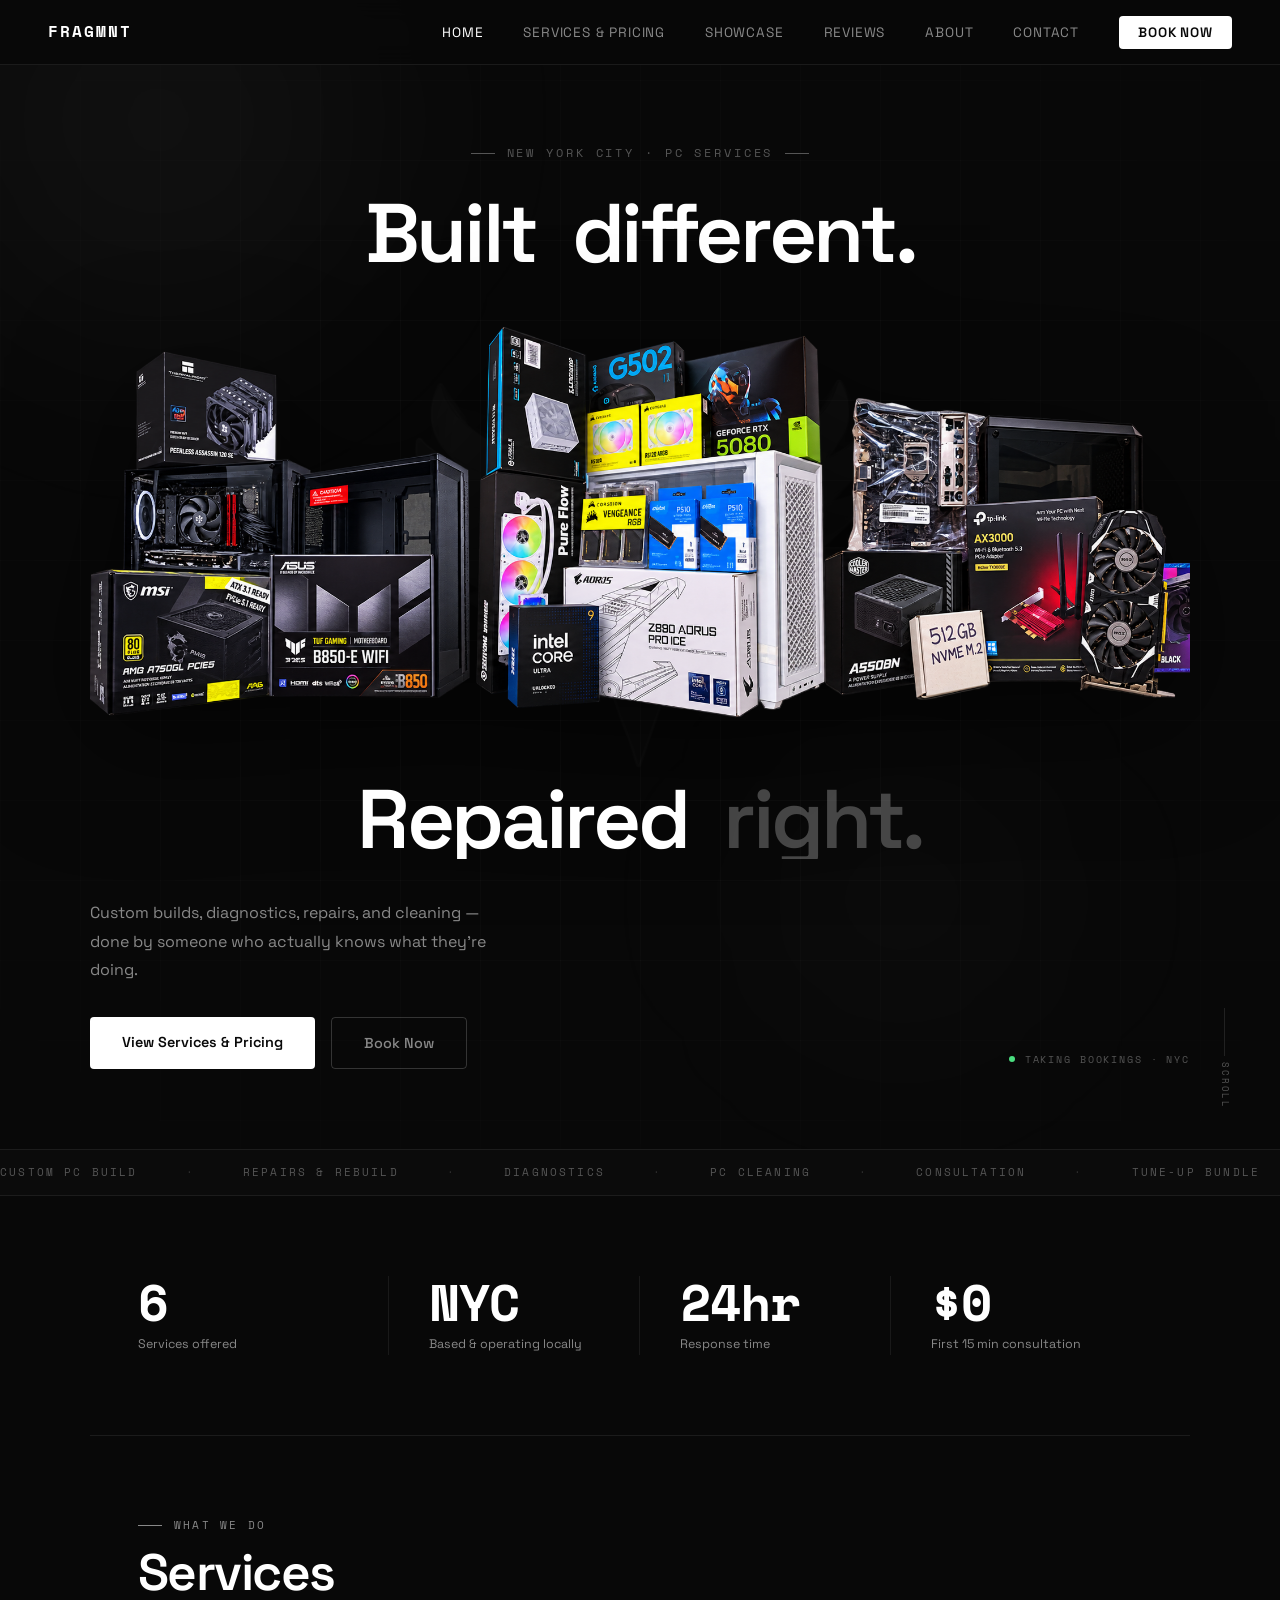
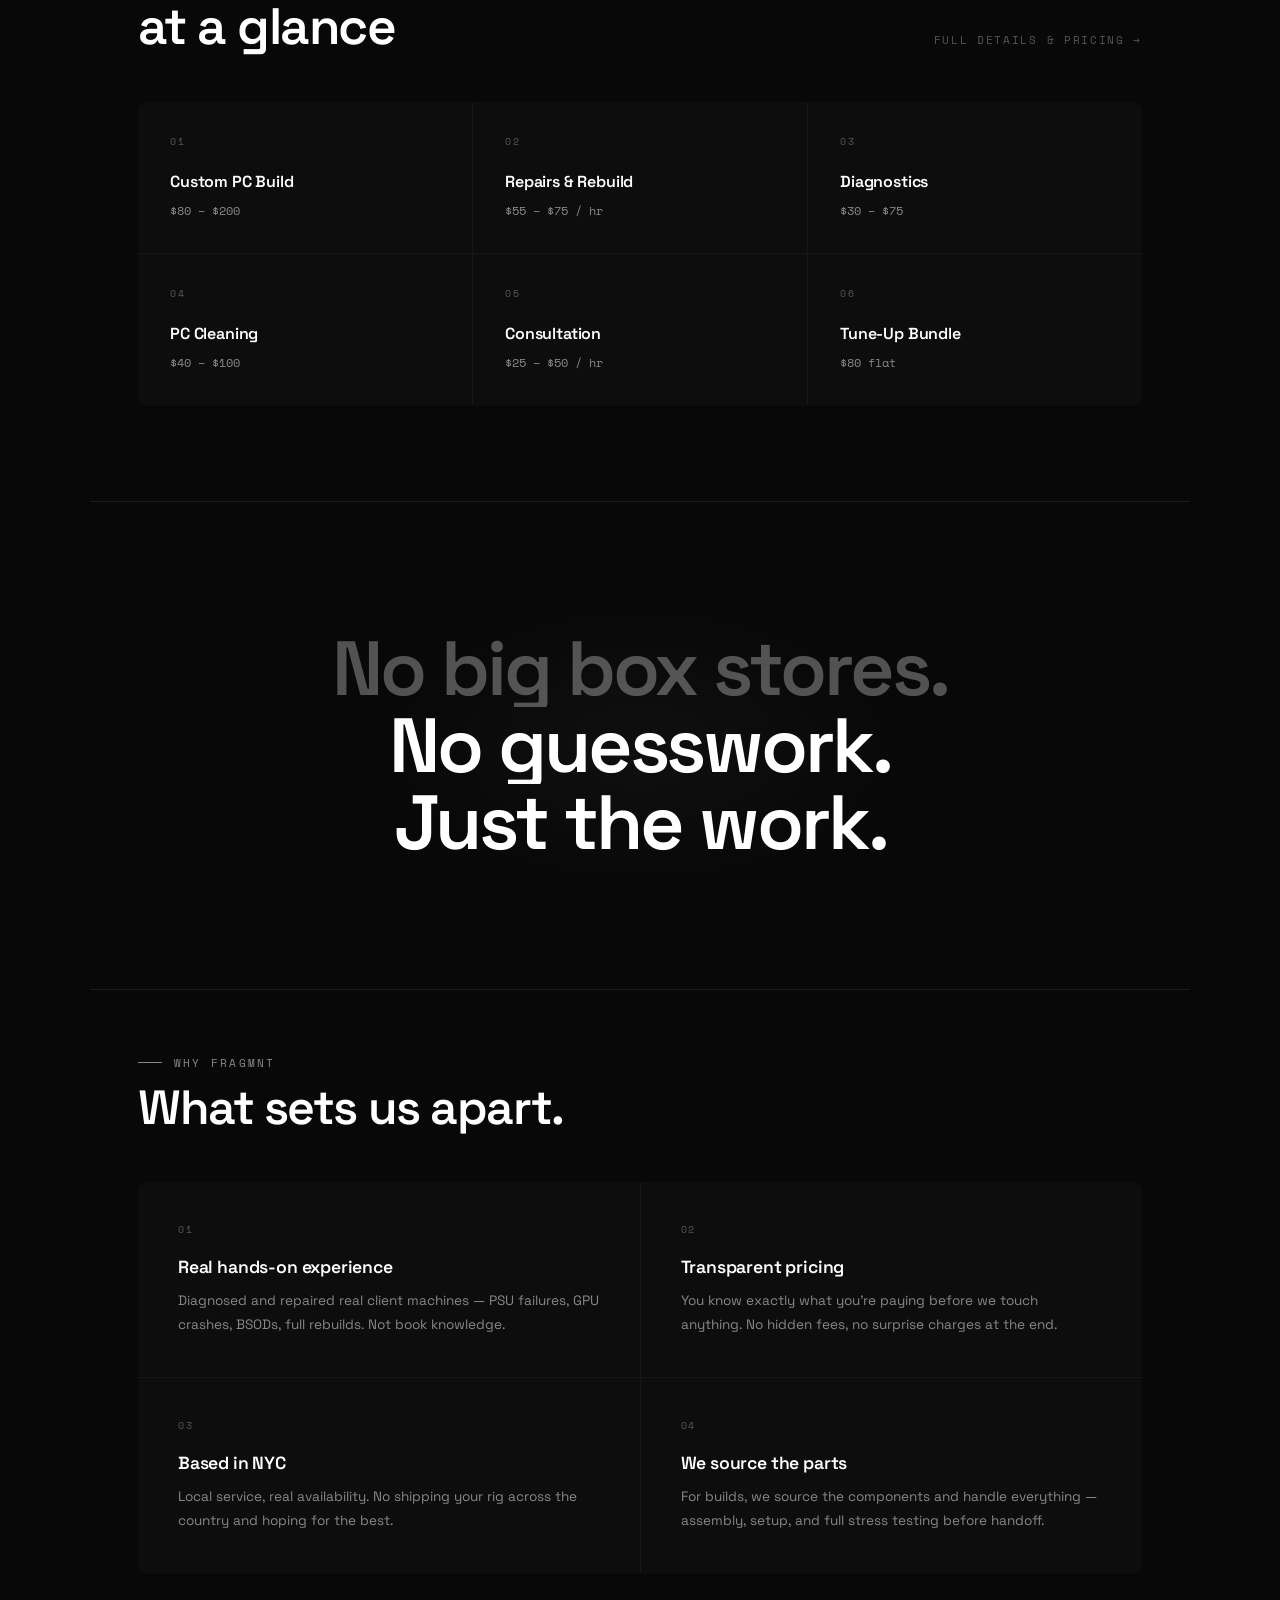
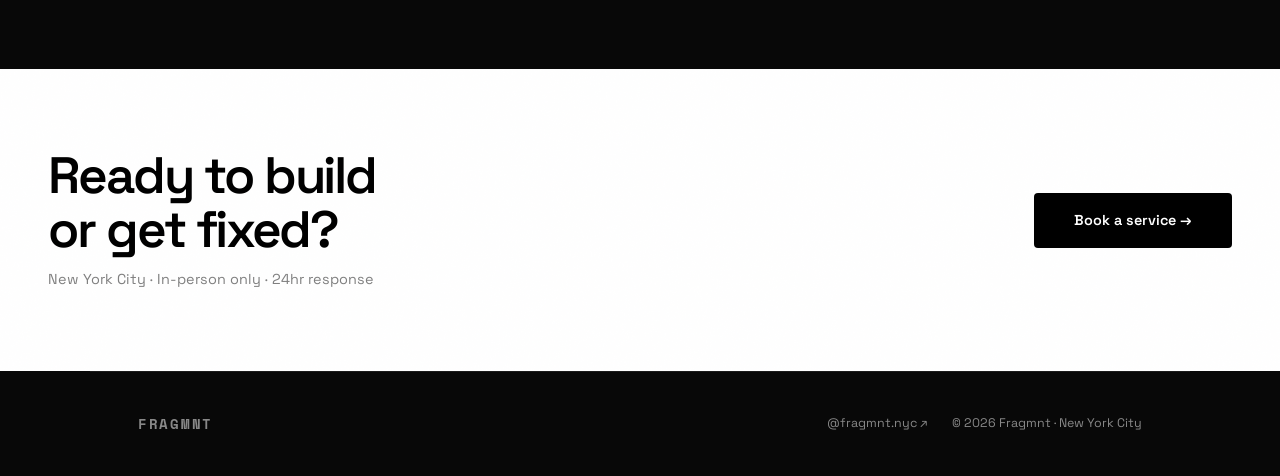
<file: index.html>
<!DOCTYPE html>
<html lang="en">
<head>
<meta charset="UTF-8">
<link rel="icon" type="image/png" href="FRAG1.png">
<meta name="viewport" content="width=device-width, initial-scale=1.0">
<title>FRAGMNT — PC Services NYC</title>
<link rel="stylesheet" href="shared.css">
<script src="shared.js"></script>
<style>
  :root {
    --mono: 'Space Mono', monospace;
    --ash: #888;
    --ash-dim: #555;
    --line: rgba(255,255,255,0.07);
  }

  /* ── HERO ── */
  .hero {
    min-height: 100vh;
    display: flex;
    flex-direction: column;
    justify-content: center;
    padding: 9rem 3rem 5rem;
    position: relative;
    overflow: hidden;
  }

  /* Animated grid background */
  .hero-grid {
    position: absolute;
    inset: 0;
    background-image:
      linear-gradient(rgba(255,255,255,0.025) 1px, transparent 1px),
      linear-gradient(90deg, rgba(255,255,255,0.025) 1px, transparent 1px);
    background-size: 80px 80px;
    mask-image: radial-gradient(ellipse 80% 70% at 50% 50%, black 30%, transparent 100%);
    opacity: 0;
    animation: gridFadeIn 2s ease 0.3s forwards;
  }

  @keyframes gridFadeIn { to { opacity: 1; } }

  /* Glowing orbs */
  .hero-orb {
    position: absolute;
    border-radius: 50%;
    pointer-events: none;
    filter: blur(100px);
    opacity: 0;
  }

  .hero-orb-1 {
    width: 700px; height: 700px;
    background: radial-gradient(circle, rgba(255,255,255,0.055) 0%, transparent 65%);
    top: -20%; left: -15%;
    animation: orbAppear 2s ease 0.5s forwards, orbDrift1 12s ease-in-out infinite 2s;
  }

  .hero-orb-2 {
    width: 500px; height: 500px;
    background: radial-gradient(circle, rgba(255,255,255,0.03) 0%, transparent 65%);
    bottom: 0%; right: 10%;
    animation: orbAppear 2s ease 0.8s forwards, orbDrift2 15s ease-in-out infinite 2s;
  }

  @keyframes orbAppear { to { opacity: 1; } }
  @keyframes orbDrift1 { 0%,100%{transform:translate(0,0)} 50%{transform:translate(50px,40px)} }
  @keyframes orbDrift2 { 0%,100%{transform:translate(0,0)} 50%{transform:translate(-40px,-30px)} }

  /* Watermark logo */
  .hero-watermark {
    position: absolute;
    top: 50%;
    left: 50%;
    transform: translate(-50%, -50%);
    width: clamp(300px, 60vw, 700px);
    opacity: 0;
    filter: grayscale(1);
    pointer-events: none;
    user-select: none;
    animation: wmFade 2.5s ease 0.4s forwards;
  }

  @keyframes wmFade { to { opacity: 0.035; } }

  /* Hero content */
  .hero-content { position: relative; z-index: 2; max-width: 1100px; margin: 0 auto; width: 100%; text-align: center; }

  .hero-eyebrow {
    font-family: var(--mono);
    font-size: 0.72rem;
    letter-spacing: 0.25em;
    text-transform: uppercase;
    color: var(--ash-dim);
    margin: 0 auto 2rem;
    opacity: 0;
    transform: translateY(15px);
    animation: riseIn 0.7s cubic-bezier(.2,.7,.3,1) 0.4s forwards;
    display: flex;
    align-items: center;
    justify-content: center;
    gap: 0.75rem;
    width: fit-content;
  }

  .hero-eyebrow::before,
  .hero-eyebrow::after { content: ''; display: block; width: 24px; height: 1px; background: var(--ash-dim); }

  /* Word-by-word title animation */
  .hero-h1 {
    font-size: clamp(2.6rem, 6.5vw, 6rem);
    font-weight: 600;
    letter-spacing: -0.04em;
    line-height: 0.95;
    color: #fff;
    text-align: center;
  }

  .hero-h1.top { margin-bottom: 1.5rem; }
  .hero-h1.bottom { margin-top: 1.5rem; margin-bottom: 2.5rem; }

  .word-mask {
    display: inline-block;
    overflow: hidden;
    vertical-align: bottom;
  }

  .word-inner {
    display: inline-block;
    opacity: 0;
    transform: translateY(110%);
    animation: wordSlide 0.85s cubic-bezier(.16,1,.3,1) forwards;
  }

  .w1 .word-inner { animation-delay: 0.3s; }
  .w2 .word-inner { animation-delay: 0.45s; }
  .w3 .word-inner { animation-delay: 1.05s; }
  .w4 .word-inner { animation-delay: 1.2s; color: rgba(255,255,255,0.25); }

  /* Parts hero image */
  .hero-image-wrap {
    position: relative;
    width: 100%;
    opacity: 0;
    transform: scale(0.96);
    animation: imgReveal 1s cubic-bezier(.2,.7,.3,1) 0.65s forwards;
    filter: drop-shadow(0 30px 60px rgba(0,0,0,0.6));
  }

  @keyframes imgReveal { to { opacity: 1; transform: scale(1); } }

  .hero-parts-img {
    width: 100%;
    display: block;
  }

  @keyframes wordSlide { to { opacity: 1; transform: translateY(0); } }
  @keyframes riseIn { to { opacity: 1; transform: translateY(0); } }

  .hero-bottom {
    display: flex;
    align-items: flex-end;
    justify-content: space-between;
    gap: 2rem;
    flex-wrap: wrap;
    text-align: left;
    opacity: 0;
    transform: translateY(20px);
    animation: riseIn 0.8s cubic-bezier(.2,.7,.3,1) 1.75s forwards;
  }

  .hero-sub {
    font-size: 1rem;
    color: var(--ash);
    max-width: 400px;
    line-height: 1.8;
    margin-bottom: 2rem;
  }

  .hero-actions { display: flex; gap: 1rem; flex-wrap: wrap; }

  /* Live indicator */
  .hero-live {
    display: flex;
    align-items: center;
    gap: 0.6rem;
    font-family: var(--mono);
    font-size: 0.65rem;
    letter-spacing: 0.18em;
    text-transform: uppercase;
    color: var(--ash-dim);
    flex-shrink: 0;
    align-self: flex-end;
    padding-bottom: 0.1rem;
  }

  .live-dot {
    width: 6px; height: 6px;
    background: #4ade80;
    border-radius: 50%;
    animation: livePulse 2s ease-in-out infinite;
    flex-shrink: 0;
  }

  @keyframes livePulse {
    0%,100% { box-shadow: 0 0 0 0 rgba(74,222,128,0.4); }
    50% { box-shadow: 0 0 0 5px rgba(74,222,128,0); }
  }

  /* Scroll cue */
  .hero-scroll-cue {
    position: absolute;
    bottom: 2.5rem;
    right: 3rem;
    display: flex;
    flex-direction: column;
    align-items: center;
    gap: 0.4rem;
    opacity: 0;
    animation: riseIn 0.6s ease 1.6s forwards;
    z-index: 2;
  }

  .scroll-track {
    width: 1px;
    height: 48px;
    background: rgba(255,255,255,0.1);
    position: relative;
    overflow: hidden;
  }

  .scroll-track::after {
    content: '';
    position: absolute;
    top: -100%;
    left: 0;
    width: 100%;
    height: 100%;
    background: linear-gradient(to bottom, transparent, rgba(255,255,255,0.5), transparent);
    animation: trackScroll 2s ease-in-out infinite 1.8s;
  }

  @keyframes trackScroll { 0%{top:-100%} 100%{top:100%} }

  .scroll-cue-label {
    font-family: var(--mono);
    font-size: 0.58rem;
    letter-spacing: 0.2em;
    text-transform: uppercase;
    color: var(--ash-dim);
    writing-mode: vertical-rl;
  }

  /* ── MARQUEE / TICKER ── */
  .ticker-wrap {
    overflow: hidden;
    border-top: 1px solid var(--line);
    border-bottom: 1px solid var(--line);
    padding: 0.85rem 0;
    background: rgba(255,255,255,0.012);
  }

  .ticker-track {
    display: flex;
    width: max-content;
    gap: 3rem;
    animation: ticker 20s linear infinite;
  }

  .ticker-item {
    font-family: var(--mono);
    font-size: 0.68rem;
    letter-spacing: 0.2em;
    text-transform: uppercase;
    color: var(--ash-dim);
    white-space: nowrap;
    display: flex;
    align-items: center;
    gap: 3rem;
  }

  .ticker-item::after { content: '·'; color: rgba(255,255,255,0.15); }

  @keyframes ticker { 0%{transform:translateX(0)} 100%{transform:translateX(-50%)} }

  /* ── STATS ── */
  .stats-section {
    max-width: 1100px;
    margin: 0 auto;
    padding: 5rem 3rem;
    display: grid;
    grid-template-columns: repeat(4, 1fr);
    gap: 0;
  }

  .stat-block {
    padding: 0 2.5rem;
    border-right: 1px solid var(--line);
    opacity: 0;
    transform: translateY(30px);
    transition: opacity 0.7s cubic-bezier(.2,.7,.3,1), transform 0.7s cubic-bezier(.2,.7,.3,1);
  }

  .stat-block:first-child { padding-left: 0; }
  .stat-block:last-child { border-right: none; }
  .stat-block.in-view { opacity: 1; transform: translateY(0); }
  .stat-block:nth-child(2) { transition-delay: 0.1s; }
  .stat-block:nth-child(3) { transition-delay: 0.2s; }
  .stat-block:nth-child(4) { transition-delay: 0.3s; }

  .stat-num {
    font-family: var(--mono);
    font-size: clamp(2rem, 4vw, 3.5rem);
    font-weight: 700;
    color: #fff;
    line-height: 1;
    margin-bottom: 0.5rem;
    letter-spacing: -0.02em;
  }

  .stat-label { font-size: 0.78rem; color: var(--ash); line-height: 1.6; }

  /* ── SERVICES PREVIEW ── */
  .preview-section {
    max-width: 1100px;
    margin: 0 auto;
    padding: 5rem 3rem 6rem;
  }

  .preview-header {
    display: flex;
    align-items: flex-end;
    justify-content: space-between;
    margin-bottom: 3rem;
    gap: 2rem;
    opacity: 0;
    transform: translateY(20px);
    transition: opacity 0.7s cubic-bezier(.2,.7,.3,1), transform 0.7s cubic-bezier(.2,.7,.3,1);
  }

  .preview-header.in-view { opacity: 1; transform: translateY(0); }

  .preview-header h2 {
    font-size: clamp(2rem, 4vw, 3.5rem);
    font-weight: 600;
    letter-spacing: -0.03em;
    color: #fff;
    line-height: 1.05;
  }

  .preview-header a {
    font-family: var(--mono);
    font-size: 0.7rem;
    letter-spacing: 0.15em;
    text-transform: uppercase;
    color: var(--ash-dim);
    text-decoration: none;
    white-space: nowrap;
    flex-shrink: 0;
    transition: color 0.2s;
    padding-bottom: 0.3rem;
  }

  .preview-header a:hover { color: #fff; }

  /* Service cards */
  .svc-grid {
    display: grid;
    grid-template-columns: repeat(3, 1fr);
    gap: 1px;
    background: rgba(255,255,255,0.06);
    border-radius: 10px;
    overflow: hidden;
    margin-bottom: 0;
  }

  .svc-card {
    background: #0d0d0d;
    padding: 2rem;
    position: relative;
    overflow: hidden;
    cursor: default;
    opacity: 0;
    transform: translateY(40px) scale(0.98);
    transition:
      opacity 0.7s cubic-bezier(.2,.7,.3,1),
      transform 0.7s cubic-bezier(.2,.7,.3,1),
      background 0.3s;
  }

  .svc-card.in-view { opacity: 1; transform: translateY(0) scale(1); }
  .svc-card:nth-child(2) { transition-delay: 0.07s; }
  .svc-card:nth-child(3) { transition-delay: 0.14s; }
  .svc-card:nth-child(4) { transition-delay: 0.21s; }
  .svc-card:nth-child(5) { transition-delay: 0.28s; }
  .svc-card:nth-child(6) { transition-delay: 0.35s; }

  /* Shimmer on hover */
  .svc-card::before {
    content: '';
    position: absolute;
    inset: 0;
    background: linear-gradient(135deg, rgba(255,255,255,0) 0%, rgba(255,255,255,0.04) 50%, rgba(255,255,255,0) 100%);
    opacity: 0;
    transition: opacity 0.5s;
  }

  .svc-card:hover { background: #131313; }
  .svc-card:hover::before { opacity: 1; }

  .svc-card-num {
    font-family: var(--mono);
    font-size: 0.6rem;
    letter-spacing: 0.2em;
    color: var(--ash-dim);
    margin-bottom: 1.25rem;
    transition: color 0.3s;
  }

  .svc-card:hover .svc-card-num { color: var(--ash); }

  .svc-card-name {
    font-size: 1rem;
    font-weight: 600;
    color: #fff;
    margin-bottom: 0.4rem;
    letter-spacing: -0.01em;
  }

  .svc-card-price {
    font-family: var(--mono);
    font-size: 0.78rem;
    color: var(--ash);
    transition: color 0.3s;
  }

  .svc-card:hover .svc-card-price { color: rgba(255,255,255,0.6); }

  /* Arrow that appears on hover */
  .svc-card-arrow {
    position: absolute;
    bottom: 1.5rem;
    right: 1.5rem;
    font-size: 0.85rem;
    color: rgba(255,255,255,0.15);
    transform: translate(4px, 4px);
    opacity: 0;
    transition: opacity 0.3s, transform 0.3s, color 0.3s;
  }

  .svc-card:hover .svc-card-arrow {
    opacity: 1;
    transform: translate(0, 0);
    color: rgba(255,255,255,0.4);
  }

  /* ── FULL WIDTH STATEMENT ── */
  .statement {
    padding: 8rem 3rem;
    text-align: center;
    position: relative;
    overflow: hidden;
  }

  .statement-glow {
    position: absolute;
    top: 50%;
    left: 50%;
    transform: translate(-50%, -50%);
    width: 600px;
    height: 300px;
    background: radial-gradient(ellipse, rgba(255,255,255,0.04) 0%, transparent 70%);
    pointer-events: none;
    filter: blur(40px);
  }

  .statement-line {
    display: block;
    overflow: hidden;
  }

  .statement-line span {
    display: block;
    font-size: clamp(2.5rem, 6vw, 6.5rem);
    font-weight: 600;
    letter-spacing: -0.04em;
    line-height: 1;
    color: #fff;
    opacity: 0;
    transform: translateY(70px);
    transition: opacity 0.9s cubic-bezier(.16,1,.3,1), transform 0.9s cubic-bezier(.16,1,.3,1);
  }

  .statement-line:nth-child(2) span { transition-delay: 0.12s; color: rgba(255,255,255,0.3); }
  .statement-line:nth-child(3) span { transition-delay: 0.24s; }

  .statement.in-view .statement-line span { opacity: 1; transform: translateY(0); }

  /* ── WHY US ── */
  .why-section {
    max-width: 1100px;
    margin: 0 auto;
    padding: 4rem 3rem 6rem;
  }

  .why-grid {
    display: grid;
    grid-template-columns: repeat(2, 1fr);
    gap: 1px;
    background: rgba(255,255,255,0.06);
    border-radius: 10px;
    overflow: hidden;
  }

  .why-item {
    background: #0d0d0d;
    padding: 2.5rem;
    opacity: 0;
    transform: translateX(-30px);
    transition: opacity 0.7s cubic-bezier(.2,.7,.3,1), transform 0.7s cubic-bezier(.2,.7,.3,1), background 0.3s;
  }

  .why-item:nth-child(even) { transform: translateX(30px); }
  .why-item.in-view { opacity: 1; transform: translateX(0); }
  .why-item:nth-child(2) { transition-delay: 0.1s; }
  .why-item:nth-child(3) { transition-delay: 0.15s; }
  .why-item:nth-child(4) { transition-delay: 0.25s; }
  .why-item:hover { background: #131313; }

  .why-num {
    font-family: var(--mono);
    font-size: 0.6rem;
    letter-spacing: 0.2em;
    color: var(--ash-dim);
    margin-bottom: 1rem;
  }

  .why-heading { font-size: 1.1rem; font-weight: 600; color: #fff; margin-bottom: 0.5rem; letter-spacing: -0.01em; }
  .why-body { font-size: 0.85rem; color: var(--ash); line-height: 1.75; }

  /* ── CTA BAND ── */
  .cta-band {
    background: #fff;
    padding: 5rem 3rem;
    display: flex;
    align-items: center;
    justify-content: space-between;
    gap: 2rem;
    flex-wrap: wrap;
    overflow: hidden;
    position: relative;
    opacity: 0;
    transform: translateY(30px);
    transition: opacity 0.9s cubic-bezier(.2,.7,.3,1), transform 0.9s cubic-bezier(.2,.7,.3,1);
  }

  .cta-band.in-view { opacity: 1; transform: translateY(0); }

  /* Animated noise texture */
  .cta-band::before {
    content: '';
    position: absolute;
    inset: 0;
    background-image: url("data:image/svg+xml,%3Csvg viewBox='0 0 256 256' xmlns='http://www.w3.org/2000/svg'%3E%3Cfilter id='noise'%3E%3CfeTurbulence type='fractalNoise' baseFrequency='0.9' numOctaves='4' stitchTiles='stitch'/%3E%3C/filter%3E%3Crect width='100%25' height='100%25' filter='url(%23noise)' opacity='0.03'/%3E%3C/svg%3E");
    pointer-events: none;
    opacity: 0.5;
  }

  .cta-band-left { position: relative; z-index: 1; }

  .cta-band h2 {
    font-size: clamp(2rem, 4vw, 3.5rem);
    font-weight: 600;
    letter-spacing: -0.04em;
    color: #000;
    line-height: 1.05;
    margin-bottom: 0.75rem;
  }

  .cta-band p { font-size: 0.9rem; color: rgba(0,0,0,0.5); }

  .cta-band-btn {
    background: #000;
    color: #fff;
    border: none;
    padding: 1rem 2.5rem;
    border-radius: 4px;
    font-family: 'Space Grotesk', sans-serif;
    font-size: 0.9rem;
    font-weight: 600;
    cursor: pointer;
    text-decoration: none;
    display: inline-block;
    transition: opacity 0.2s, transform 0.2s;
    position: relative;
    z-index: 1;
    flex-shrink: 0;
  }

  .cta-band-btn:hover { opacity: 0.85; transform: translateY(-1px); }

  /* ── RESPONSIVE ── */
  @media(max-width: 768px) {
    .hero { padding: 7.5rem 1.5rem 4rem; }
    .hero-h1.top { margin-bottom: 1rem; }
    .hero-h1.bottom { margin-top: 1rem; margin-bottom: 2rem; }
    .hero-bottom { text-align: center; justify-content: center; }
    .hero-bottom > div:first-child { width: 100%; }
    .hero-sub { margin-left: auto; margin-right: auto; }
    .hero-actions { justify-content: center; }
    .hero-live { align-self: center; }
    .hero-scroll-cue { right: 1.5rem; }
    .stats-section { grid-template-columns: repeat(2, 1fr); padding: 3rem 1.5rem; gap: 2rem; }
    .stat-block { padding: 0; border-right: none; }
    .svc-grid { grid-template-columns: 1fr 1fr; }
    .why-grid { grid-template-columns: 1fr; }
    .preview-section, .why-section { padding: 4rem 1.5rem; }
    .statement { padding: 5rem 1.5rem; }
    .cta-band { padding: 3.5rem 1.5rem; }
    .preview-header { flex-direction: column; align-items: flex-start; }
  }
</style>
</head>
<body>

<!-- ── HERO ── -->
<div class="hero">
  <div class="hero-grid"></div>
  <div class="hero-orb hero-orb-1"></div>
  <div class="hero-orb hero-orb-2"></div>
  <img src="FRAG1.png" class="hero-watermark" alt="" aria-hidden="true">

  <div class="hero-content">
    <p class="hero-eyebrow">New York City · PC Services</p>

    <h1 class="hero-h1 top">
      <span class="word-mask w1"><span class="word-inner">Built</span></span>&nbsp;
      <span class="word-mask w2"><span class="word-inner">different.</span></span>
    </h1>

    <div class="hero-image-wrap">
      <img src="parts-hero.png" class="hero-parts-img" alt="Fragmnt PC building parts — motherboards, GPUs, cases, cooling and components">
    </div>

    <h1 class="hero-h1 bottom">
      <span class="word-mask w3"><span class="word-inner">Repaired</span></span>&nbsp;
      <span class="word-mask w4"><span class="word-inner">right.</span></span>
    </h1>

    <div class="hero-bottom">
      <div>
        <p class="hero-sub">Custom builds, diagnostics, repairs, and cleaning — done by someone who actually knows what they're doing.</p>
        <div class="hero-actions">
          <a href="services.html" class="btn-primary">View Services & Pricing</a>
          <a href="book.html" class="btn-ghost">Book Now</a>
        </div>
      </div>
      <div class="hero-live">
        <div class="live-dot"></div>
        Taking bookings · NYC
      </div>
    </div>
  </div>

  <div class="hero-scroll-cue">
    <div class="scroll-track"></div>
    <span class="scroll-cue-label">Scroll</span>
  </div>
</div>

<!-- ── TICKER ── -->
<div class="ticker-wrap">
  <div class="ticker-track">
    <span class="ticker-item">Custom PC Build</span>
    <span class="ticker-item">Repairs & Rebuild</span>
    <span class="ticker-item">Diagnostics</span>
    <span class="ticker-item">PC Cleaning</span>
    <span class="ticker-item">Consultation</span>
    <span class="ticker-item">Tune-Up Bundle</span>
    <span class="ticker-item">Based in NYC</span>
    <span class="ticker-item">No Hidden Fees</span>
    <span class="ticker-item">Custom PC Build</span>
    <span class="ticker-item">Repairs & Rebuild</span>
    <span class="ticker-item">Diagnostics</span>
    <span class="ticker-item">PC Cleaning</span>
    <span class="ticker-item">Consultation</span>
    <span class="ticker-item">Tune-Up Bundle</span>
    <span class="ticker-item">Based in NYC</span>
    <span class="ticker-item">No Hidden Fees</span>
  </div>
</div>

<!-- ── STATS ── -->
<div class="stats-section">
  <div class="stat-block">
    <div class="stat-num">6</div>
    <div class="stat-label">Services offered</div>
  </div>
  <div class="stat-block">
    <div class="stat-num">NYC</div>
    <div class="stat-label">Based & operating locally</div>
  </div>
  <div class="stat-block">
    <div class="stat-num">24hr</div>
    <div class="stat-label">Response time</div>
  </div>
  <div class="stat-block">
    <div class="stat-num">$0</div>
    <div class="stat-label">First 15 min consultation</div>
  </div>
</div>

<div class="divider"></div>

<!-- ── SERVICES PREVIEW ── -->
<div class="preview-section">
  <div class="preview-header">
    <div>
      <p class="section-label">What we do</p>
      <h2>Services<br>at a glance</h2>
    </div>
    <a href="services.html">Full details & pricing →</a>
  </div>

  <div class="svc-grid">
    <div class="svc-card">
      <div class="svc-card-num">01</div>
      <div class="svc-card-name">Custom PC Build</div>
      <div class="svc-card-price">$80 – $200</div>
      <div class="svc-card-arrow">→</div>
    </div>
    <div class="svc-card">
      <div class="svc-card-num">02</div>
      <div class="svc-card-name">Repairs & Rebuild</div>
      <div class="svc-card-price">$55 – $75 / hr</div>
      <div class="svc-card-arrow">→</div>
    </div>
    <div class="svc-card">
      <div class="svc-card-num">03</div>
      <div class="svc-card-name">Diagnostics</div>
      <div class="svc-card-price">$30 – $75</div>
      <div class="svc-card-arrow">→</div>
    </div>
    <div class="svc-card">
      <div class="svc-card-num">04</div>
      <div class="svc-card-name">PC Cleaning</div>
      <div class="svc-card-price">$40 – $100</div>
      <div class="svc-card-arrow">→</div>
    </div>
    <div class="svc-card">
      <div class="svc-card-num">05</div>
      <div class="svc-card-name">Consultation</div>
      <div class="svc-card-price">$25 – $50 / hr</div>
      <div class="svc-card-arrow">→</div>
    </div>
    <div class="svc-card">
      <div class="svc-card-num">06</div>
      <div class="svc-card-name">Tune-Up Bundle</div>
      <div class="svc-card-price">$80 flat</div>
      <div class="svc-card-arrow">→</div>
    </div>
  </div>
</div>

<!-- ── STATEMENT ── -->
<div class="divider"></div>
<div class="statement">
  <div class="statement-glow"></div>
  <span class="statement-line"><span>No big box stores.</span></span>
  <span class="statement-line"><span>No guesswork.</span></span>
  <span class="statement-line"><span>Just the work.</span></span>
</div>
<div class="divider"></div>

<!-- ── WHY US ── -->
<div class="why-section">
  <div style="margin-bottom:3rem;opacity:0;transform:translateY(20px);transition:all 0.7s cubic-bezier(.2,.7,.3,1);" class="why-header">
    <p class="section-label">Why Fragmnt</p>
    <h2 style="font-size:clamp(2rem,4vw,3rem);font-weight:600;letter-spacing:-0.03em;color:#fff;line-height:1.05;">What sets us apart.</h2>
  </div>
  <div class="why-grid">
    <div class="why-item">
      <div class="why-num">01</div>
      <div class="why-heading">Real hands-on experience</div>
      <div class="why-body">Diagnosed and repaired real client machines — PSU failures, GPU crashes, BSODs, full rebuilds. Not book knowledge.</div>
    </div>
    <div class="why-item">
      <div class="why-num">02</div>
      <div class="why-heading">Transparent pricing</div>
      <div class="why-body">You know exactly what you're paying before we touch anything. No hidden fees, no surprise charges at the end.</div>
    </div>
    <div class="why-item">
      <div class="why-num">03</div>
      <div class="why-heading">Based in NYC</div>
      <div class="why-body">Local service, real availability. No shipping your rig across the country and hoping for the best.</div>
    </div>
    <div class="why-item">
      <div class="why-num">04</div>
      <div class="why-heading">We source the parts</div>
      <div class="why-body">For builds, we source the components and handle everything — assembly, setup, and full stress testing before handoff.</div>
    </div>
  </div>
</div>

<!-- ── CTA BAND ── -->
<div class="cta-band">
  <div class="cta-band-left">
    <h2>Ready to build<br>or get fixed?</h2>
    <p>New York City · In-person only · 24hr response</p>
  </div>
  <a href="book.html" class="cta-band-btn">Book a service →</a>
</div>

<script>
function checkAll() {
  const vh = window.innerHeight;

  // Stat blocks
  document.querySelectorAll('.stat-block').forEach((el, i) => {
    const r = el.getBoundingClientRect();
    if (r.top < vh * 0.9 && r.bottom > 0) setTimeout(() => el.classList.add('in-view'), i * 100);
  });

  // Preview header
  const ph = document.querySelector('.preview-header');
  if (ph) { const r = ph.getBoundingClientRect(); if (r.top < vh * 0.88) ph.classList.add('in-view'); }

  // Service cards
  document.querySelectorAll('.svc-card').forEach((el, i) => {
    const r = el.getBoundingClientRect();
    if (r.top < vh * 0.9 && r.bottom > 0) setTimeout(() => el.classList.add('in-view'), i * 70);
  });

  // Statement
  const stmt = document.querySelector('.statement');
  if (stmt) { const r = stmt.getBoundingClientRect(); if (r.top < vh * 0.85) stmt.classList.add('in-view'); }

  // Why header
  const wh = document.querySelector('.why-header');
  if (wh) {
    const r = wh.getBoundingClientRect();
    if (r.top < vh * 0.88) { wh.style.opacity='1'; wh.style.transform='translateY(0)'; }
  }

  // Why items
  document.querySelectorAll('.why-item').forEach((el, i) => {
    const r = el.getBoundingClientRect();
    if (r.top < vh * 0.9 && r.bottom > 0) setTimeout(() => el.classList.add('in-view'), i * 100);
  });

  // CTA band
  const cta = document.querySelector('.cta-band');
  if (cta) { const r = cta.getBoundingClientRect(); if (r.top < vh * 0.9) cta.classList.add('in-view'); }
}

window.addEventListener('scroll', checkAll, { passive: true });
setTimeout(checkAll, 200);
</script>
</body>
</html>
</file>
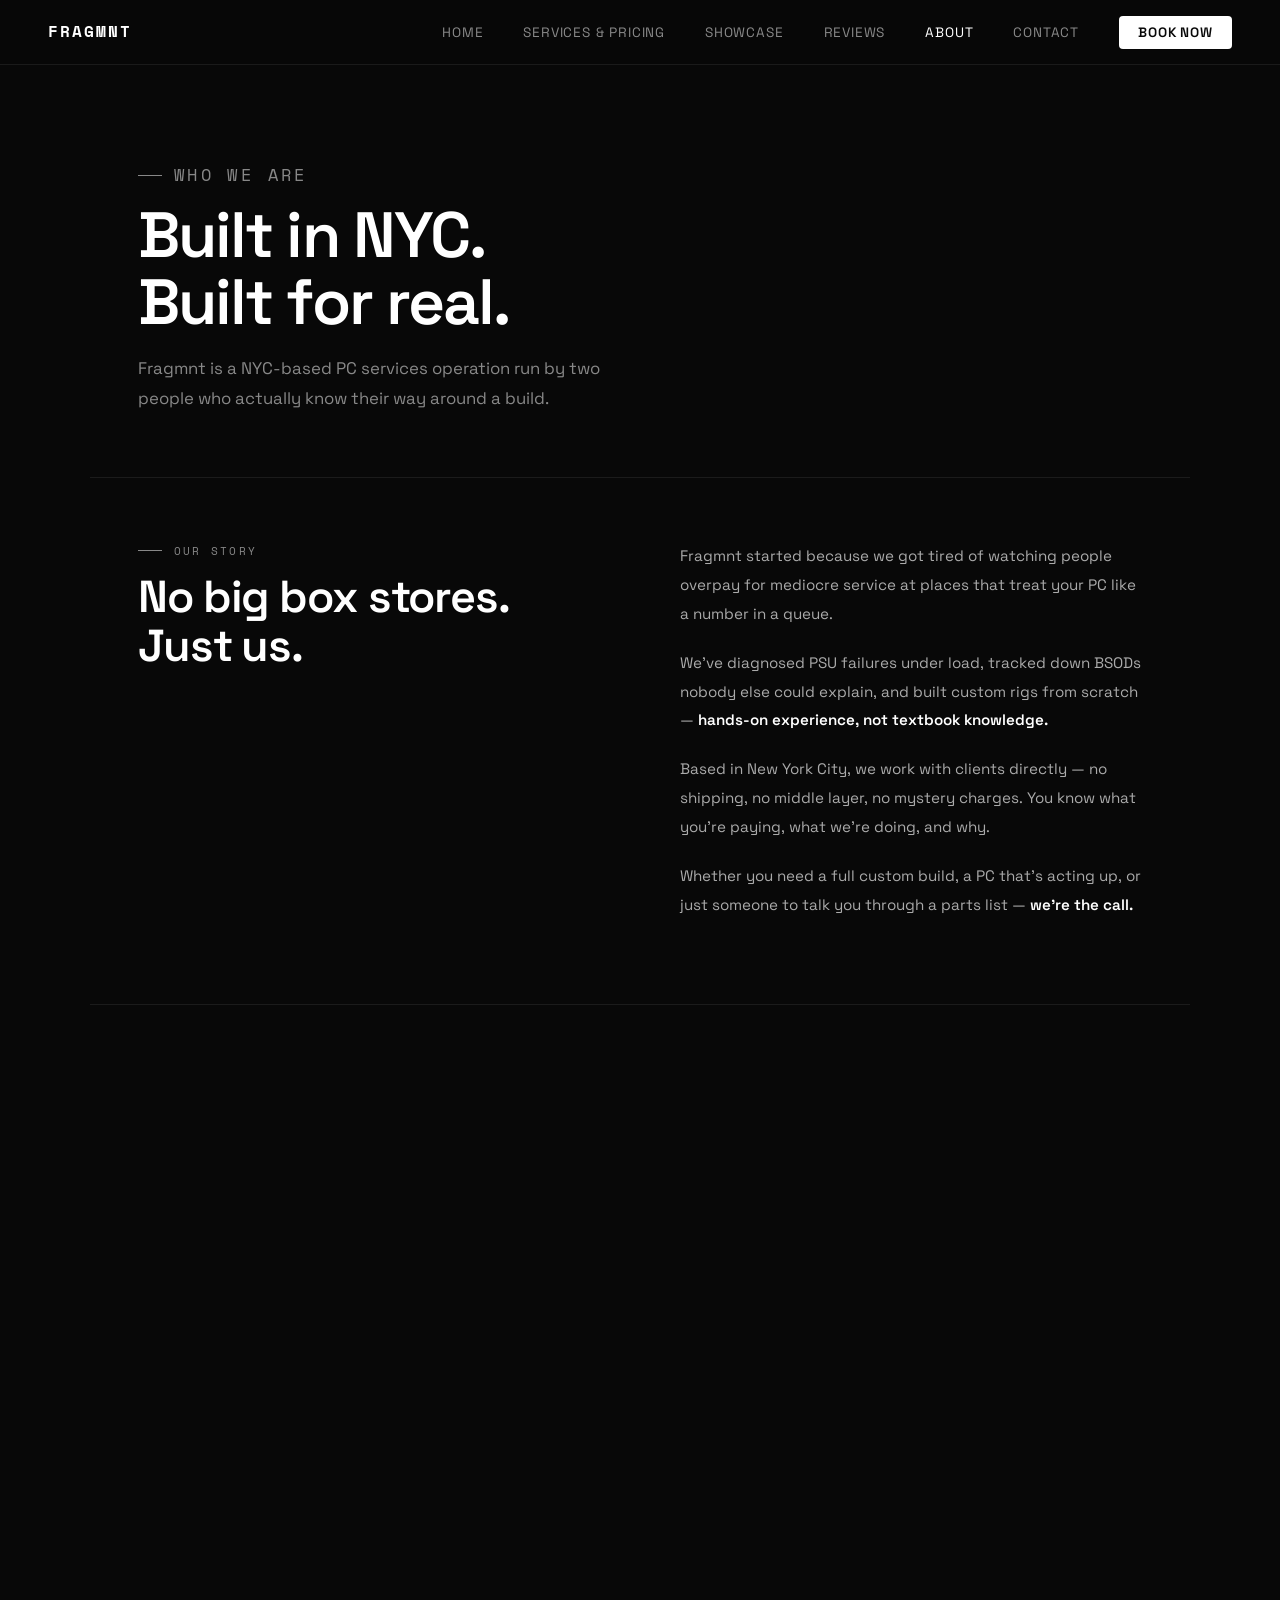
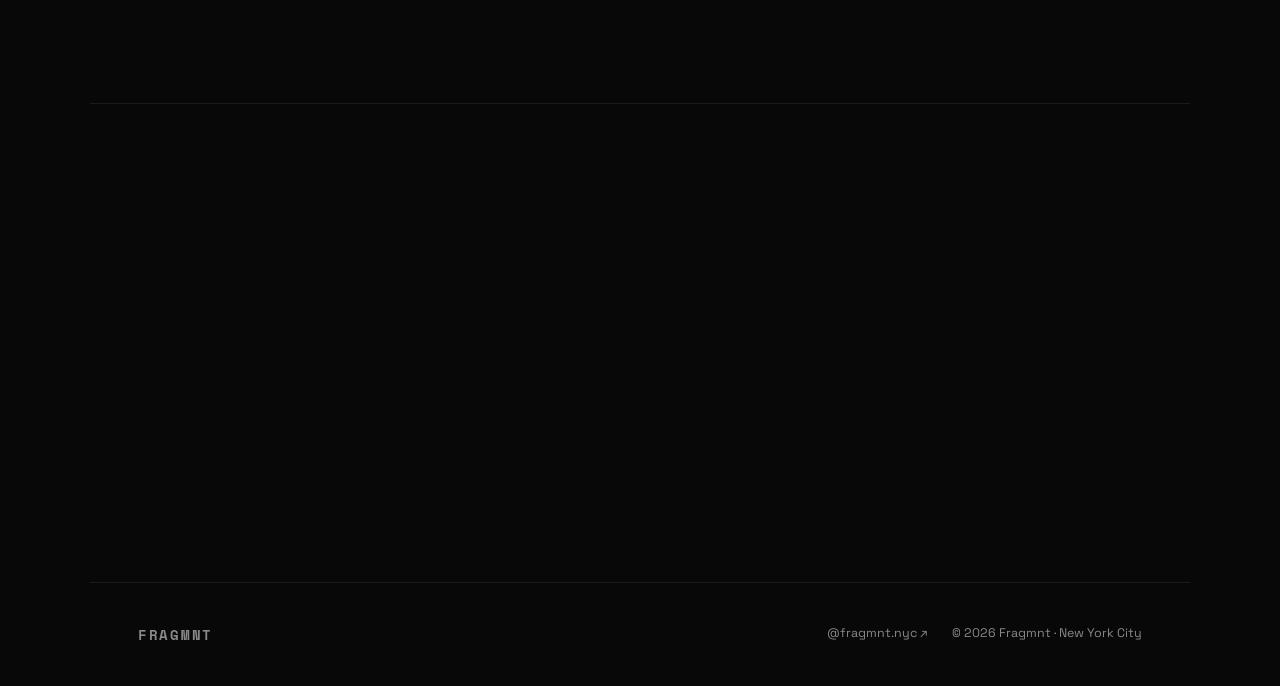
<file: about.html>
<!DOCTYPE html>
<html lang="en">
<head>
<meta charset="UTF-8">
<link rel="icon" type="image/png" href="FRAG1.png">
<meta name="viewport" content="width=device-width, initial-scale=1.0">
<title>About — FRAGMNT</title>
<link rel="stylesheet" href="shared.css">
<script src="shared.js"></script>
<style>
  .page-hero{padding:10rem 3rem 4rem;max-width:1100px;margin:0 auto;}
  .page-hero h1{font-size:clamp(2.5rem,5vw,4.5rem);font-weight:600;letter-spacing:-0.03em;color:#fff;line-height:1.05;margin-bottom:1rem;}
  .page-hero p{font-size:1.05rem;color:#888;max-width:520px;line-height:1.8;}

  .story-section{max-width:1100px;margin:0 auto;padding:4rem 3rem;}
  .story-grid{display:grid;grid-template-columns:1fr 1fr;gap:5rem;align-items:start;}
  .story-body p{font-size:0.95rem;color:#aaa;line-height:1.9;margin-bottom:1.25rem;}
  .story-body p strong{color:#fff;font-weight:600;}

  .team-section{max-width:1100px;margin:0 auto;padding:4rem 3rem 6rem;}
  .team-grid{display:grid;grid-template-columns:repeat(auto-fit,minmax(280px,1fr));gap:1.5rem;}
  .team-card{background:#111;border:1px solid rgba(255,255,255,0.08);border-radius:8px;padding:2rem;transition:border-color 0.2s;}
  .team-card:hover{border-color:rgba(255,255,255,0.18);}
  .team-avatar{width:48px;height:48px;border-radius:50%;background:rgba(255,255,255,0.06);border:1px solid rgba(255,255,255,0.12);display:flex;align-items:center;justify-content:center;font-family:'Space Mono',monospace;font-size:0.85rem;font-weight:700;color:#fff;margin-bottom:1.25rem;letter-spacing:0.05em;}
  .team-name{font-size:1rem;font-weight:600;color:#fff;margin-bottom:0.3rem;}
  .team-role{font-size:0.75rem;font-family:'Space Mono',monospace;letter-spacing:0.1em;text-transform:uppercase;color:#888;margin-bottom:1rem;}
  .team-bio{font-size:0.85rem;color:#888;line-height:1.7;margin-bottom:1.25rem;}
  .team-email{font-size:0.8rem;color:#888;text-decoration:none;border-bottom:1px solid rgba(255,255,255,0.12);padding-bottom:0.1rem;transition:color 0.2s,border-color 0.2s;}
  .team-email:hover{color:#fff;border-color:rgba(255,255,255,0.4);}

  .values-section{max-width:1100px;margin:0 auto;padding:4rem 3rem 6rem;}
  .values-grid{display:grid;grid-template-columns:repeat(auto-fit,minmax(220px,1fr));gap:2.5rem;}
  .value-item{}
  .value-num{font-family:'Space Mono',monospace;font-size:0.7rem;color:#555;letter-spacing:0.15em;margin-bottom:0.75rem;}
  .value-heading{font-size:1rem;font-weight:600;color:#fff;margin-bottom:0.5rem;}
  .value-body{font-size:0.875rem;color:#888;line-height:1.7;}

  @media(max-width:768px){
    .page-hero{padding:8rem 1.5rem 3rem;}
    .story-section{padding:3rem 1.5rem;}
    .story-grid{grid-template-columns:1fr;gap:2.5rem;}
    .team-section,.values-section{padding:3rem 1.5rem 5rem;}
  }

  /* ── SPLIT SCROLL EFFECT ── */
  .split-block {
    transition: opacity 0.6s cubic-bezier(.4,0,.2,1), transform 0.6s cubic-bezier(.4,0,.2,1);
    will-change: transform, opacity;
    opacity: 0;
  }

  .split-block.split-left {
    transform: translateX(-80px);
  }

  .split-block.split-right {
    transform: translateX(80px);
  }

  .split-block.in-view {
    opacity: 1;
    transform: translateX(0);
  }
</style>
</head>
<body>

<div class="page-hero split-block split-left">
  <p class="section-label">Who we are</p>
  <h1>Built in NYC.<br>Built for real.</h1>
  <p>Fragmnt is a NYC-based PC services operation run by two people who actually know their way around a build.</p>
</div>

<div class="divider"></div>

<div class="story-section">
  <div class="story-grid">
    <div class="split-block split-left">
      <p class="section-label">Our story</p>
      <h2 class="section-title">No big box stores.<br>Just us.</h2>
    </div>
    <div class="story-body split-block split-right">
      <p>Fragmnt started because we got tired of watching people overpay for mediocre service at places that treat your PC like a number in a queue.</p>
      <p>We've diagnosed PSU failures under load, tracked down BSODs nobody else could explain, and built custom rigs from scratch — <strong>hands-on experience, not textbook knowledge.</strong></p>
      <p>Based in New York City, we work with clients directly — no shipping, no middle layer, no mystery charges. You know what you're paying, what we're doing, and why.</p>
      <p>Whether you need a full custom build, a PC that's acting up, or just someone to talk you through a parts list — <strong>we're the call.</strong></p>
    </div>
  </div>
</div>

<div class="divider"></div>

<div class="team-section">
  <p class="section-label split-block split-left">The team</p>
  <h2 class="section-title split-block split-right">Who you're working with</h2>
  <div class="team-grid">
    <div class="team-card split-block split-left">
      <div class="team-avatar">MB</div>
      <p class="team-name">Maximus Bhuiyan</p>
      <p class="team-role">Founder · Chief Technician, Rig Architect & Consultant</p>
      <p class="team-bio">Hands-on expertise in custom PC builds, hardware diagnostics, and full system rehabilitation. Experienced in tracing component-level failures — PSU, GPU, RAM, thermal — and resolving them efficiently. Builds engineered for performance, longevity, and clean execution. Currently pursuing engineering through the Columbia 3-2 program at CUNY Queens College.</p>
      <a href="mailto:maximus.bhuiyan06@gmail.com" class="team-email">maximus.bhuiyan06@gmail.com</a>
    </div>
    <div class="team-card split-block split-right">
      <div class="team-avatar">JH</div>
      <p class="team-name">Junayed Haider</p>
      <p class="team-role">Founder</p>
      <p class="team-bio">TBD</p>
      <a href="mailto:jrediah.inquiries@gmail.com" class="team-email">jrediah.inquiries@gmail.com</a>
    </div>
  </div>
</div>

<div class="divider"></div>

<div class="values-section">
  <p class="section-label split-block split-left">How we operate</p>
  <h2 class="section-title split-block split-right">What makes us different</h2>
  <div class="values-grid">
    <div class="value-item split-block split-left">
      <p class="value-num">01</p>
      <p class="value-heading">Real experience</p>
      <p class="value-body">We've diagnosed and repaired real machines — PSU failures, GPU crashes, BSODs, full rebuilds. Not theory. Actual work.</p>
    </div>
    <div class="value-item split-block split-right">
      <p class="value-num">02</p>
      <p class="value-heading">Transparent pricing</p>
      <p class="value-body">You know what you're paying before we touch anything. No hidden fees, no surprise invoices at the end.</p>
    </div>
    <div class="value-item split-block split-left">
      <p class="value-num">03</p>
      <p class="value-heading">Local to NYC</p>
      <p class="value-body">In-person service only. We're not shipping your rig anywhere — you deal with us directly, start to finish.</p>
    </div>
    <div class="value-item split-block split-right">
      <p class="value-num">04</p>
      <p class="value-heading">You own the parts</p>
      <p class="value-body">For builds, we source the components. We handle assembly and setup — and you stay in control of your budget.</p>
    </div>
  </div>
</div>

<script>
const blocks = document.querySelectorAll('.split-block');

function checkBlocks() {
  const vh = window.innerHeight;
  blocks.forEach(el => {
    const rect = el.getBoundingClientRect();
    const inView = rect.top < vh * 0.88 && rect.bottom > vh * 0.12;
    if (inView) {
      el.classList.add('in-view');
    } else {
      el.classList.remove('in-view');
    }
  });
}

// Run on scroll and on load
window.addEventListener('scroll', checkBlocks, { passive: true });
window.addEventListener('resize', checkBlocks, { passive: true });
// Small delay so nav is injected first
setTimeout(checkBlocks, 100);
// nav auto-injected by shared.js
</script>
</body>
</html>
</file>
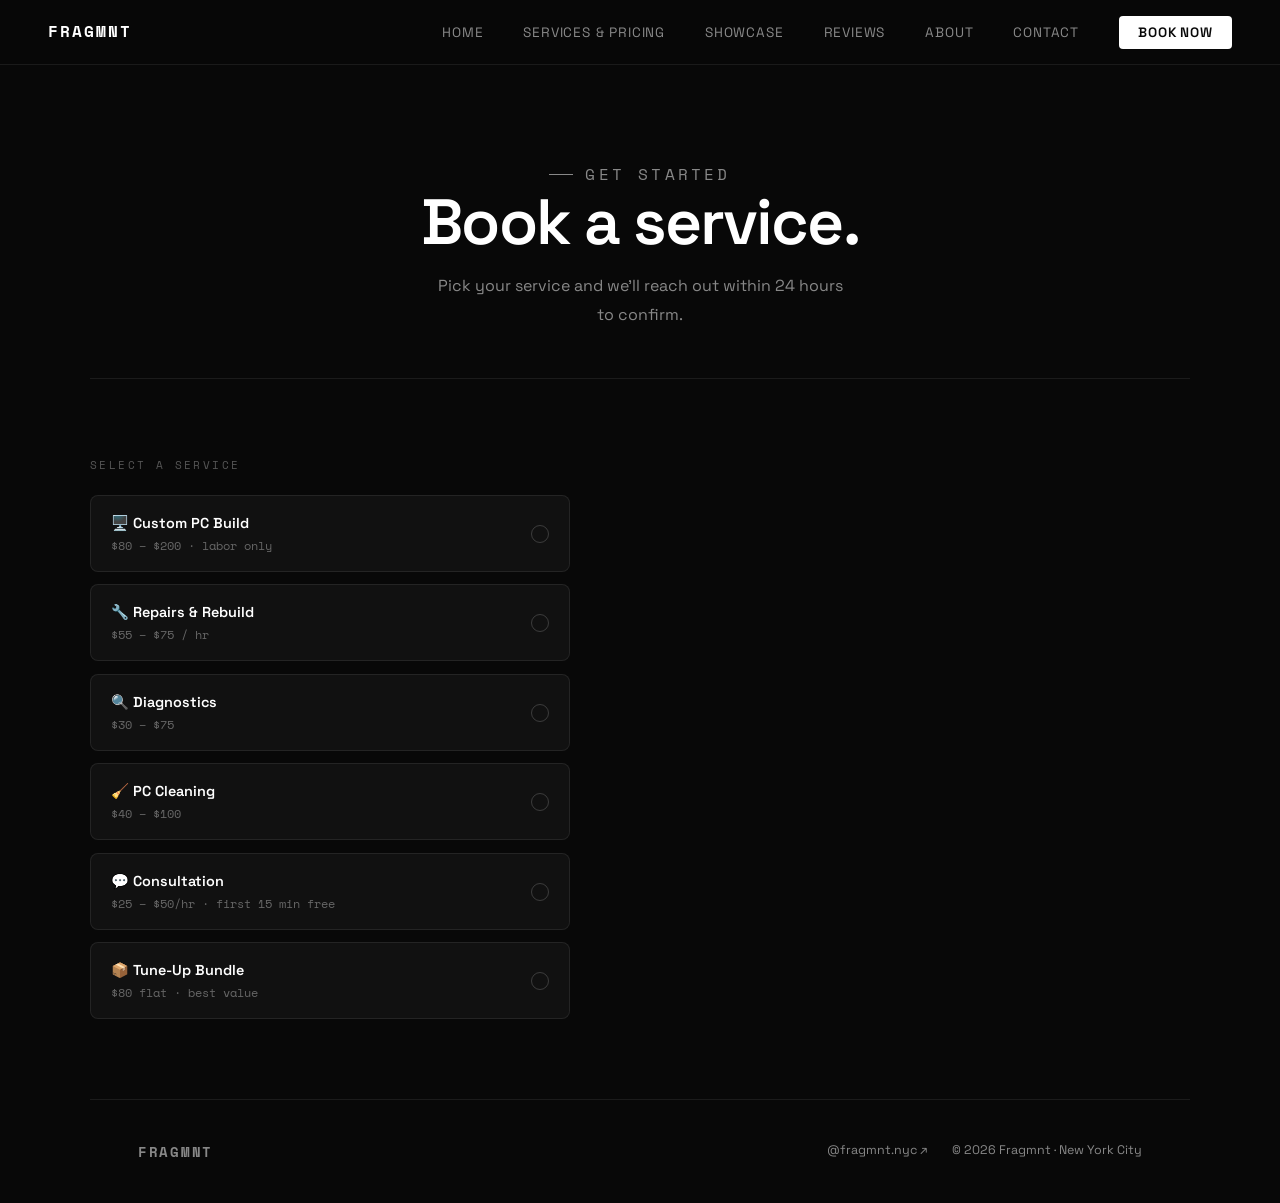
<file: book.html>
<!DOCTYPE html>
<html lang="en">
<head>
<meta charset="UTF-8">
<link rel="icon" type="image/png" href="FRAG1.png">
<meta name="viewport" content="width=device-width, initial-scale=1.0">
<title>Book Now — FRAGMNT</title>
<link rel="stylesheet" href="shared.css">
<script src="shared.js"></script>
<style>
  .page-hero{padding:10rem 3rem 3rem;max-width:1100px;margin:0 auto;text-align:center;}
  .page-hero h1{font-size:clamp(2.5rem,5vw,4.5rem);font-weight:600;letter-spacing:-0.03em;color:#fff;line-height:1.05;margin-bottom:1rem;}
  .page-hero p{font-size:1rem;color:#888;max-width:420px;line-height:1.8;margin:0 auto;}

  /* ── STAGE ── */
  .book-stage{
    min-height:80vh;
    display:flex;
    align-items:center;
    justify-content:center;
    padding:3rem;
    position:relative;
    overflow:hidden;
  }

  /* ── MIST CLOUDS ── */
  .cloud-layer{
    position:absolute;
    inset:0;
    pointer-events:none;
    z-index:1;
    overflow:hidden;
  }

  .cloud{
    position:absolute;
    border-radius:50%;
    background:radial-gradient(ellipse at center, rgba(255,255,255,0.07) 0%, transparent 70%);
    filter:blur(40px);
    animation:cloudDrift 0s forwards;
    opacity:0;
  }

  .cloud-1{width:600px;height:300px;top:10%;left:-10%;animation:cloudDrift1 2.5s cubic-bezier(.4,0,.2,1) 0.1s forwards;}
  .cloud-2{width:500px;height:250px;top:30%;right:-5%;animation:cloudDrift2 2.5s cubic-bezier(.4,0,.2,1) 0.3s forwards;}
  .cloud-3{width:700px;height:200px;bottom:15%;left:20%;animation:cloudDrift3 2.5s cubic-bezier(.4,0,.2,1) 0.2s forwards;}
  .cloud-4{width:400px;height:300px;top:50%;left:30%;animation:cloudDrift4 3s cubic-bezier(.4,0,.2,1) 0.4s forwards;}

  @keyframes cloudDrift1{
    0%{opacity:0;transform:translateX(-60px) scale(0.8);}
    40%{opacity:1;}
    100%{opacity:0;transform:translateX(20px) scale(1.1);}
  }
  @keyframes cloudDrift2{
    0%{opacity:0;transform:translateX(60px) scale(0.8);}
    40%{opacity:1;}
    100%{opacity:0;transform:translateX(-20px) scale(1.1);}
  }
  @keyframes cloudDrift3{
    0%{opacity:0;transform:translateY(40px) scale(0.9);}
    40%{opacity:0.8;}
    100%{opacity:0;transform:translateY(-10px) scale(1.05);}
  }
  @keyframes cloudDrift4{
    0%{opacity:0;transform:scale(0.7);}
    35%{opacity:0.6;}
    100%{opacity:0;transform:scale(1.2);}
  }

  .picker-eyebrow{
    font-family:'Space Mono',monospace;
    font-size:0.68rem;
    letter-spacing:0.22em;
    text-transform:uppercase;
    color:#555;
    margin-bottom:0.5rem;
    transition:opacity 0.4s;
    opacity:0;
    animation:fadeInUp 0.6s cubic-bezier(.2,.7,.3,1) 1.8s forwards;
  }

  /* ── SERVICE OPTION CLOUD ENTRANCE ── */
  .service-option{
    background:#111;
    border:1px solid rgba(255,255,255,0.08);
    border-radius:8px;
    padding:1rem 1.25rem;
    cursor:pointer;
    transition:border-color 0.2s, background 0.2s, transform 0.2s, padding 0.5s cubic-bezier(.77,0,.175,1);
    display:flex;
    justify-content:space-between;
    align-items:center;
    gap:1rem;
    opacity:0;
    filter:blur(8px);
    transform:translateY(12px) scale(0.97);
    animation:emergeFromMist 0.7s cubic-bezier(.2,.7,.3,1) forwards;
  }

  .service-option:nth-child(2){animation-delay:1.2s;}
  .service-option:nth-child(3){animation-delay:1.35s;}
  .service-option:nth-child(4){animation-delay:1.5s;}
  .service-option:nth-child(5){animation-delay:1.65s;}
  .service-option:nth-child(6){animation-delay:1.8s;}
  .service-option:nth-child(7){animation-delay:1.95s;}

  @keyframes emergeFromMist{
    0%{opacity:0;filter:blur(12px);transform:translateY(16px) scale(0.96);}
    60%{filter:blur(2px);}
    100%{opacity:1;filter:blur(0);transform:translateY(0) scale(1);}
  }

  @keyframes fadeInUp{
    to{opacity:1;transform:translateY(0);}
  }

  .service-option:hover{border-color:rgba(255,255,255,0.22);background:#151515;}
  .service-option.selected{border-color:rgba(255,255,255,0.5);background:#161616;}

  .picker-wrap.moved .service-option{padding:0.75rem 1rem;}

  .svc-left{}
  .svc-name{font-size:0.9rem;font-weight:600;color:#fff;transition:font-size 0.5s;}
  .svc-price{font-family:'Space Mono',monospace;font-size:0.72rem;color:#666;margin-top:2px;transition:all 0.4s;}

  .picker-wrap.moved .svc-name{font-size:0.82rem;}
  .picker-wrap.moved .svc-price{font-size:0;height:0;margin:0;overflow:hidden;}

  .svc-check{
    width:18px;height:18px;
    border:1px solid rgba(255,255,255,0.18);
    border-radius:50%;
    display:flex;align-items:center;justify-content:center;
    flex-shrink:0;
    transition:background 0.2s,border-color 0.2s;
  }
  .service-option.selected .svc-check{background:#fff;border-color:#fff;}
  .check-dot{width:7px;height:7px;background:#000;border-radius:50%;display:none;}
  .service-option.selected .check-dot{display:block;}

  /* ── DIVIDER LINE ── */
  .stage-divider{
    width:1px;
    background:rgba(255,255,255,0.08);
    align-self:stretch;
    margin:0 2.5rem;
    opacity:0;
    transform:scaleY(0);
    transition:opacity 0.4s 0.3s, transform 0.5s 0.3s cubic-bezier(.77,0,.175,1);
    flex-shrink:0;
  }

  .stage-divider.visible{opacity:1;transform:scaleY(1);}

  /* ── FORM PANEL ── */
  .form-panel{
    flex:1;
    opacity:0;
    transform:translateX(40px);
    transition:opacity 0.5s 0.35s, transform 0.5s 0.35s cubic-bezier(.2,.7,.3,1);
    pointer-events:none;
    min-width:0;
  }

  .form-panel.visible{
    opacity:1;
    transform:translateX(0);
    pointer-events:all;
  }

  .form-service-label{
    font-family:'Space Mono',monospace;
    font-size:0.68rem;
    letter-spacing:0.2em;
    text-transform:uppercase;
    color:#555;
    margin-bottom:1.25rem;
    display:flex;
    align-items:center;
    gap:0.75rem;
  }

  .form-service-label::before{content:'';display:block;width:20px;height:1px;background:#555;}

  .book-form{display:flex;flex-direction:column;gap:1rem;}
  .form-group{display:flex;flex-direction:column;gap:0.4rem;}
  .form-group label{font-size:0.7rem;letter-spacing:0.1em;text-transform:uppercase;color:#888;}
  .form-group input,
  .form-group textarea,
  .form-group select{
    background:#0d0d0d;
    border:1px solid rgba(255,255,255,0.1);
    border-radius:4px;
    color:#fff;
    padding:0.7rem 0.9rem;
    font-family:'Space Grotesk',sans-serif;
    font-size:0.875rem;
    outline:none;
    transition:border-color 0.2s;
    width:100%;
  }
  .form-group input::placeholder,
  .form-group textarea::placeholder{color:#444;}
  .form-group input:focus,
  .form-group textarea:focus,
  .form-group select:focus{border-color:rgba(255,255,255,0.3);}
  .form-group textarea{resize:vertical;min-height:80px;}
  .form-group select option{background:#0d0d0d;}

  .radio-group{display:flex;gap:1rem;flex-wrap:wrap;padding-top:0.2rem;}
  .radio-opt{display:flex;align-items:center;gap:0.45rem;cursor:pointer;font-size:0.85rem;color:#aaa;}
  .radio-opt input{width:auto;accent-color:#fff;cursor:pointer;}
  .radio-opt:hover{color:#fff;}

  .extra-fields{
    display:flex;
    flex-direction:column;
    gap:1rem;
    opacity:0;
    transform:translateY(12px);
    max-height:0;
    overflow:hidden;
    pointer-events:none;
    transition:opacity 0.4s cubic-bezier(.2,.7,.3,1), transform 0.4s cubic-bezier(.2,.7,.3,1), max-height 0.5s cubic-bezier(.2,.7,.3,1);
  }

  .extra-fields.visible{
    opacity:1;
    transform:translateY(0);
    max-height:2000px;
    pointer-events:all;
  }

  .extra-fields.exiting{
    opacity:0;
    transform:translateY(-10px);
    max-height:0;
    pointer-events:none;
  }

  .extra-divider{
    font-family:'Space Mono',monospace;
    font-size:0.62rem;
    letter-spacing:0.2em;
    text-transform:uppercase;
    color:#444;
    display:flex;
    align-items:center;
    gap:0.75rem;
    margin:0.25rem 0;
  }
  .extra-divider::before,.extra-divider::after{content:'';flex:1;height:1px;background:rgba(255,255,255,0.06);}

  .submit-btn{
    background:#fff;color:#000;border:none;
    padding:0.85rem;border-radius:4px;
    font-family:'Space Grotesk',sans-serif;
    font-size:0.9rem;font-weight:600;
    cursor:pointer;transition:opacity 0.2s;
    margin-top:0.5rem;
  }
  .submit-btn:hover{opacity:0.85;}
  .submit-btn:disabled{opacity:0.4;cursor:not-allowed;}

  .form-success{
    text-align:center;padding:2rem 1rem;color:#888;font-size:0.9rem;line-height:1.7;
  }
  .form-success strong{color:#fff;display:block;font-size:1.1rem;margin-bottom:0.5rem;}

  /* ── BOOK STAGE LAYOUT ── */
  .book-stage-inner{
    display:flex;
    align-items:center;
    width:100%;
    max-width:1100px;
    transition:all 0.65s cubic-bezier(.77,0,.175,1);
    justify-content:center;
  }

  /* Before selection — picker is fully centered with auto margins */
  .picker-wrap{
    display:flex;
    flex-direction:column;
    gap:0.75rem;
    width:100%;
    max-width:480px;
    margin:0 auto;
    transition:all 0.65s cubic-bezier(.77,0,.175,1);
    position:relative;
    z-index:2;
    flex-shrink:0;
  }

  .picker-wrap.moved{
    max-width:340px;
    margin:0;
  }

  @media(max-width:768px){
    .book-stage{padding:2rem 1.5rem;min-height:auto;align-items:flex-start;}
    .book-stage-inner{flex-direction:column;gap:2rem;}
    .picker-wrap{max-width:100% !important;}
    .picker-wrap.moved{margin-right:0;}
    .stage-divider{display:none;}
    .form-panel{transform:translateY(20px);}
    .form-panel.visible{transform:translateY(0);}
    .page-hero{padding:8rem 1.5rem 2rem;}
  }
</style>
</head>
<body>

<div class="page-hero">
  <p class="section-label" style="justify-content:center;">Get started</p>
  <h1>Book a service.</h1>
  <p>Pick your service and we'll reach out within 24 hours to confirm.</p>
</div>

<div class="divider"></div>

<div class="book-stage">
  <div class="cloud-layer">
    <div class="cloud cloud-1"></div>
    <div class="cloud cloud-2"></div>
    <div class="cloud cloud-3"></div>
    <div class="cloud cloud-4"></div>
  </div>
  <div class="book-stage-inner">

    <!-- PICKER -->
    <div class="picker-wrap" id="pickerWrap">
      <p class="picker-eyebrow">Select a service</p>

      <div class="service-option" onclick="selectService(this,'build','Custom PC Build')">
        <div class="svc-left">
          <div class="svc-name">🖥️ Custom PC Build</div>
          <div class="svc-price">$80 – $200 · labor only</div>
        </div>
        <div class="svc-check"><div class="check-dot"></div></div>
      </div>

      <div class="service-option" onclick="selectService(this,'repair','Repairs & Rebuild')">
        <div class="svc-left">
          <div class="svc-name">🔧 Repairs & Rebuild</div>
          <div class="svc-price">$55 – $75 / hr</div>
        </div>
        <div class="svc-check"><div class="check-dot"></div></div>
      </div>

      <div class="service-option" onclick="selectService(this,'diagnostics','Diagnostics')">
        <div class="svc-left">
          <div class="svc-name">🔍 Diagnostics</div>
          <div class="svc-price">$30 – $75</div>
        </div>
        <div class="svc-check"><div class="check-dot"></div></div>
      </div>

      <div class="service-option" onclick="selectService(this,'cleaning','PC Cleaning')">
        <div class="svc-left">
          <div class="svc-name">🧹 PC Cleaning</div>
          <div class="svc-price">$40 – $100</div>
        </div>
        <div class="svc-check"><div class="check-dot"></div></div>
      </div>

      <div class="service-option" onclick="selectService(this,'consultation','Consultation')">
        <div class="svc-left">
          <div class="svc-name">💬 Consultation</div>
          <div class="svc-price">$25 – $50/hr · first 15 min free</div>
        </div>
        <div class="svc-check"><div class="check-dot"></div></div>
      </div>

      <div class="service-option" onclick="selectService(this,'tuneup','Tune-Up Bundle')">
        <div class="svc-left">
          <div class="svc-name">📦 Tune-Up Bundle</div>
          <div class="svc-price">$80 flat · best value</div>
        </div>
        <div class="svc-check"><div class="check-dot"></div></div>
      </div>
    </div>

    <!-- DIVIDER -->
    <div class="stage-divider" id="stageDivider"></div>

    <!-- FORM PANEL -->
    <div class="form-panel" id="formPanel">
      <div class="form-service-label" id="formServiceLabel">Service</div>

      <form class="book-form" id="bookForm" onsubmit="submitBooking(event)">
        <input type="hidden" name="service" id="hiddenService">

        <!-- BASE FIELDS -->
        <div class="form-group">
          <label>Full name</label>
          <input type="text" name="name" placeholder="Your full name" required>
        </div>
        <div class="form-group">
          <label>Phone number</label>
          <input type="tel" name="phone" placeholder="(555) 000-0000" required>
        </div>
        <div class="form-group">
          <label>Email</label>
          <input type="email" name="email" placeholder="your@email.com" required>
        </div>

        <!-- ── CUSTOM PC BUILD ── -->
        <div class="extra-fields" id="fields-build">
          <div class="extra-divider">Build details</div>
          <div class="form-group">
            <label>What's your budget?</label>
            <input type="text" name="build_budget" placeholder="e.g. $800, $1500, flexible...">
          </div>
          <div class="form-group">
            <label>What will you mainly use the PC for?</label>
            <select name="build_use_case">
              <option value="">Select one</option>
              <option>Gaming</option>
              <option>Work / Productivity</option>
              <option>Content Creation</option>
              <option>A mix of everything</option>
              <option>Other</option>
            </select>
          </div>
          <div class="form-group">
            <label>Do you have any parts already picked out?</label>
            <div class="radio-group">
              <label class="radio-opt"><input type="radio" name="build_parts" value="Yes, parts picked"> Yes</label>
              <label class="radio-opt"><input type="radio" name="build_parts" value="Starting from scratch"> Starting from scratch</label>
              <label class="radio-opt"><input type="radio" name="build_parts" value="Have some, need help"> Have some, need help</label>
            </div>
          </div>
          <div class="form-group">
            <label>Do you currently own a PC?</label>
            <div class="radio-group">
              <label class="radio-opt"><input type="radio" name="build_owns_pc" value="Yes"> Yes</label>
              <label class="radio-opt"><input type="radio" name="build_owns_pc" value="No"> No</label>
            </div>
          </div>
          <div class="form-group">
            <label>Monitor situation?</label>
            <div class="radio-group">
              <label class="radio-opt"><input type="radio" name="build_monitor" value="I have a monitor"> I have one</label>
              <label class="radio-opt"><input type="radio" name="build_monitor" value="Pair a monitor"> Pair one with my build</label>
              <label class="radio-opt"><input type="radio" name="build_monitor" value="Not sure"> Not sure yet</label>
            </div>
          </div>
          <div class="form-group">
            <label>Do you want RGB in your build?</label>
            <div class="radio-group">
              <label class="radio-opt"><input type="radio" name="build_rgb" value="Yes"> Yes</label>
              <label class="radio-opt"><input type="radio" name="build_rgb" value="No"> No</label>
              <label class="radio-opt"><input type="radio" name="build_rgb" value="Maybe"> Maybe</label>
            </div>
          </div>
        </div>

        <!-- ── REPAIRS & REBUILD ── -->
        <div class="extra-fields" id="fields-repair">
          <div class="extra-divider">Repair details</div>
          <div class="form-group">
            <label>What issue(s) are you facing?</label>
            <textarea name="repair_issues" placeholder="Crashes, BSODs, no display, overheating..."></textarea>
          </div>
          <div class="form-group">
            <label>Can you drop off your PC?</label>
            <div class="radio-group">
              <label class="radio-opt"><input type="radio" name="repair_dropoff" value="Yes"> Yes</label>
              <label class="radio-opt"><input type="radio" name="repair_dropoff" value="No"> No</label>
            </div>
          </div>
          <div class="form-group">
            <label>How long has the problem been going on?</label>
            <input type="text" name="repair_duration" placeholder="e.g. 2 days, a week, a few months...">
          </div>
          <div class="form-group">
            <label>Pre-built or custom PC?</label>
            <div class="radio-group">
              <label class="radio-opt"><input type="radio" name="repair_pc_type" value="Pre-built"> Pre-built</label>
              <label class="radio-opt"><input type="radio" name="repair_pc_type" value="Custom"> Custom</label>
            </div>
          </div>
          <div class="form-group">
            <label>Is the repair urgent?</label>
            <div class="radio-group">
              <label class="radio-opt"><input type="radio" name="repair_urgent" value="Yes"> Yes</label>
              <label class="radio-opt"><input type="radio" name="repair_urgent" value="No"> No</label>
            </div>
          </div>
        </div>

        <!-- ── DIAGNOSTICS ── -->
        <div class="extra-fields" id="fields-diagnostics">
          <div class="extra-divider">Diagnostic details</div>
          <div class="form-group">
            <label>What issue(s) are you facing?</label>
            <textarea name="diag_issues" placeholder="Slow performance, weird noises, crashes..."></textarea>
          </div>
          <div class="form-group">
            <label>Pre-built or custom PC?</label>
            <div class="radio-group">
              <label class="radio-opt"><input type="radio" name="diag_pc_type" value="Pre-built"> Pre-built</label>
              <label class="radio-opt"><input type="radio" name="diag_pc_type" value="Custom"> Custom</label>
            </div>
          </div>
          <div class="form-group">
            <label>Can you drop off your PC?</label>
            <div class="radio-group">
              <label class="radio-opt"><input type="radio" name="diag_dropoff" value="Yes"> Yes</label>
              <label class="radio-opt"><input type="radio" name="diag_dropoff" value="No"> No</label>
            </div>
          </div>
        </div>

        <!-- ── PC CLEANING ── -->
        <div class="extra-fields" id="fields-cleaning">
          <div class="extra-divider">Cleaning details</div>
          <div class="form-group">
            <label>Any specific concerns? (optional)</label>
            <textarea name="cleaning_notes" placeholder="Overheating, loud fans, hasn't been cleaned in years..."></textarea>
          </div>
          <div class="form-group">
            <label>Can you drop off your PC?</label>
            <div class="radio-group">
              <label class="radio-opt"><input type="radio" name="cleaning_dropoff" value="Yes"> Yes</label>
              <label class="radio-opt"><input type="radio" name="cleaning_dropoff" value="No"> No</label>
            </div>
          </div>
        </div>

        <!-- ── CONSULTATION ── -->
        <div class="extra-fields" id="fields-consultation">
          <div class="extra-divider">Consultation details</div>
          <div class="form-group">
            <label>What do you need help with?</label>
            <textarea name="consult_topic" placeholder="Picking parts, upgrade advice, general questions..."></textarea>
          </div>
        </div>

        <!-- ── TUNE-UP BUNDLE ── -->
        <div class="extra-fields" id="fields-tuneup">
          <div class="extra-divider">Tune-Up details</div>
          <div class="form-group">
            <label>What part are we upgrading?</label>
            <input type="text" name="tuneup_part" placeholder="e.g. GPU, RAM, SSD, CPU cooler...">
          </div>
          <div class="form-group">
            <label>What's your budget to upgrade?</label>
            <input type="text" name="tuneup_budget" placeholder="e.g. $200, $500, flexible...">
          </div>
          <div class="form-group">
            <label>Can you drop off your PC?</label>
            <div class="radio-group">
              <label class="radio-opt"><input type="radio" name="tuneup_dropoff" value="Yes"> Yes</label>
              <label class="radio-opt"><input type="radio" name="tuneup_dropoff" value="No"> No</label>
            </div>
          </div>
        </div>

        <!-- NOTES -->
        <div class="form-group">
          <label>Anything else? (optional)</label>
          <textarea name="notes" placeholder="Extra details, questions, special requests..."></textarea>
        </div>

        <button type="submit" class="submit-btn" id="submitBtn">Submit booking request</button>
      </form>

      <div class="form-success" id="formSuccess" style="display:none;">
        <strong>Booking request received! 🎉</strong>
        We'll reach out within 24 hours to confirm your appointment.
      </div>
    </div>

  </div>
</div>

<script>
let selected = false;
let currentKey = null;

function selectService(el, key, name) {
  if (currentKey === key) return;

  // Highlight selection
  document.querySelectorAll('.service-option').forEach(o => o.classList.remove('selected'));
  el.classList.add('selected');

  // First time — slide picker to side and reveal form
  if (!selected) {
    selected = true;
    currentKey = key;
    document.getElementById('hiddenService').value = name;
    document.getElementById('formServiceLabel').textContent = name;
    document.getElementById('pickerWrap').classList.add('moved');
    setTimeout(() => {
      document.getElementById('stageDivider').classList.add('visible');
      document.getElementById('formPanel').classList.add('visible');
      // Animate in the extra fields
      const target = document.getElementById('fields-' + key);
      if (target) target.classList.add('visible');
    }, 350);
    return;
  }

  // Switching services — animate out old, animate in new
  const formPanel = document.getElementById('formPanel');

  // Fade out form panel
  formPanel.style.opacity = '0';
  formPanel.style.transform = 'translateX(15px)';
  formPanel.style.transition = 'opacity 0.25s ease, transform 0.25s ease';

  setTimeout(() => {
    // Swap content
    document.getElementById('hiddenService').value = name;
    document.getElementById('formServiceLabel').textContent = name;

    // Exit old fields
    if (currentKey) {
      const old = document.getElementById('fields-' + currentKey);
      if (old) {
        old.classList.add('exiting');
        old.classList.remove('visible');
        setTimeout(() => old.classList.remove('exiting'), 400);
      }
    }

    currentKey = key;

    // Enter new fields after a beat
    setTimeout(() => {
      const target = document.getElementById('fields-' + key);
      if (target) target.classList.add('visible');
    }, 80);

    // Fade form panel back in from the other side
    formPanel.style.transform = 'translateX(-15px)';
    formPanel.style.opacity = '0';

    requestAnimationFrame(() => {
      requestAnimationFrame(() => {
        formPanel.style.transition = 'opacity 0.35s cubic-bezier(.2,.7,.3,1), transform 0.35s cubic-bezier(.2,.7,.3,1)';
        formPanel.style.opacity = '1';
        formPanel.style.transform = 'translateX(0)';
      });
    });
  }, 250);
}

async function submitBooking(e) {
  e.preventDefault();
  const form = document.getElementById('bookForm');
  const btn = document.getElementById('submitBtn');
  btn.textContent = 'Sending...';
  btn.disabled = true;

  try {
    const res = await fetch('https://formspree.io/f/xrevwvzd', {
      method: 'POST',
      body: new FormData(form),
      headers: { 'Accept': 'application/json' }
    });

    if (res.ok) {
      form.style.display = 'none';
      document.getElementById('formSuccess').style.display = 'block';
    } else {
      btn.textContent = 'Something went wrong — try again';
      btn.disabled = false;
    }
  } catch (err) {
    btn.textContent = 'Network error — try again';
    btn.disabled = false;
  }
}
</script>
</body>
</html>
</file>
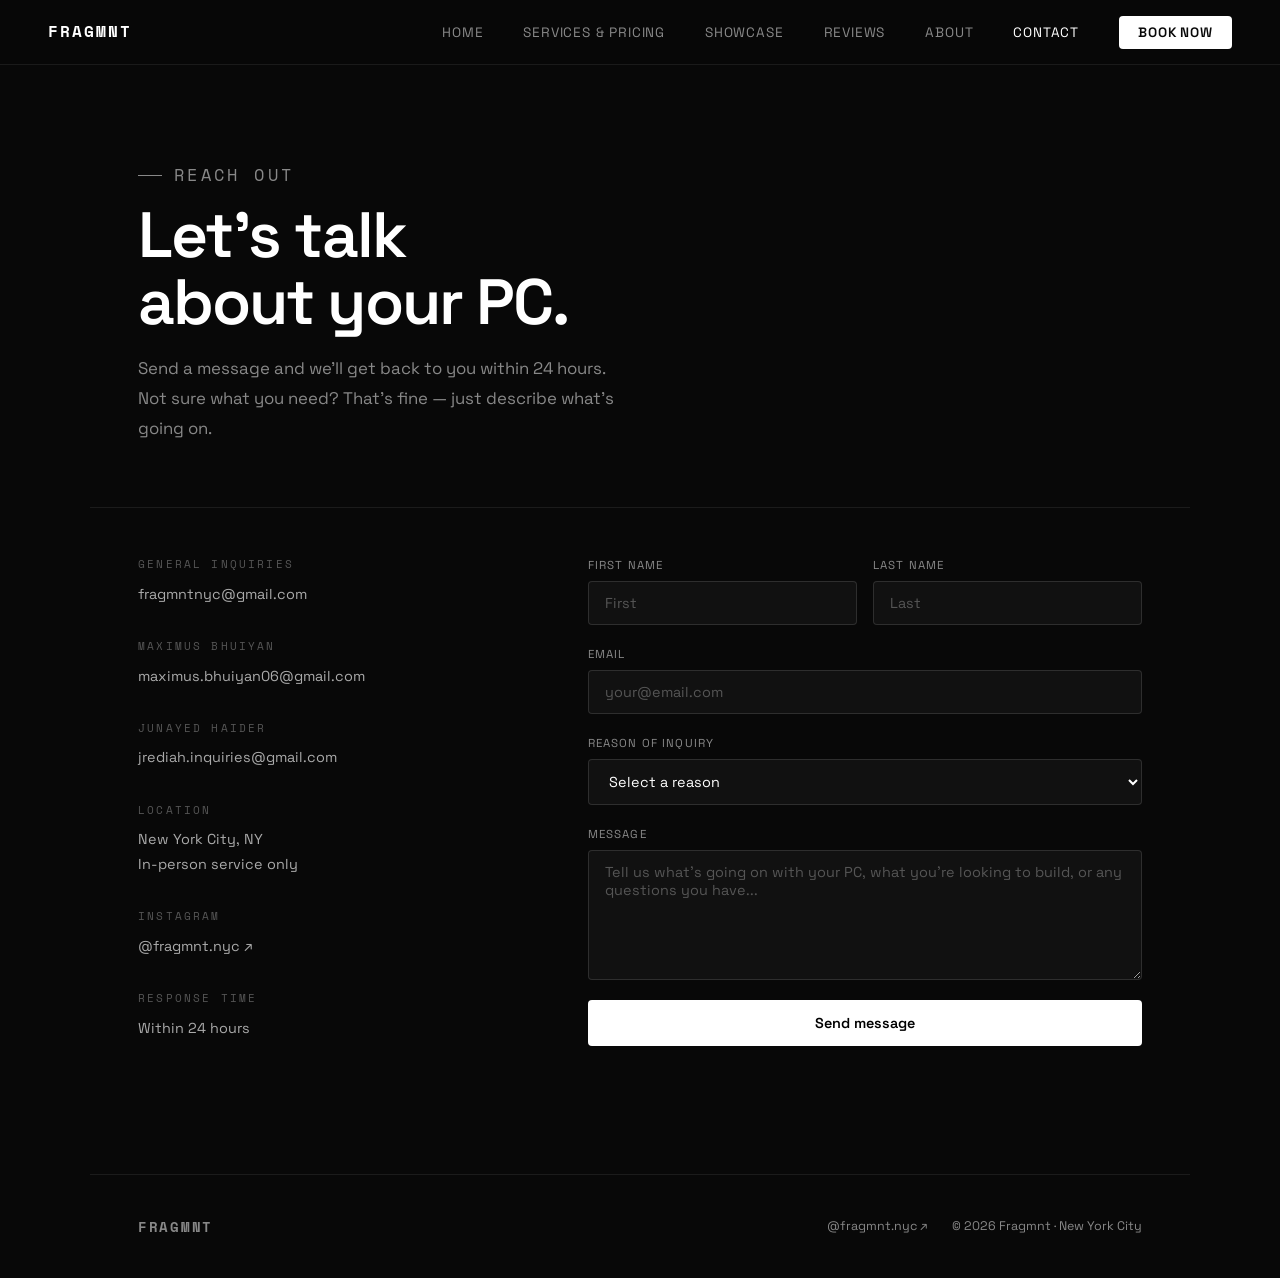
<file: contact.html>
<!DOCTYPE html>
<html lang="en">
<head>
<meta charset="UTF-8">
<link rel="icon" type="image/png" href="FRAG1.png">
<meta name="viewport" content="width=device-width, initial-scale=1.0">
<title>Contact — FRAGMNT</title>
<link rel="stylesheet" href="shared.css">
<script src="shared.js"></script>
<style>
  .page-hero{padding:10rem 3rem 4rem;max-width:1100px;margin:0 auto;}
  .page-hero h1{font-size:clamp(2.5rem,5vw,4.5rem);font-weight:600;letter-spacing:-0.03em;color:#fff;line-height:1.05;margin-bottom:1rem;}
  .page-hero p{font-size:1.05rem;color:#888;max-width:480px;line-height:1.8;}

  .contact-section{max-width:1100px;margin:0 auto;padding:3rem 3rem 8rem;}
  .contact-grid{display:grid;grid-template-columns:1fr 1.5fr;gap:5rem;align-items:start;}

  .contact-info-block{display:flex;flex-direction:column;gap:2rem;}
  .contact-detail-group{}
  .contact-detail-label{font-family:'Space Mono',monospace;font-size:0.68rem;letter-spacing:0.2em;text-transform:uppercase;color:#555;margin-bottom:0.5rem;}
  .contact-detail-value{font-size:0.9rem;color:#aaa;line-height:1.7;}
  .contact-detail-value a{color:#aaa;text-decoration:none;transition:color 0.2s;}
  .contact-detail-value a:hover{color:#fff;}

  .contact-form{display:flex;flex-direction:column;gap:1.25rem;}
  .form-row{display:grid;grid-template-columns:1fr 1fr;gap:1rem;}
  .form-group{display:flex;flex-direction:column;gap:0.4rem;}
  .form-group label{font-size:0.72rem;letter-spacing:0.1em;text-transform:uppercase;color:#888;}
  .form-group input,.form-group textarea,.form-group select{background:#111;border:1px solid rgba(255,255,255,0.12);border-radius:4px;color:#fff;padding:0.75rem 1rem;font-family:'Space Grotesk',sans-serif;font-size:0.9rem;outline:none;transition:border-color 0.2s;width:100%;}
  .form-group input::placeholder,.form-group textarea::placeholder{color:#555;}
  .form-group input:focus,.form-group textarea:focus,.form-group select:focus{border-color:rgba(255,255,255,0.35);}
  .form-group textarea{resize:vertical;min-height:130px;}
  .form-group select option{background:#111;}
  .form-submit{background:#fff;color:#000;border:none;padding:0.9rem;border-radius:4px;font-family:'Space Grotesk',sans-serif;font-size:0.9rem;font-weight:600;cursor:pointer;transition:opacity 0.2s;}
  .form-submit:hover{opacity:0.85;}
  .form-success{display:none;background:#111;border:1px solid rgba(255,255,255,0.1);border-radius:4px;padding:1.5rem;text-align:center;color:#888;font-size:0.9rem;line-height:1.6;}
  .form-success strong{color:#fff;display:block;margin-bottom:0.4rem;}

  @media(max-width:768px){
    .page-hero{padding:8rem 1.5rem 3rem;}
    .contact-section{padding:2rem 1.5rem 6rem;}
    .contact-grid{grid-template-columns:1fr;gap:3rem;}
    .form-row{grid-template-columns:1fr;}
  }
</style>
</head>
<body>

<div class="page-hero">
  <p class="section-label">Reach out</p>
  <h1>Let's talk<br>about your PC.</h1>
  <p>Send a message and we'll get back to you within 24 hours. Not sure what you need? That's fine — just describe what's going on.</p>
</div>

<div class="divider"></div>

<div class="contact-section">
  <div class="contact-grid">

    <div class="contact-info-block">
      <div class="contact-detail-group">
        <p class="contact-detail-label">General inquiries</p>
        <div class="contact-detail-value">
          <a href="mailto:fragmntnyc@gmail.com">fragmntnyc@gmail.com</a>
        </div>
      </div>
      <div class="contact-detail-group">
        <p class="contact-detail-label">Maximus Bhuiyan</p>
        <div class="contact-detail-value">
          <a href="mailto:maximus.bhuiyan06@gmail.com">maximus.bhuiyan06@gmail.com</a>
        </div>
      </div>
      <div class="contact-detail-group">
        <p class="contact-detail-label">Junayed Haider</p>
        <div class="contact-detail-value">
          <a href="mailto:jrediah.inquiries@gmail.com">jrediah.inquiries@gmail.com</a>
        </div>
      </div>
      <div class="contact-detail-group">
        <p class="contact-detail-label">Location</p>
        <div class="contact-detail-value">New York City, NY<br>In-person service only</div>
      </div>
      <div class="contact-detail-group">
        <p class="contact-detail-label">Instagram</p>
        <div class="contact-detail-value">
          <a href="https://www.instagram.com/fragmnt.nyc/" target="_blank">@fragmnt.nyc ↗</a>
        </div>
      </div>
      <div class="contact-detail-group">
        <p class="contact-detail-label">Response time</p>
        <div class="contact-detail-value">Within 24 hours</div>
      </div>
    </div>

    <div>
      <form class="contact-form" id="contactForm" onsubmit="submitForm(event)">
        <div class="form-row">
          <div class="form-group">
            <label>First name</label>
            <input type="text" name="first_name" placeholder="First" required>
          </div>
          <div class="form-group">
            <label>Last name</label>
            <input type="text" name="last_name" placeholder="Last">
          </div>
        </div>
        <div class="form-group">
          <label>Email</label>
          <input type="email" name="email" placeholder="your@email.com" required>
        </div>
        <div class="form-group">
          <label>Reason of Inquiry</label>
          <select name="reason" id="reasonSelect" onchange="handleReason(this.value)" required>
            <option value="">Select a reason</option>
            <option value="order">Questions about an order</option>
            <option value="service">Questions about a service</option>
            <option value="other">Other</option>
          </select>
        </div>
        <div class="form-group" id="serviceSelectGroup" style="display:none;">
          <label>Which service?</label>
          <select name="service" id="serviceSelect">
            <option value="">Select a service</option>
            <option>Custom PC Build</option>
            <option>Repairs &amp; Rebuild</option>
            <option>Diagnostics</option>
            <option>PC Cleaning</option>
            <option>Consultation</option>
            <option>Tune-Up Bundle</option>
          </select>
        </div>
        <div class="form-group">
          <label>Message</label>
          <textarea name="message" placeholder="Tell us what's going on with your PC, what you're looking to build, or any questions you have..."></textarea>
        </div>
        <button type="submit" class="form-submit" id="submitBtn">Send message</button>
      </form>
      <div class="form-success" id="formSuccess">
        <strong>Message sent.</strong>
        We'll be in touch within 24 hours at the email you provided.
      </div>
    </div>

  </div>
</div>

<script>
function handleReason(value) {
  const serviceGroup = document.getElementById('serviceSelectGroup');
  const serviceSelect = document.getElementById('serviceSelect');
  if (value === 'service') {
    serviceGroup.style.display = 'flex';
    serviceSelect.required = true;
  } else {
    serviceGroup.style.display = 'none';
    serviceSelect.required = false;
    serviceSelect.value = '';
  }
}

async function submitForm(e) {
  e.preventDefault();
  const form = document.getElementById('contactForm');
  const btn = document.getElementById('submitBtn');
  btn.textContent = 'Sending...';
  btn.disabled = true;

  try {
    const response = await fetch('https://formspree.io/f/mwvjdwgz', {
      method: 'POST',
      body: new FormData(form),
      headers: { 'Accept': 'application/json' }
    });

    if (response.ok) {
      form.style.display = 'none';
      document.getElementById('formSuccess').style.display = 'block';
    } else {
      btn.textContent = 'Something went wrong — try again';
      btn.disabled = false;
    }
  } catch (err) {
    btn.textContent = 'Network error — try again';
    btn.disabled = false;
  }
}
// nav auto-injected by shared.js
</script>
</body>
</html>
</file>
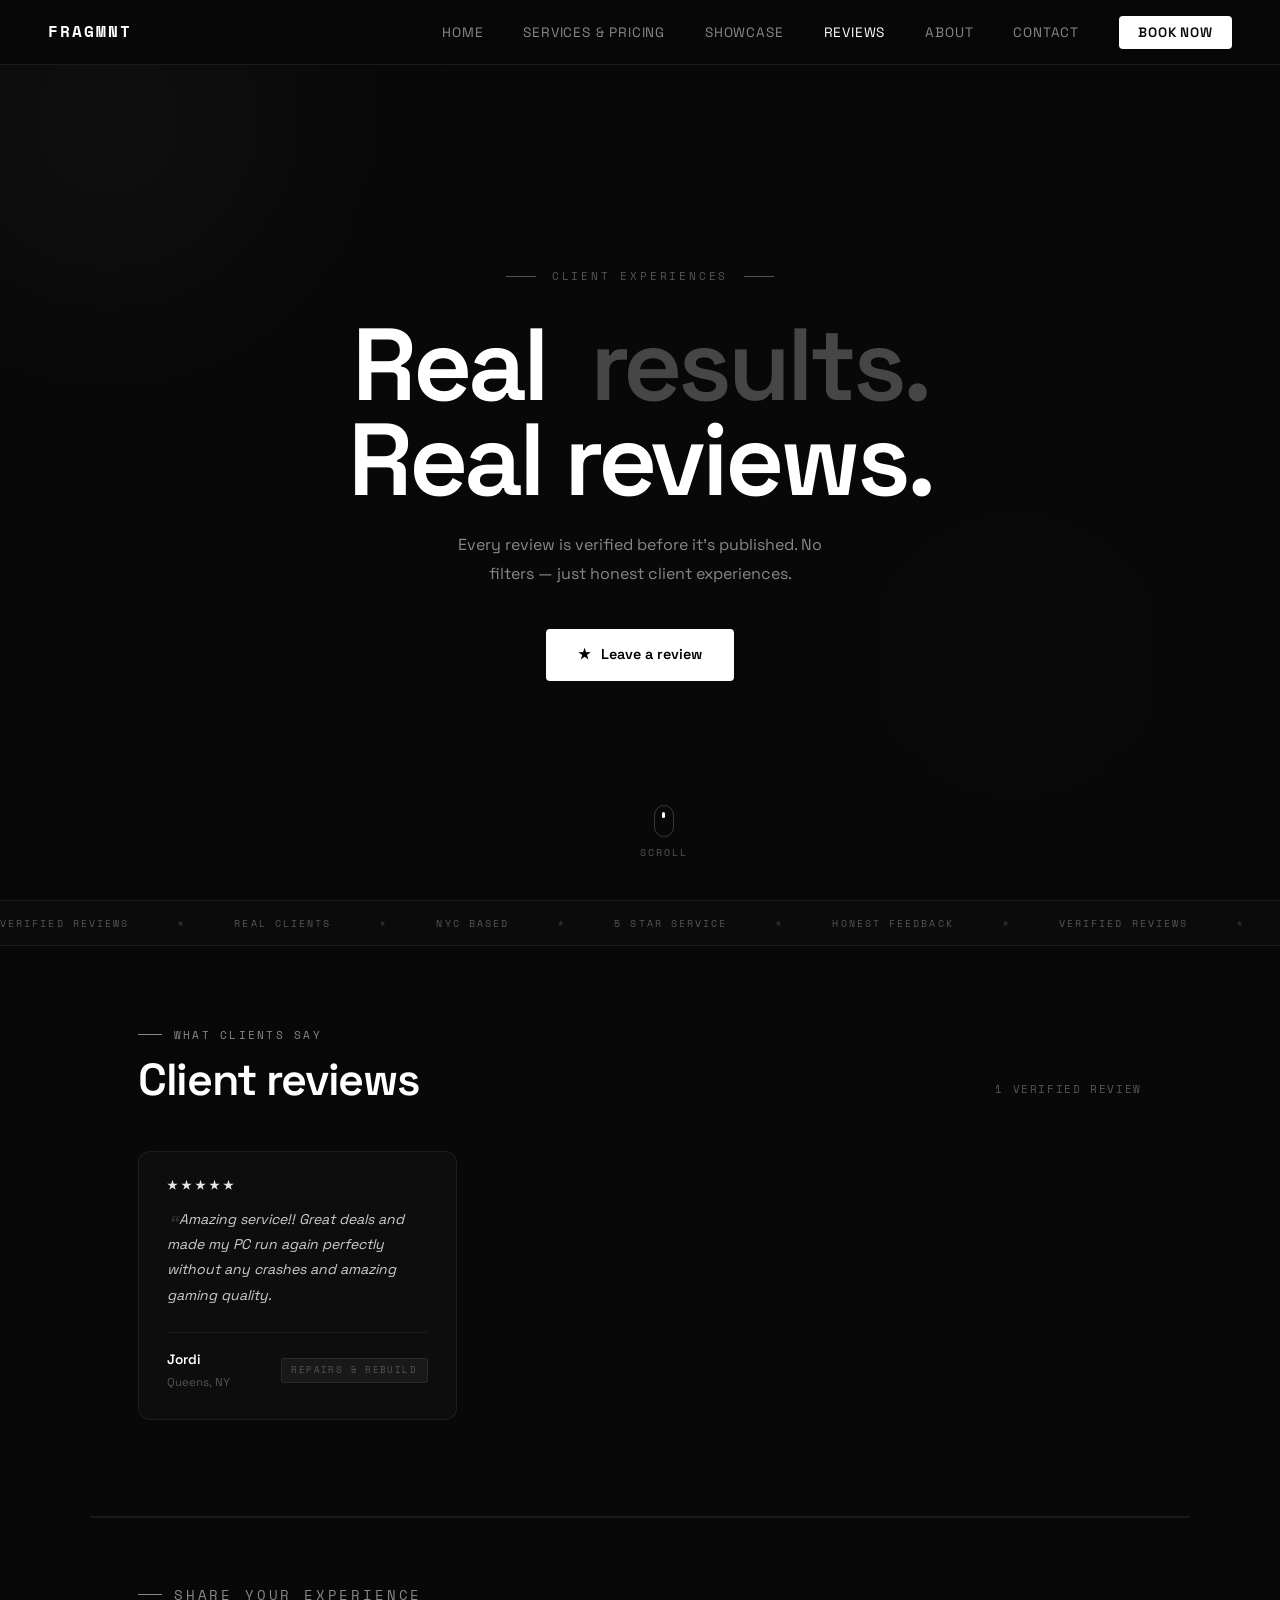
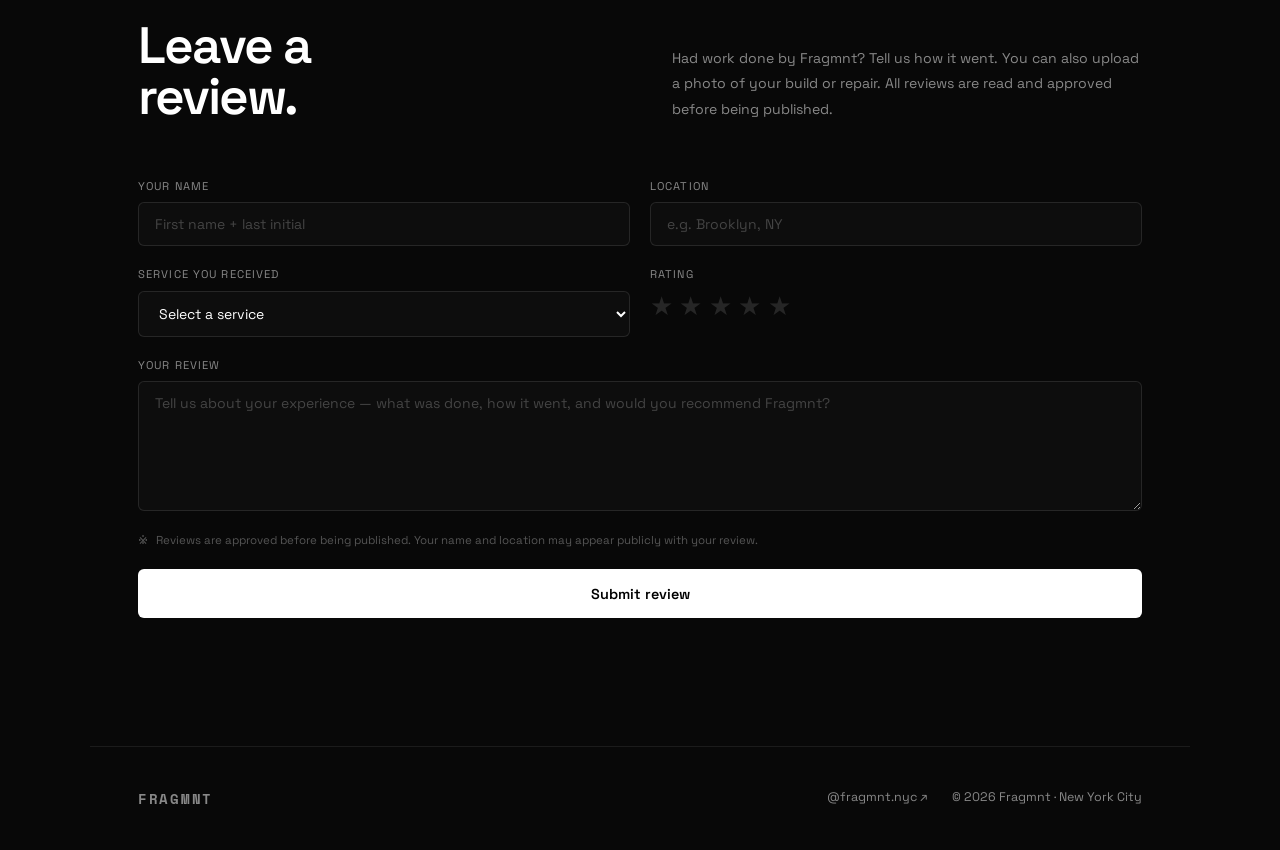
<file: reviews.html>
<!DOCTYPE html>
<html lang="en">
<head>
<meta charset="UTF-8">
<link rel="icon" type="image/png" href="FRAG1.png">
<meta name="viewport" content="width=device-width, initial-scale=1.0">
<title>Reviews — FRAGMNT</title>
<link rel="stylesheet" href="shared.css">
<script src="shared.js"></script>
<style>
  :root {
    --mono: 'Space Mono', monospace;
    --ash: #888;
    --ash-dim: #555;
    --line: rgba(255,255,255,0.07);
    --line-strong: rgba(255,255,255,0.14);
  }

  @keyframes riseIn { to { opacity: 1; transform: translateY(0); } }
  @keyframes wordSlide { to { opacity: 1; transform: translateY(0); } }

  /* ── HERO ── */
  .rv-hero {
    min-height: 100vh;
    display: flex;
    flex-direction: column;
    justify-content: center;
    padding: 8rem 3rem 5rem;
    position: relative;
    overflow: hidden;
    text-align: center;
    align-items: center;
  }

  .hero-orb {
    position: absolute;
    border-radius: 50%;
    pointer-events: none;
    filter: blur(100px);
    opacity: 0;
    animation: orbAppear 2s ease forwards;
  }
  @keyframes orbAppear { to { opacity: 1; } }

  .orb-1 {
    width: 600px; height: 600px;
    background: radial-gradient(circle, rgba(255,255,255,0.05) 0%, transparent 65%);
    top: -20%; left: -15%;
    animation: orbAppear 2s ease 0.3s forwards;
  }

  .orb-2 {
    width: 400px; height: 400px;
    background: radial-gradient(circle, rgba(255,255,255,0.03) 0%, transparent 65%);
    bottom: 5%; right: 5%;
    animation: orbAppear 2s ease 0.6s forwards;
  }

  .rv-eyebrow {
    font-family: var(--mono);
    font-size: 0.7rem;
    letter-spacing: 0.25em;
    text-transform: uppercase;
    color: var(--ash-dim);
    margin-bottom: 2rem;
    opacity: 0;
    animation: riseIn 0.7s cubic-bezier(.2,.7,.3,1) 0.2s forwards;
    position: relative;
    z-index: 2;
    display: flex;
    align-items: center;
    gap: 1rem;
  }

  .rv-eyebrow::before,
  .rv-eyebrow::after { content: ''; display: block; width: 30px; height: 1px; background: var(--ash-dim); }

  .rv-title {
    font-size: clamp(3.5rem, 8vw, 8rem);
    font-weight: 600;
    letter-spacing: -0.04em;
    line-height: 0.93;
    margin-bottom: 1.5rem;
    position: relative;
    z-index: 2;
  }

  .word-mask { display: inline-block; overflow: hidden; vertical-align: bottom; }
  .word-inner {
    display: inline-block;
    opacity: 0;
    transform: translateY(110%);
    animation: wordSlide 0.85s cubic-bezier(.16,1,.3,1) forwards;
    color: #fff;
  }
  .word-inner.dim { color: rgba(255,255,255,0.25); }
  .w1 .word-inner { animation-delay: 0.3s; }
  .w2 .word-inner { animation-delay: 0.45s; }
  .w3 .word-inner { animation-delay: 0.6s; }

  .rv-sub {
    font-size: 1rem;
    color: var(--ash);
    max-width: 380px;
    line-height: 1.8;
    margin-bottom: 2.5rem;
    opacity: 0;
    animation: riseIn 0.7s cubic-bezier(.2,.7,.3,1) 0.8s forwards;
    position: relative;
    z-index: 2;
  }

  .rv-cta-btn {
    display: inline-flex;
    align-items: center;
    gap: 0.6rem;
    background: #fff;
    color: #000;
    border: none;
    padding: 0.9rem 2rem;
    border-radius: 4px;
    font-family: 'Space Grotesk', sans-serif;
    font-size: 0.9rem;
    font-weight: 600;
    cursor: pointer;
    text-decoration: none;
    transition: opacity 0.2s, transform 0.2s;
    opacity: 0;
    animation: riseIn 0.7s cubic-bezier(.2,.7,.3,1) 1s forwards;
    position: relative;
    z-index: 2;
  }

  .rv-cta-btn:hover { opacity: 0.85; transform: translateY(-2px); }

  /* Scroll indicator */
  .scroll-indicator {
    position: absolute;
    bottom: 2.5rem;
    left: 50%;
    transform: translateX(-50%);
    display: flex;
    flex-direction: column;
    align-items: center;
    gap: 0.5rem;
    opacity: 0;
    animation: riseIn 0.6s ease 1.4s forwards;
    z-index: 2;
  }

  .scroll-mouse {
    width: 20px; height: 32px;
    border: 1px solid rgba(255,255,255,0.2);
    border-radius: 10px;
    display: flex;
    justify-content: center;
    padding-top: 6px;
  }

  .scroll-wheel {
    width: 3px; height: 6px;
    background: #fff;
    border-radius: 2px;
    animation: scrollWheel 2s ease-in-out infinite;
  }

  @keyframes scrollWheel {
    0% { opacity: 1; transform: translateY(0); }
    100% { opacity: 0; transform: translateY(10px); }
  }

  .scroll-indicator span {
    font-family: var(--mono);
    font-size: 0.6rem;
    letter-spacing: 0.2em;
    text-transform: uppercase;
    color: var(--ash-dim);
  }

  /* ── TICKER ── */
  .ticker-wrap {
    overflow: hidden;
    border-top: 1px solid var(--line);
    border-bottom: 1px solid var(--line);
    padding: 0.85rem 0;
    background: rgba(255,255,255,0.012);
  }

  .ticker-track {
    display: flex;
    width: max-content;
    gap: 3rem;
    animation: ticker 20s linear infinite;
  }

  .ticker-item {
    font-family: var(--mono);
    font-size: 0.65rem;
    letter-spacing: 0.2em;
    text-transform: uppercase;
    color: var(--ash-dim);
    white-space: nowrap;
    display: flex;
    align-items: center;
    gap: 3rem;
  }

  .ticker-item::after { content: '★'; color: rgba(255,255,255,0.15); font-size: 0.5rem; }
  @keyframes ticker { 0%{transform:translateX(0)} 100%{transform:translateX(-50%)} }

  /* ── REVIEWS SECTION ── */
  .reviews-section {
    max-width: 1100px;
    margin: 0 auto;
    padding: 5rem 3rem 6rem;
  }

  .reviews-header {
    display: flex;
    align-items: flex-end;
    justify-content: space-between;
    margin-bottom: 3rem;
    gap: 2rem;
    opacity: 0;
    transform: translateY(20px);
    transition: opacity 0.7s cubic-bezier(.2,.7,.3,1), transform 0.7s cubic-bezier(.2,.7,.3,1);
  }

  .reviews-header.in-view { opacity: 1; transform: translateY(0); }

  .reviews-header h2 {
    font-size: clamp(1.8rem, 3.5vw, 3rem);
    font-weight: 600;
    letter-spacing: -0.03em;
    color: #fff;
    line-height: 1.05;
  }

  .review-count {
    font-family: var(--mono);
    font-size: 0.68rem;
    letter-spacing: 0.15em;
    text-transform: uppercase;
    color: var(--ash-dim);
    padding-bottom: 0.3rem;
    flex-shrink: 0;
  }

  /* Masonry-style grid */
  .reviews-grid {
    columns: 3;
    column-gap: 1.5rem;
  }

  .review-card {
    break-inside: avoid;
    background: #0d0d0d;
    border: 1px solid rgba(255,255,255,0.07);
    border-radius: 12px;
    padding: 1.75rem;
    margin-bottom: 1.5rem;
    opacity: 0;
    transform: translateY(30px);
    transition: opacity 0.7s cubic-bezier(.2,.7,.3,1), transform 0.7s cubic-bezier(.2,.7,.3,1), border-color 0.3s;
    position: relative;
    overflow: hidden;
  }

  .review-card::before {
    content: '';
    position: absolute;
    inset: 0;
    background: linear-gradient(135deg, rgba(255,255,255,0) 0%, rgba(255,255,255,0.025) 50%, rgba(255,255,255,0) 100%);
    opacity: 0;
    transition: opacity 0.4s;
  }

  .review-card:hover { border-color: rgba(255,255,255,0.15); }
  .review-card:hover::before { opacity: 1; }
  .review-card.in-view { opacity: 1; transform: translateY(0); }

  .review-stars {
    display: flex;
    gap: 3px;
    margin-bottom: 1rem;
  }

  .star {
    width: 11px; height: 11px;
    background: #fff;
    clip-path: polygon(50% 0%,61% 35%,98% 35%,68% 57%,79% 91%,50% 70%,21% 91%,32% 57%,2% 35%,39% 35%);
    opacity: 0.9;
  }

  /* Review photo */
  .review-photo {
    width: 100%;
    border-radius: 8px;
    margin-bottom: 1rem;
    object-fit: cover;
    max-height: 200px;
    display: block;
    border: 1px solid rgba(255,255,255,0.06);
  }

  .review-text {
    font-size: 0.88rem;
    color: #ccc;
    line-height: 1.8;
    margin-bottom: 1.5rem;
    font-style: italic;
    position: relative;
    z-index: 1;
  }

  .review-text::before { content: '\201C'; font-size: 1.5rem; color: rgba(255,255,255,0.15); line-height: 0; vertical-align: -0.4em; margin-right: 2px; }

  .review-meta {
    border-top: 1px solid rgba(255,255,255,0.06);
    padding-top: 1rem;
    display: flex;
    align-items: center;
    justify-content: space-between;
    gap: 1rem;
    position: relative;
    z-index: 1;
  }

  .review-name { font-size: 0.85rem; font-weight: 600; color: #fff; }
  .review-location { font-size: 0.72rem; color: var(--ash-dim); margin-top: 2px; }

  .review-service-tag {
    font-family: var(--mono);
    font-size: 0.58rem;
    letter-spacing: 0.15em;
    text-transform: uppercase;
    color: var(--ash-dim);
    background: rgba(255,255,255,0.05);
    border: 1px solid rgba(255,255,255,0.08);
    padding: 0.25rem 0.6rem;
    border-radius: 3px;
    white-space: nowrap;
    flex-shrink: 0;
  }

  .no-reviews {
    text-align: center;
    padding: 5rem 2rem;
    color: var(--ash-dim);
    font-size: 0.9rem;
    display: none;
    grid-column: 1/-1;
  }

  /* ── LEAVE REVIEW FORM ── */
  .form-section {
    max-width: 1100px;
    margin: 0 auto;
    padding: 4rem 3rem 8rem;
    border-top: 1px solid var(--line);
  }

  .form-header {
    display: grid;
    grid-template-columns: 1fr 1fr;
    gap: 4rem;
    align-items: end;
    margin-bottom: 3.5rem;
    opacity: 0;
    transform: translateY(20px);
    transition: opacity 0.7s cubic-bezier(.2,.7,.3,1), transform 0.7s cubic-bezier(.2,.7,.3,1);
  }

  .form-header.in-view { opacity: 1; transform: translateY(0); }

  .form-header h2 {
    font-size: clamp(2rem, 4vw, 3.5rem);
    font-weight: 600;
    letter-spacing: -0.04em;
    color: #fff;
    line-height: 1.0;
  }

  .form-header p { font-size: 0.88rem; color: var(--ash); line-height: 1.8; }

  .review-form {
    display: grid;
    grid-template-columns: 1fr 1fr;
    gap: 1.25rem;
    opacity: 0;
    transform: translateY(20px);
    transition: opacity 0.7s cubic-bezier(.2,.7,.3,1) 0.1s, transform 0.7s cubic-bezier(.2,.7,.3,1) 0.1s;
  }

  .review-form.in-view { opacity: 1; transform: translateY(0); }

  .col-full { grid-column: 1 / -1; }

  .form-group { display: flex; flex-direction: column; gap: 0.4rem; }

  .form-group label {
    font-size: 0.7rem;
    letter-spacing: 0.1em;
    text-transform: uppercase;
    color: var(--ash);
  }

  .form-group input,
  .form-group textarea,
  .form-group select {
    background: #0d0d0d;
    border: 1px solid rgba(255,255,255,0.1);
    border-radius: 6px;
    color: #fff;
    padding: 0.75rem 1rem;
    font-family: 'Space Grotesk', sans-serif;
    font-size: 0.875rem;
    outline: none;
    transition: border-color 0.2s;
    width: 100%;
  }

  .form-group input::placeholder,
  .form-group textarea::placeholder { color: #444; }

  .form-group input:focus,
  .form-group textarea:focus,
  .form-group select:focus { border-color: rgba(255,255,255,0.3); }

  .form-group textarea { resize: vertical; min-height: 130px; }
  .form-group select option { background: #0d0d0d; }

  /* Star rating */
  .star-picker {
    display: flex;
    gap: 0.4rem;
    padding-top: 0.2rem;
  }

  .star-btn {
    background: none;
    border: none;
    cursor: pointer;
    font-size: 1.6rem;
    color: rgba(255,255,255,0.12);
    transition: color 0.15s, transform 0.2s cubic-bezier(.2,.7,.3,1);
    padding: 0;
    line-height: 1;
  }

  .star-btn:hover { color: rgba(255,255,255,0.5); transform: scale(1.3); }
  .star-btn.active { color: #fff; transform: scale(1.15); }

  /* Submit button */
  .submit-btn {
    background: #fff;
    color: #000;
    border: none;
    padding: 0.95rem;
    border-radius: 6px;
    font-family: 'Space Grotesk', sans-serif;
    font-size: 0.9rem;
    font-weight: 600;
    cursor: pointer;
    transition: opacity 0.2s, transform 0.2s;
    width: 100%;
  }

  .submit-btn:hover { opacity: 0.85; transform: translateY(-1px); }
  .submit-btn:disabled { opacity: 0.4; cursor: not-allowed; transform: none; }

  .form-note {
    font-size: 0.72rem;
    color: var(--ash-dim);
    line-height: 1.6;
    display: flex;
    gap: 0.5rem;
  }

  .form-note::before { content: '※'; flex-shrink: 0; }

  .form-success {
    display: none;
    text-align: center;
    padding: 3rem 2rem;
    background: #0d0d0d;
    border: 1px solid rgba(255,255,255,0.08);
    border-radius: 12px;
    grid-column: 1/-1;
  }

  .form-success strong { color: #fff; display: block; font-size: 1.1rem; margin-bottom: 0.5rem; }
  .form-success p { color: var(--ash); font-size: 0.875rem; line-height: 1.7; }

  @media(max-width: 768px) {
    .rv-hero { padding: 7rem 1.5rem 5rem; }
    .reviews-section, .form-section { padding: 4rem 1.5rem; }
    .reviews-grid { columns: 1; }
    .form-header { grid-template-columns: 1fr; gap: 1.5rem; }
    .review-form { grid-template-columns: 1fr; }
    .col-full { grid-column: 1; }
  }
</style>
</head>
<body>

<!-- ── HERO ── -->
<div class="rv-hero">
  <div class="hero-orb orb-1"></div>
  <div class="hero-orb orb-2"></div>

  <p class="rv-eyebrow">Client experiences</p>

  <h1 class="rv-title">
    <span class="word-mask w1"><span class="word-inner">Real</span></span>&nbsp;
    <span class="word-mask w2"><span class="word-inner dim">results.</span></span><br>
    <span class="word-mask w3"><span class="word-inner">Real reviews.</span></span>
  </h1>

  <p class="rv-sub">Every review is verified before it's published. No filters — just honest client experiences.</p>

  <a href="#leave-review" class="rv-cta-btn">
    <span>★</span> Leave a review
  </a>

  <div class="scroll-indicator">
    <div class="scroll-mouse"><div class="scroll-wheel"></div></div>
    <span>Scroll</span>
  </div>
</div>

<!-- ── TICKER ── -->
<div class="ticker-wrap">
  <div class="ticker-track">
    <span class="ticker-item">Verified Reviews</span>
    <span class="ticker-item">Real Clients</span>
    <span class="ticker-item">NYC Based</span>
    <span class="ticker-item">5 Star Service</span>
    <span class="ticker-item">Honest Feedback</span>
    <span class="ticker-item">Verified Reviews</span>
    <span class="ticker-item">Real Clients</span>
    <span class="ticker-item">NYC Based</span>
    <span class="ticker-item">5 Star Service</span>
    <span class="ticker-item">Honest Feedback</span>
  </div>
</div>

<!-- ── REVIEWS ── -->
<div class="reviews-section">
  <div class="reviews-header">
    <div>
      <p class="section-label">What clients say</p>
      <h2>Client reviews</h2>
    </div>
    <div class="review-count" id="reviewCount"></div>
  </div>
  <div class="reviews-grid" id="reviewsGrid"></div>
  <div class="no-reviews" id="noReviews">No reviews yet — be the first to leave one!</div>
</div>

<div class="divider"></div>

<!-- ── LEAVE REVIEW FORM ── -->
<div class="form-section" id="leave-review">
  <div class="form-header">
    <div>
      <p class="section-label">Share your experience</p>
      <h2>Leave a<br>review.</h2>
    </div>
    <p>Had work done by Fragmnt? Tell us how it went. You can also upload a photo of your build or repair. All reviews are read and approved before being published.</p>
  </div>

  <form class="review-form" id="reviewForm" onsubmit="submitReview(event)">
    <input type="hidden" name="_subject" value="New Fragmnt Review Submission">

    <div class="form-group">
      <label>Your name</label>
      <input type="text" name="name" placeholder="First name + last initial" required>
    </div>

    <div class="form-group">
      <label>Location</label>
      <input type="text" name="location" placeholder="e.g. Brooklyn, NY">
    </div>

    <div class="form-group">
      <label>Service you received</label>
      <select name="service" required>
        <option value="">Select a service</option>
        <option>Custom PC Build</option>
        <option>Repairs & Rebuild</option>
        <option>Diagnostics</option>
        <option>PC Cleaning</option>
        <option>Consultation</option>
        <option>Tune-Up Bundle</option>
      </select>
    </div>

    <div class="form-group">
      <label>Rating</label>
      <div class="star-picker" id="starPicker">
        <button type="button" class="star-btn" data-val="1" onclick="setRating(1)">★</button>
        <button type="button" class="star-btn" data-val="2" onclick="setRating(2)">★</button>
        <button type="button" class="star-btn" data-val="3" onclick="setRating(3)">★</button>
        <button type="button" class="star-btn" data-val="4" onclick="setRating(4)">★</button>
        <button type="button" class="star-btn" data-val="5" onclick="setRating(5)">★</button>
      </div>
      <input type="hidden" name="rating" id="ratingInput" value="">
    </div>

    <div class="form-group col-full">
      <label>Your review</label>
      <textarea name="review" placeholder="Tell us about your experience — what was done, how it went, and would you recommend Fragmnt?" required></textarea>
    </div>

    <div class="col-full">
      <p class="form-note">Reviews are approved before being published. Your name and location may appear publicly with your review.</p>
    </div>

    <div class="col-full">
      <button type="submit" class="submit-btn" id="submitBtn">Submit review</button>
    </div>

    <div class="form-success" id="formSuccess">
      <strong>Review submitted! 🎉</strong>
      <p>Thanks for sharing your experience. We'll read it and publish it shortly.</p>
    </div>
  </form>
</div>

<script>
// REVIEWS DATA
const REVIEWS = [
  {
    name: "Jordi",
    location: "Queens, NY",
    service: "Repairs & Rebuild",
    rating: 5,
    text: "Amazing service!! Great deals and made my PC run again perfectly without any crashes and amazing gaming quality.",
    photo: null
  }
];

// LOAD REVIEWS
function loadReviews() {
  const grid = document.getElementById('reviewsGrid');
  const countEl = document.getElementById('reviewCount');

  if (!REVIEWS.length) {
    document.getElementById('noReviews').style.display = 'block';
    return;
  }

  countEl.textContent = REVIEWS.length + ' verified review' + (REVIEWS.length !== 1 ? 's' : '');

  REVIEWS.forEach((rv, i) => {
    const card = document.createElement('div');
    card.className = 'review-card';
    card.style.transitionDelay = (i * 0.1) + 's';

    const photoHTML = rv.photo
      ? '<img class="review-photo" src="' + rv.photo + '" alt="Build photo">'
      : '';

    card.innerHTML =
      '<div class="review-stars">' + '<div class="star"></div>'.repeat(rv.rating) + '</div>' +
      photoHTML +
      '<div class="review-text">' + rv.text + '</div>' +
      '<div class="review-meta"><div>' +
      '<div class="review-name">' + rv.name + '</div>' +
      '<div class="review-location">' + rv.location + '</div>' +
      '</div><div class="review-service-tag">' + rv.service + '</div></div>';

    grid.appendChild(card);
  });

  const obs = new IntersectionObserver(entries => {
    entries.forEach(e => { if (e.isIntersecting) e.target.classList.add('in-view'); });
  }, { threshold: 0.08 });
  document.querySelectorAll('.review-card').forEach(el => obs.observe(el));
}

// STAR RATING
let rating = 0;
function setRating(val) {
  rating = val;
  document.getElementById('ratingInput').value = val;
  document.querySelectorAll('.star-btn').forEach(btn => {
    btn.classList.toggle('active', parseInt(btn.dataset.val) <= val);
  });
}

// SUBMIT
async function submitReview(e) {
  e.preventDefault();
  if (!rating) { alert('Please select a star rating.'); return; }
  const form = document.getElementById('reviewForm');
  const btn = document.getElementById('submitBtn');
  btn.textContent = 'Sending...';
  btn.disabled = true;

  try {
    const res = await fetch('https://formspree.io/f/mojzgdbn', {
      method: 'POST',
      body: new FormData(form),
      headers: { 'Accept': 'application/json' }
    });

    if (res.ok) {
      form.querySelectorAll('input:not([type=hidden]), textarea, select, button, .upload-zone').forEach(el => el.style.display = 'none');
      form.querySelectorAll('label, .form-note, .col-full > p').forEach(el => el.style.display = 'none');
      document.getElementById('formSuccess').style.display = 'block';
    } else {
      btn.textContent = 'Something went wrong — try again';
      btn.disabled = false;
    }
  } catch(err) {
    btn.textContent = 'Network error — try again';
    btn.disabled = false;
  }
}

// SCROLL ANIMATIONS
function checkAll() {
  const vh = window.innerHeight;
  ['.reviews-header', '.form-header', '.review-form'].forEach(sel => {
    const el = document.querySelector(sel);
    if (el) { const r = el.getBoundingClientRect(); if (r.top < vh * 0.88) el.classList.add('in-view'); }
  });
}

window.addEventListener('scroll', checkAll, { passive: true });
loadReviews();
setTimeout(checkAll, 200);
</script>
</body>
</html>
</file>
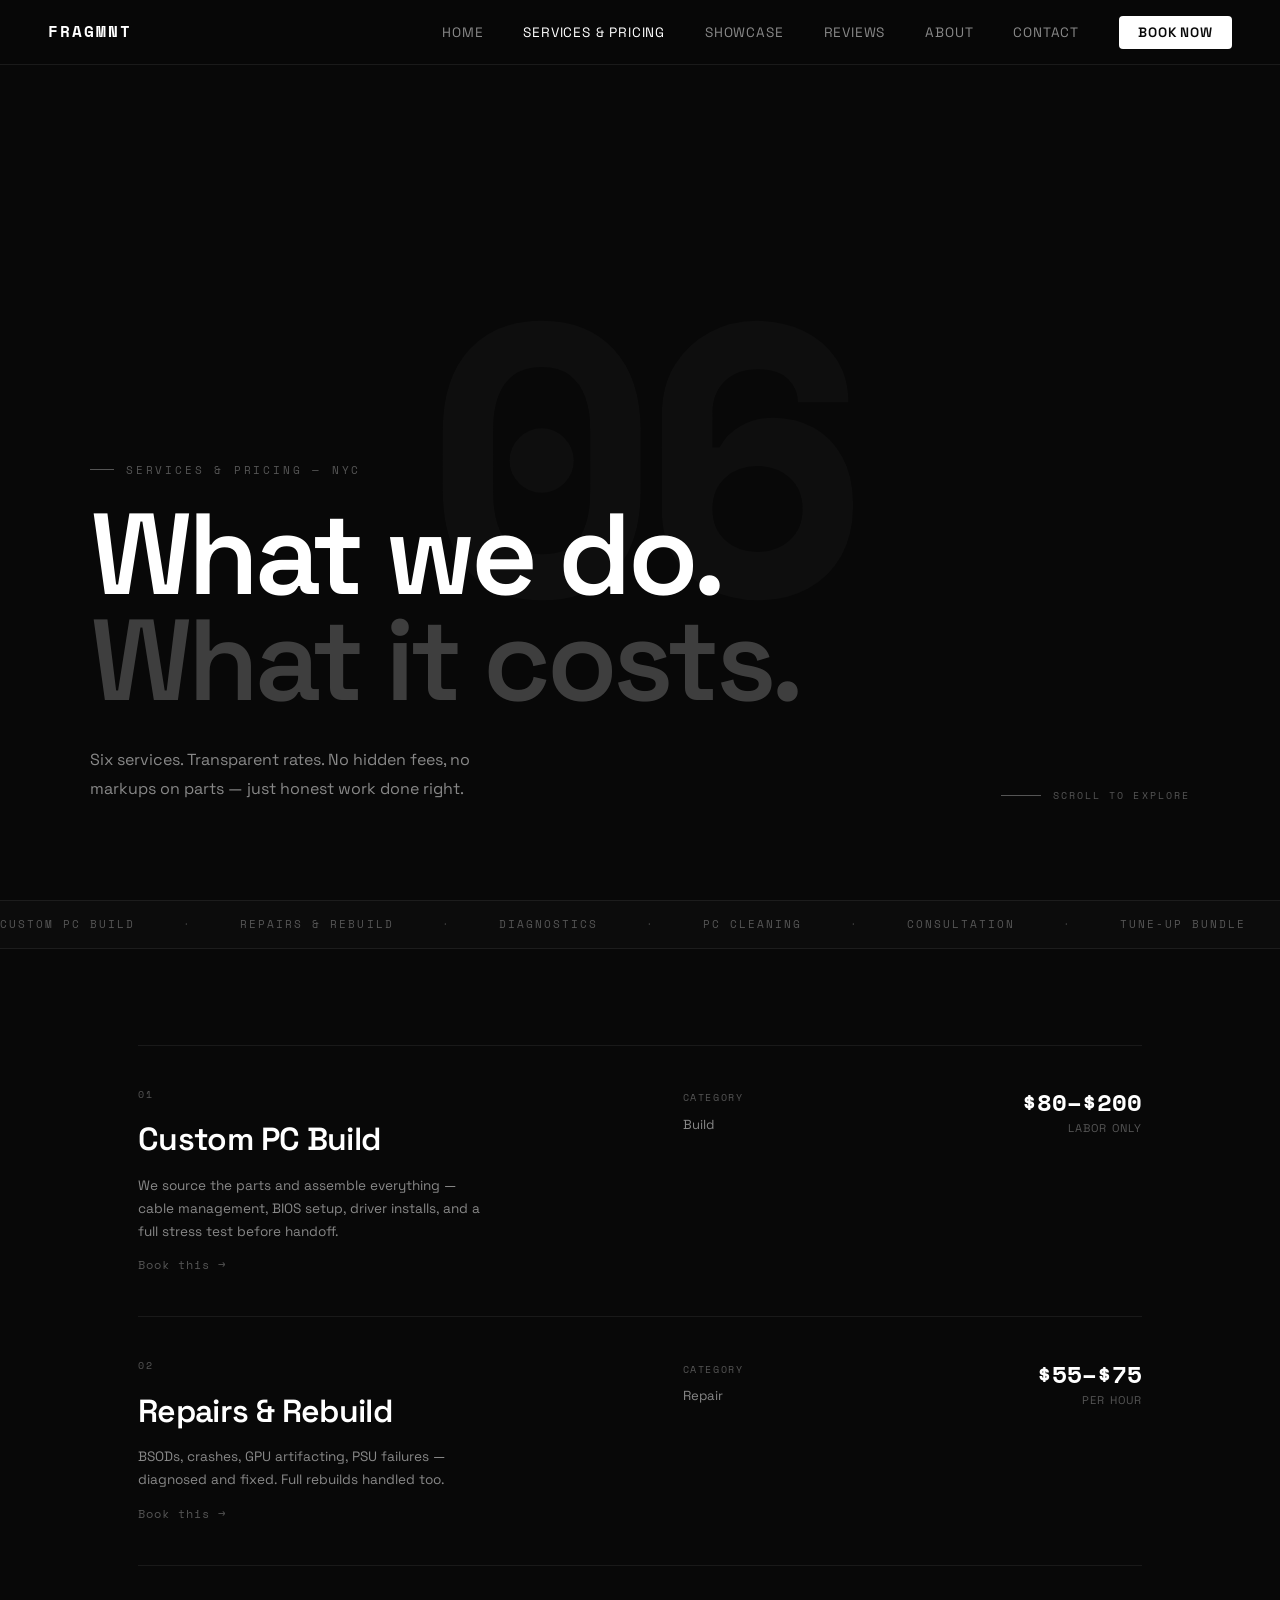
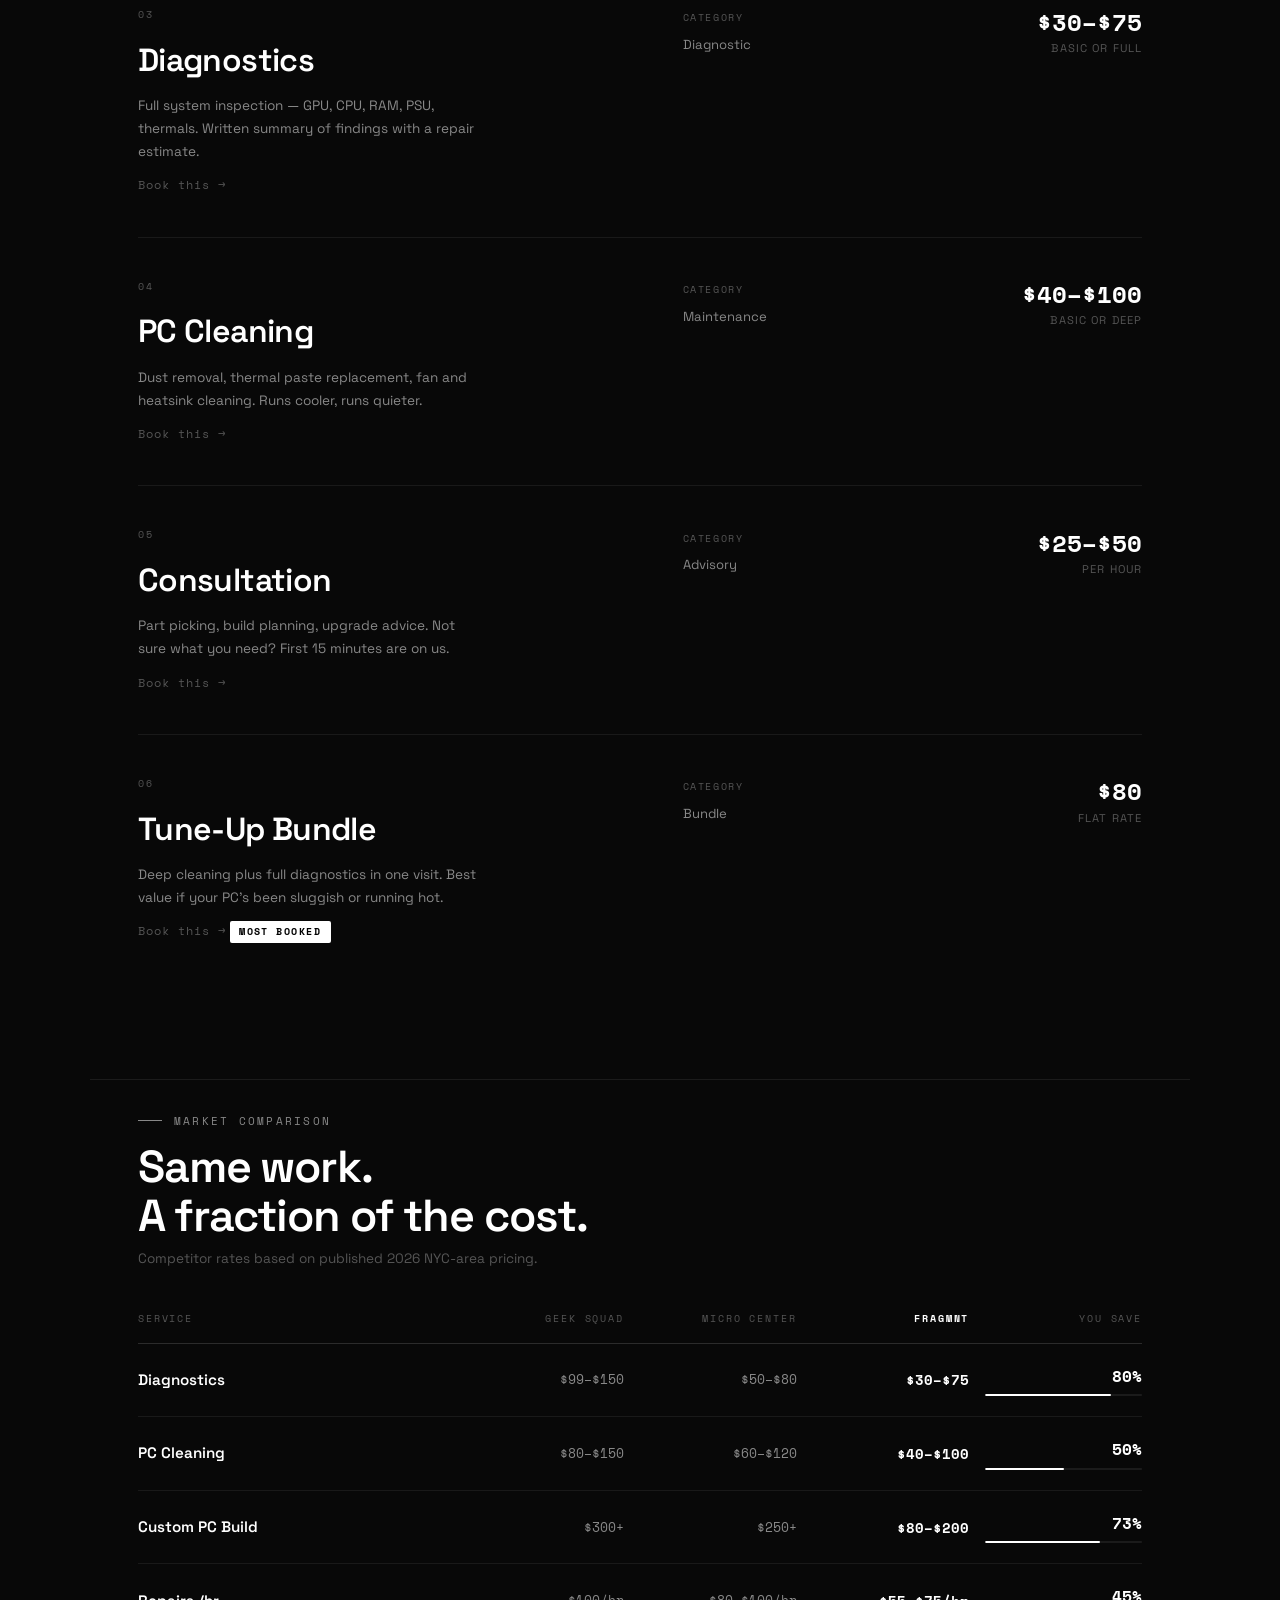
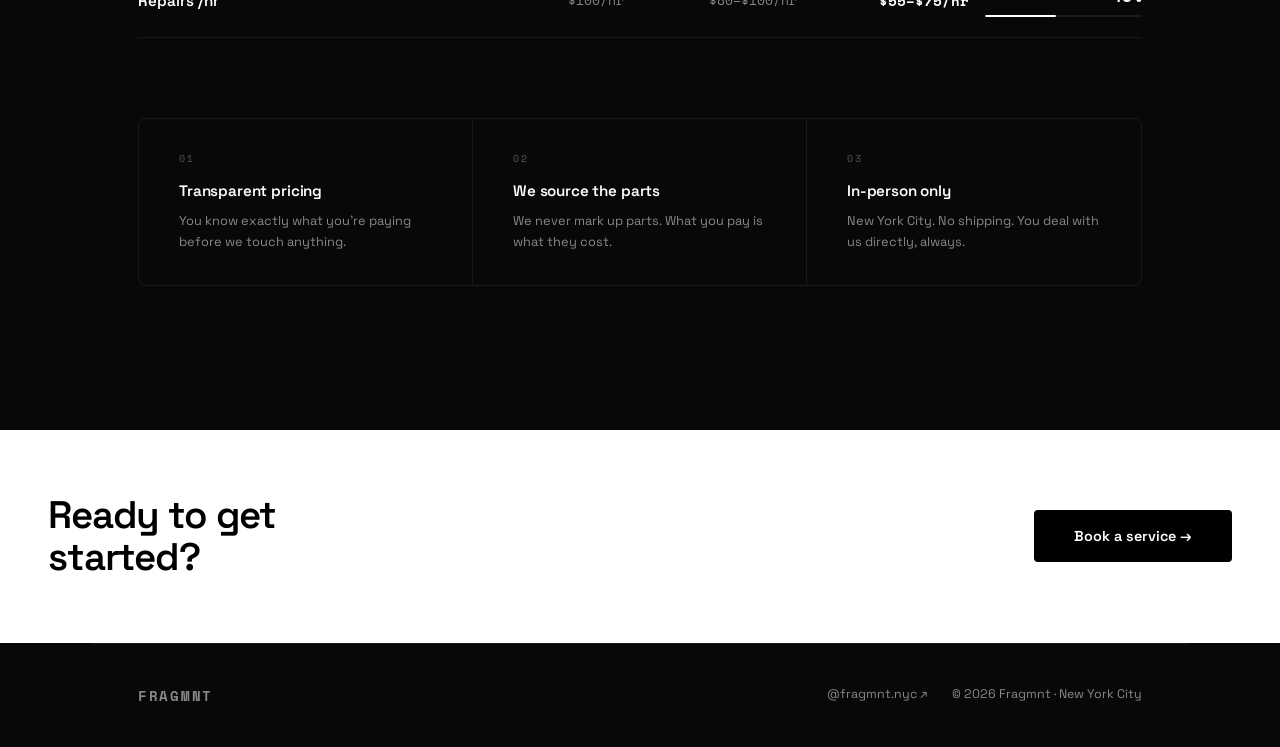
<file: services.html>
<!DOCTYPE html>
<html lang="en">
<head>
<meta charset="UTF-8">
<link rel="icon" type="image/png" href="FRAG1.png">
<meta name="viewport" content="width=device-width, initial-scale=1.0">
<title>Services & Pricing — FRAGMNT</title>
<link rel="stylesheet" href="shared.css">
<script src="shared.js"></script>
<style>
  :root {
    --mono: 'Space Mono', monospace;
    --ash: #888;
    --ash-dim: #555;
    --line: rgba(255,255,255,0.07);
    --line-strong: rgba(255,255,255,0.14);
  }

  /* ── HERO ── */
  .s-hero {
    min-height: 100vh;
    display: flex;
    flex-direction: column;
    justify-content: flex-end;
    padding: 0 3rem 6rem;
    position: relative;
    overflow: hidden;
  }

  .hero-bg-number {
    position: absolute;
    top: 50%;
    left: 50%;
    transform: translate(-50%, -50%);
    font-family: var(--mono);
    font-size: clamp(10rem, 30vw, 28rem);
    font-weight: 700;
    color: rgba(255,255,255,0.025);
    pointer-events: none;
    user-select: none;
    letter-spacing: -0.05em;
    line-height: 1;
    white-space: nowrap;
  }

  .hero-content {
    position: relative;
    z-index: 2;
    max-width: 1100px;
    margin: 0 auto;
    width: 100%;
  }

  .hero-tag {
    font-family: var(--mono);
    font-size: 0.7rem;
    letter-spacing: 0.25em;
    text-transform: uppercase;
    color: var(--ash-dim);
    margin-bottom: 1.5rem;
    display: flex;
    align-items: center;
    gap: 0.75rem;
    opacity: 0;
    transform: translateY(20px);
    animation: riseIn 0.7s cubic-bezier(.2,.7,.3,1) 0.2s forwards;
  }

  .hero-tag::before { content: ''; display: block; width: 24px; height: 1px; background: var(--ash-dim); }

  .hero-h1 {
    font-size: clamp(3.5rem, 9vw, 9rem);
    font-weight: 600;
    letter-spacing: -0.04em;
    line-height: 0.92;
    color: #fff;
    margin-bottom: 2rem;
    opacity: 0;
    transform: translateY(40px);
    animation: riseIn 0.9s cubic-bezier(.2,.7,.3,1) 0.35s forwards;
  }

  .hero-h1 em { font-style: normal; color: rgba(255,255,255,0.22); }

  .hero-bottom {
    display: flex;
    align-items: flex-end;
    justify-content: space-between;
    gap: 2rem;
    flex-wrap: wrap;
    opacity: 0;
    transform: translateY(20px);
    animation: riseIn 0.7s cubic-bezier(.2,.7,.3,1) 0.55s forwards;
  }

  .hero-desc {
    font-size: 1rem;
    color: var(--ash);
    max-width: 380px;
    line-height: 1.8;
  }

  .hero-scroll-hint {
    font-family: var(--mono);
    font-size: 0.65rem;
    letter-spacing: 0.2em;
    text-transform: uppercase;
    color: var(--ash-dim);
    display: flex;
    align-items: center;
    gap: 0.75rem;
    flex-shrink: 0;
  }

  .scroll-line {
    width: 40px;
    height: 1px;
    background: var(--ash-dim);
    position: relative;
    overflow: hidden;
  }

  .scroll-line::after {
    content: '';
    position: absolute;
    top: 0; left: -100%;
    width: 100%; height: 100%;
    background: #fff;
    animation: scanLine 2s ease-in-out infinite 1.5s;
  }

  @keyframes scanLine { 0%{left:-100%} 100%{left:100%} }
  @keyframes riseIn { to { opacity:1; transform:translateY(0); } }

  /* ── HORIZONTAL TICKER ── */
  .ticker-wrap {
    overflow: hidden;
    border-top: 1px solid var(--line);
    border-bottom: 1px solid var(--line);
    padding: 0.9rem 0;
    background: rgba(255,255,255,0.015);
  }

  .ticker-track {
    display: flex;
    gap: 3rem;
    width: max-content;
    animation: ticker 25s linear infinite;
  }

  .ticker-item {
    font-family: var(--mono);
    font-size: 0.7rem;
    letter-spacing: 0.18em;
    text-transform: uppercase;
    color: var(--ash-dim);
    white-space: nowrap;
    display: flex;
    align-items: center;
    gap: 3rem;
  }

  .ticker-item::after { content: '·'; color: rgba(255,255,255,0.2); }

  @keyframes ticker { 0%{transform:translateX(0)} 100%{transform:translateX(-50%)} }

  /* ── SERVICE LIST ── */
  .svc-section {
    max-width: 1100px;
    margin: 0 auto;
    padding: 6rem 3rem;
  }

  .svc-row {
    display: grid;
    grid-template-columns: 3fr 1.5fr 1fr;
    align-items: start;
    gap: 2rem;
    padding: 2.5rem 0;
    border-top: 1px solid var(--line);
    position: relative;
    cursor: default;
    transition: background 0.3s;
  }

  .svc-row::before {
    content: '';
    position: absolute;
    left: -3rem; right: -3rem;
    top: 0; bottom: 0;
    background: rgba(255,255,255,0);
    transition: background 0.4s cubic-bezier(.2,.7,.3,1);
    pointer-events: none;
    z-index: 0;
  }

  .svc-row:hover::before { background: rgba(255,255,255,0.025); }

  .svc-row > * { position: relative; z-index: 1; }

  /* Row entrance */
  .svc-row {
    opacity: 0;
    transform: translateY(30px);
    transition:
      opacity 0.7s cubic-bezier(.2,.7,.3,1),
      transform 0.7s cubic-bezier(.2,.7,.3,1),
      background 0.3s;
  }

  .svc-row.in-view { opacity: 1; transform: translateY(0); }
  .svc-row:nth-child(1).in-view { transition-delay: 0s; }
  .svc-row:nth-child(2).in-view { transition-delay: 0.07s; }
  .svc-row:nth-child(3).in-view { transition-delay: 0.14s; }
  .svc-row:nth-child(4).in-view { transition-delay: 0.21s; }
  .svc-row:nth-child(5).in-view { transition-delay: 0.28s; }
  .svc-row:nth-child(6).in-view { transition-delay: 0.35s; }

  .svc-num {
    font-family: var(--mono);
    font-size: 0.65rem;
    letter-spacing: 0.18em;
    color: var(--ash-dim);
    margin-bottom: 0.75rem;
  }

  .svc-name {
    font-size: clamp(1.3rem, 2.5vw, 2rem);
    font-weight: 600;
    letter-spacing: -0.02em;
    color: #fff;
    margin-bottom: 0.5rem;
    transition: letter-spacing 0.4s cubic-bezier(.2,.7,.3,1);
  }

  .svc-row:hover .svc-name { letter-spacing: 0; }

  .svc-desc {
    font-size: 0.85rem;
    color: var(--ash);
    line-height: 1.7;
    max-width: 38ch;
  }

  /* Expandable includes */
  .svc-includes {
    max-height: 0;
    overflow: hidden;
    transition: max-height 0.5s cubic-bezier(.2,.7,.3,1), opacity 0.4s;
    opacity: 0;
  }

  .svc-row:hover .svc-includes {
    max-height: 200px;
    opacity: 1;
  }

  .svc-includes ul {
    list-style: none;
    margin-top: 0.75rem;
    display: flex;
    flex-direction: column;
    gap: 0.3rem;
  }

  .svc-includes li {
    font-size: 0.78rem;
    color: var(--ash-dim);
    display: flex;
    align-items: center;
    gap: 0.5rem;
  }

  .svc-includes li::before { content: '—'; font-size: 0.65rem; }

  .svc-middle {
    padding-top: 0.2rem;
  }

  .svc-tag {
    font-family: var(--mono);
    font-size: 0.65rem;
    letter-spacing: 0.15em;
    text-transform: uppercase;
    color: var(--ash-dim);
    margin-bottom: 0.5rem;
  }

  .svc-type {
    font-size: 0.82rem;
    color: var(--ash);
  }

  .badge-best {
    display: inline-block;
    font-family: var(--mono);
    font-size: 0.6rem;
    letter-spacing: 0.15em;
    text-transform: uppercase;
    background: #fff;
    color: #000;
    padding: 0.2rem 0.6rem;
    border-radius: 2px;
    font-weight: 700;
    margin-top: 0.5rem;
  }

  .svc-price-col {
    text-align: right;
    padding-top: 0.2rem;
  }

  .svc-price {
    font-family: var(--mono);
    font-size: clamp(1.1rem, 2vw, 1.5rem);
    font-weight: 600;
    color: #fff;
    line-height: 1.1;
    transition: transform 0.3s cubic-bezier(.2,.7,.3,1);
  }

  .svc-row:hover .svc-price { transform: scale(1.06); }

  .svc-unit {
    font-size: 0.7rem;
    color: var(--ash-dim);
    letter-spacing: 0.1em;
    text-transform: uppercase;
    margin-top: 0.3rem;
  }

  .svc-book-link {
    display: inline-flex;
    align-items: center;
    gap: 0.4rem;
    font-size: 0.75rem;
    color: var(--ash-dim);
    text-decoration: none;
    margin-top: 0.75rem;
    letter-spacing: 0.08em;
    transition: color 0.2s, gap 0.3s;
    font-family: var(--mono);
  }

  .svc-book-link:hover { color: #fff; gap: 0.7rem; }

  /* ── COMPARISON ── */
  .cmp-section {
    max-width: 1100px;
    margin: 0 auto;
    padding: 2rem 3rem 5rem;
  }

  .cmp-header {
    display: grid;
    grid-template-columns: 2fr repeat(4, 1fr);
    gap: 1rem;
    padding: 0 0 1rem;
    border-bottom: 1px solid var(--line-strong);
    margin-bottom: 0;
  }

  .cmp-header-cell {
    font-family: var(--mono);
    font-size: 0.65rem;
    letter-spacing: 0.18em;
    text-transform: uppercase;
    color: var(--ash-dim);
    text-align: right;
  }

  .cmp-header-cell:first-child { text-align: left; }
  .cmp-header-cell.us { color: #fff; font-weight: 700; }

  .cmp-row {
    display: grid;
    grid-template-columns: 2fr repeat(4, 1fr);
    gap: 1rem;
    padding: 1.25rem 0;
    border-bottom: 1px solid var(--line);
    align-items: center;
    opacity: 0;
    transform: translateX(-20px);
    transition: opacity 0.6s cubic-bezier(.2,.7,.3,1), transform 0.6s cubic-bezier(.2,.7,.3,1), background 0.2s;
  }

  .cmp-row.in-view { opacity: 1; transform: translateX(0); }
  .cmp-row:nth-child(2).in-view { transition-delay: 0.05s; }
  .cmp-row:nth-child(3).in-view { transition-delay: 0.1s; }
  .cmp-row:nth-child(4).in-view { transition-delay: 0.15s; }
  .cmp-row:nth-child(5).in-view { transition-delay: 0.2s; }

  .cmp-row:hover { background: rgba(255,255,255,0.02); }

  .cmp-cell {
    font-family: var(--mono);
    font-size: 0.82rem;
    color: var(--ash);
    text-align: right;
  }

  .cmp-cell:first-child {
    font-family: 'Space Grotesk', sans-serif;
    font-size: 0.95rem;
    font-weight: 600;
    color: #fff;
    text-align: left;
  }

  .cmp-cell.us {
    color: #fff;
    font-weight: 700;
    font-size: 0.9rem;
  }

  .cmp-cell.save {
    text-align: right;
  }

  .save-num {
    font-size: 1rem;
    font-weight: 700;
    color: #fff;
    display: block;
  }

  .save-bar-wrap {
    height: 2px;
    background: rgba(255,255,255,0.08);
    border-radius: 1px;
    margin-top: 5px;
    overflow: hidden;
  }

  .save-bar {
    height: 100%;
    background: #fff;
    border-radius: 1px;
    width: 0;
    transition: width 1.2s cubic-bezier(.2,.7,.3,1);
  }

  /* ── PROMISE STRIP ── */
  .promise-strip {
    max-width: 1100px;
    margin: 0 auto 6rem;
    border: 1px solid var(--line);
    border-radius: 8px;
    overflow: hidden;
    display: grid;
    grid-template-columns: repeat(3, 1fr);
    opacity: 0;
    transform: translateY(30px);
    transition: opacity 0.8s cubic-bezier(.2,.7,.3,1), transform 0.8s cubic-bezier(.2,.7,.3,1);
  }

  .promise-strip.in-view { opacity: 1; transform: translateY(0); }

  .promise-item {
    padding: 2rem 2.5rem;
    border-right: 1px solid var(--line);
    position: relative;
    overflow: hidden;
  }

  .promise-item:last-child { border-right: none; }

  .promise-item::after {
    content: '';
    position: absolute;
    inset: 0;
    background: rgba(255,255,255,0);
    transition: background 0.4s;
  }

  .promise-item:hover::after { background: rgba(255,255,255,0.03); }

  .promise-num {
    font-family: var(--mono);
    font-size: 0.62rem;
    letter-spacing: 0.2em;
    color: var(--ash-dim);
    margin-bottom: 0.75rem;
  }

  .promise-heading {
    font-size: 0.95rem;
    font-weight: 600;
    color: #fff;
    margin-bottom: 0.4rem;
    letter-spacing: -0.01em;
  }

  .promise-body {
    font-size: 0.8rem;
    color: var(--ash);
    line-height: 1.7;
  }

  /* ── CTA ── */
  .cta-band {
    background: #fff;
    padding: 4rem 3rem;
    display: flex;
    align-items: center;
    justify-content: space-between;
    gap: 2rem;
    flex-wrap: wrap;
    opacity: 0;
    transform: translateY(20px);
    transition: opacity 0.8s cubic-bezier(.2,.7,.3,1), transform 0.8s cubic-bezier(.2,.7,.3,1);
  }

  .cta-band.in-view { opacity: 1; transform: translateY(0); }

  .cta-band h2 {
    font-size: clamp(1.5rem, 3vw, 2.5rem);
    font-weight: 600;
    letter-spacing: -0.03em;
    color: #000;
    line-height: 1.1;
  }

  .cta-band-btn {
    background: #000;
    color: #fff;
    border: none;
    padding: 0.9rem 2.5rem;
    border-radius: 4px;
    font-family: 'Space Grotesk', sans-serif;
    font-size: 0.9rem;
    font-weight: 600;
    cursor: pointer;
    text-decoration: none;
    display: inline-block;
    transition: opacity 0.2s;
    flex-shrink: 0;
  }

  .cta-band-btn:hover { opacity: 0.8; }

  /* ── RESPONSIVE ── */
  @media(max-width: 768px) {
    .s-hero { padding: 0 1.5rem 5rem; }
    .svc-section, .cmp-section { padding: 4rem 1.5rem; }
    .svc-row { grid-template-columns: 1fr 1fr; }
    .svc-price-col { text-align: left; }
    .cmp-section { overflow-x: auto; }
    .cmp-header, .cmp-row { grid-template-columns: 1.5fr repeat(4, 1fr); min-width: 580px; }
    .promise-strip { grid-template-columns: 1fr; }
    .promise-item { border-right: none; border-bottom: 1px solid var(--line); }
    .promise-item:last-child { border-bottom: none; }
    .cta-band { padding: 3rem 1.5rem; }
  }
</style>
</head>
<body>

<!-- ── HERO ── -->
<div class="s-hero">
  <div class="hero-bg-number">06</div>
  <div class="hero-content">
    <p class="hero-tag">Services & Pricing — NYC</p>
    <h1 class="hero-h1">What we do.<br><em>What it costs.</em></h1>
    <div class="hero-bottom">
      <p class="hero-desc">Six services. Transparent rates. No hidden fees, no markups on parts — just honest work done right.</p>
      <div class="hero-scroll-hint">
        <div class="scroll-line"></div>
        Scroll to explore
      </div>
    </div>
  </div>
</div>

<!-- ── TICKER ── -->
<div class="ticker-wrap">
  <div class="ticker-track">
    <span class="ticker-item">Custom PC Build</span>
    <span class="ticker-item">Repairs & Rebuild</span>
    <span class="ticker-item">Diagnostics</span>
    <span class="ticker-item">PC Cleaning</span>
    <span class="ticker-item">Consultation</span>
    <span class="ticker-item">Tune-Up Bundle</span>
    <span class="ticker-item">New York City</span>
    <span class="ticker-item">No Hidden Fees</span>
    <span class="ticker-item">Custom PC Build</span>
    <span class="ticker-item">Repairs & Rebuild</span>
    <span class="ticker-item">Diagnostics</span>
    <span class="ticker-item">PC Cleaning</span>
    <span class="ticker-item">Consultation</span>
    <span class="ticker-item">Tune-Up Bundle</span>
    <span class="ticker-item">New York City</span>
    <span class="ticker-item">No Hidden Fees</span>
  </div>
</div>

<!-- ── SERVICES LIST ── -->
<div class="svc-section">
  <div class="svc-row">
    <div>
      <div class="svc-num">01</div>
      <div class="svc-name">Custom PC Build</div>
      <div class="svc-desc">We source the parts and assemble everything — cable management, BIOS setup, driver installs, and a full stress test before handoff.</div>
      <div class="svc-includes">
        <ul>
          <li>Full assembly & cable management</li>
          <li>BIOS configuration & OS install</li>
          <li>Driver installation & stress test</li>
        </ul>
      </div>
      <a href="book.html?service=Custom+PC+Build" class="svc-book-link">Book this →</a>
    </div>
    <div class="svc-middle">
      <div class="svc-tag">Category</div>
      <div class="svc-type">Build</div>
    </div>
    <div class="svc-price-col">
      <div class="svc-price">$80–$200</div>
      <div class="svc-unit">labor only</div>
    </div>
  </div>

  <div class="svc-row">
    <div>
      <div class="svc-num">02</div>
      <div class="svc-name">Repairs & Rebuild</div>
      <div class="svc-desc">BSODs, crashes, GPU artifacting, PSU failures — diagnosed and fixed. Full rebuilds handled too.</div>
      <div class="svc-includes">
        <ul>
          <li>GPU / PSU failure diagnosis</li>
          <li>BSOD resolution</li>
          <li>Full motherboard swaps</li>
        </ul>
      </div>
      <a href="book.html?service=Repairs+%26+Rebuild" class="svc-book-link">Book this →</a>
    </div>
    <div class="svc-middle">
      <div class="svc-tag">Category</div>
      <div class="svc-type">Repair</div>
    </div>
    <div class="svc-price-col">
      <div class="svc-price">$55–$75</div>
      <div class="svc-unit">per hour</div>
    </div>
  </div>

  <div class="svc-row">
    <div>
      <div class="svc-num">03</div>
      <div class="svc-name">Diagnostics</div>
      <div class="svc-desc">Full system inspection — GPU, CPU, RAM, PSU, thermals. Written summary of findings with a repair estimate.</div>
      <div class="svc-includes">
        <ul>
          <li>Voltage & thermal monitoring</li>
          <li>RAM & storage health check</li>
          <li>Written findings report</li>
        </ul>
      </div>
      <a href="book.html?service=Diagnostics" class="svc-book-link">Book this →</a>
    </div>
    <div class="svc-middle">
      <div class="svc-tag">Category</div>
      <div class="svc-type">Diagnostic</div>
    </div>
    <div class="svc-price-col">
      <div class="svc-price">$30–$75</div>
      <div class="svc-unit">basic or full</div>
    </div>
  </div>

  <div class="svc-row">
    <div>
      <div class="svc-num">04</div>
      <div class="svc-name">PC Cleaning</div>
      <div class="svc-desc">Dust removal, thermal paste replacement, fan and heatsink cleaning. Runs cooler, runs quieter.</div>
      <div class="svc-includes">
        <ul>
          <li>Full dust removal</li>
          <li>Thermal paste replacement</li>
          <li>Post-clean temp verification</li>
        </ul>
      </div>
      <a href="book.html?service=PC+Cleaning" class="svc-book-link">Book this →</a>
    </div>
    <div class="svc-middle">
      <div class="svc-tag">Category</div>
      <div class="svc-type">Maintenance</div>
    </div>
    <div class="svc-price-col">
      <div class="svc-price">$40–$100</div>
      <div class="svc-unit">basic or deep</div>
    </div>
  </div>

  <div class="svc-row">
    <div>
      <div class="svc-num">05</div>
      <div class="svc-name">Consultation</div>
      <div class="svc-desc">Part picking, build planning, upgrade advice. Not sure what you need? First 15 minutes are on us.</div>
      <div class="svc-includes">
        <ul>
          <li>Budget & parts advice</li>
          <li>Upgrade recommendations</li>
          <li>First 15 min free</li>
        </ul>
      </div>
      <a href="book.html?service=Consultation" class="svc-book-link">Book this →</a>
    </div>
    <div class="svc-middle">
      <div class="svc-tag">Category</div>
      <div class="svc-type">Advisory</div>
    </div>
    <div class="svc-price-col">
      <div class="svc-price">$25–$50</div>
      <div class="svc-unit">per hour</div>
    </div>
  </div>

  <div class="svc-row">
    <div>
      <div class="svc-num">06</div>
      <div class="svc-name">Tune-Up Bundle</div>
      <div class="svc-desc">Deep cleaning plus full diagnostics in one visit. Best value if your PC's been sluggish or running hot.</div>
      <div class="svc-includes">
        <ul>
          <li>Full deep clean</li>
          <li>Complete diagnostics</li>
          <li>Written health report</li>
        </ul>
      </div>
      <a href="book.html?service=Tune-Up+Bundle" class="svc-book-link">Book this →</a>
      <span class="badge-best">Most Booked</span>
    </div>
    <div class="svc-middle">
      <div class="svc-tag">Category</div>
      <div class="svc-type">Bundle</div>
    </div>
    <div class="svc-price-col">
      <div class="svc-price">$80</div>
      <div class="svc-unit">flat rate</div>
    </div>
  </div>
</div>

<!-- ── COMPARISON ── -->
<div class="divider"></div>
<div class="cmp-section">
  <div style="max-width:1100px;margin:0 auto 2.5rem;opacity:0;transform:translateY(20px);transition:all 0.7s cubic-bezier(.2,.7,.3,1);" class="cmp-intro">
    <p class="section-label">Market comparison</p>
    <h2 class="section-title" style="margin-bottom:0.5rem;">Same work.<br>A fraction of the cost.</h2>
    <p style="font-size:0.85rem;color:var(--ash-dim);">Competitor rates based on published 2026 NYC-area pricing.</p>
  </div>

  <div class="cmp-header">
    <div class="cmp-header-cell">Service</div>
    <div class="cmp-header-cell">Geek Squad</div>
    <div class="cmp-header-cell">Micro Center</div>
    <div class="cmp-header-cell us">FRAGMNT</div>
    <div class="cmp-header-cell">You Save</div>
  </div>

  <div class="cmp-row">
    <div class="cmp-cell">Diagnostics</div>
    <div class="cmp-cell">$99–$150</div>
    <div class="cmp-cell">$50–$80</div>
    <div class="cmp-cell us">$30–$75</div>
    <div class="cmp-cell save"><span class="save-num">80%</span><div class="save-bar-wrap"><div class="save-bar" data-pct="80"></div></div></div>
  </div>
  <div class="cmp-row">
    <div class="cmp-cell">PC Cleaning</div>
    <div class="cmp-cell">$80–$150</div>
    <div class="cmp-cell">$60–$120</div>
    <div class="cmp-cell us">$40–$100</div>
    <div class="cmp-cell save"><span class="save-num">50%</span><div class="save-bar-wrap"><div class="save-bar" data-pct="50"></div></div></div>
  </div>
  <div class="cmp-row">
    <div class="cmp-cell">Custom PC Build</div>
    <div class="cmp-cell">$300+</div>
    <div class="cmp-cell">$250+</div>
    <div class="cmp-cell us">$80–$200</div>
    <div class="cmp-cell save"><span class="save-num">73%</span><div class="save-bar-wrap"><div class="save-bar" data-pct="73"></div></div></div>
  </div>
  <div class="cmp-row">
    <div class="cmp-cell">Repairs /hr</div>
    <div class="cmp-cell">$100/hr</div>
    <div class="cmp-cell">$80–$100/hr</div>
    <div class="cmp-cell us">$55–$75/hr</div>
    <div class="cmp-cell save"><span class="save-num">45%</span><div class="save-bar-wrap"><div class="save-bar" data-pct="45"></div></div></div>
  </div>
</div>

<!-- ── PROMISE STRIP ── -->
<div style="max-width:1100px;margin:0 auto;padding:0 3rem 3rem;">
  <div class="promise-strip">
    <div class="promise-item">
      <div class="promise-num">01</div>
      <div class="promise-heading">Transparent pricing</div>
      <div class="promise-body">You know exactly what you're paying before we touch anything.</div>
    </div>
    <div class="promise-item">
      <div class="promise-num">02</div>
      <div class="promise-heading">We source the parts</div>
      <div class="promise-body">We never mark up parts. What you pay is what they cost.</div>
    </div>
    <div class="promise-item">
      <div class="promise-num">03</div>
      <div class="promise-heading">In-person only</div>
      <div class="promise-body">New York City. No shipping. You deal with us directly, always.</div>
    </div>
  </div>
</div>

<!-- ── CTA BAND ── -->
<div class="cta-band">
  <h2>Ready to get<br>started?</h2>
  <a href="book.html" class="cta-band-btn">Book a service →</a>
</div>

<script>
// ── SCROLL ANIMATIONS
function checkAll() {
  const vh = window.innerHeight;

  // Service rows — staggered on entry only
  document.querySelectorAll('.svc-row').forEach((el, i) => {
    const r = el.getBoundingClientRect();
    if (r.top < vh * 0.9 && r.bottom > 0) {
      setTimeout(() => el.classList.add('in-view'), i * 70);
    }
  });

  // Comparison rows — slide in from left
  document.querySelectorAll('.cmp-row').forEach((el, i) => {
    const r = el.getBoundingClientRect();
    if (r.top < vh * 0.9 && r.bottom > 0) {
      setTimeout(() => {
        el.classList.add('in-view');
        // Animate savings bars
        el.querySelectorAll('.save-bar').forEach(b => {
          b.style.width = b.dataset.pct + '%';
        });
      }, i * 80);
    }
  });

  // Comparison intro
  const intro = document.querySelector('.cmp-intro');
  if (intro) {
    const r = intro.getBoundingClientRect();
    if (r.top < vh * 0.88) {
      intro.style.opacity = '1';
      intro.style.transform = 'translateY(0)';
    }
  }

  // Promise strip & CTA
  ['.promise-strip', '.cta-band'].forEach(sel => {
    const el = document.querySelector(sel);
    if (el) {
      const r = el.getBoundingClientRect();
      if (r.top < vh * 0.88) el.classList.add('in-view');
    }
  });
}

window.addEventListener('scroll', checkAll, { passive: true });
setTimeout(checkAll, 150);
</script>
</body>
</html>
</file>
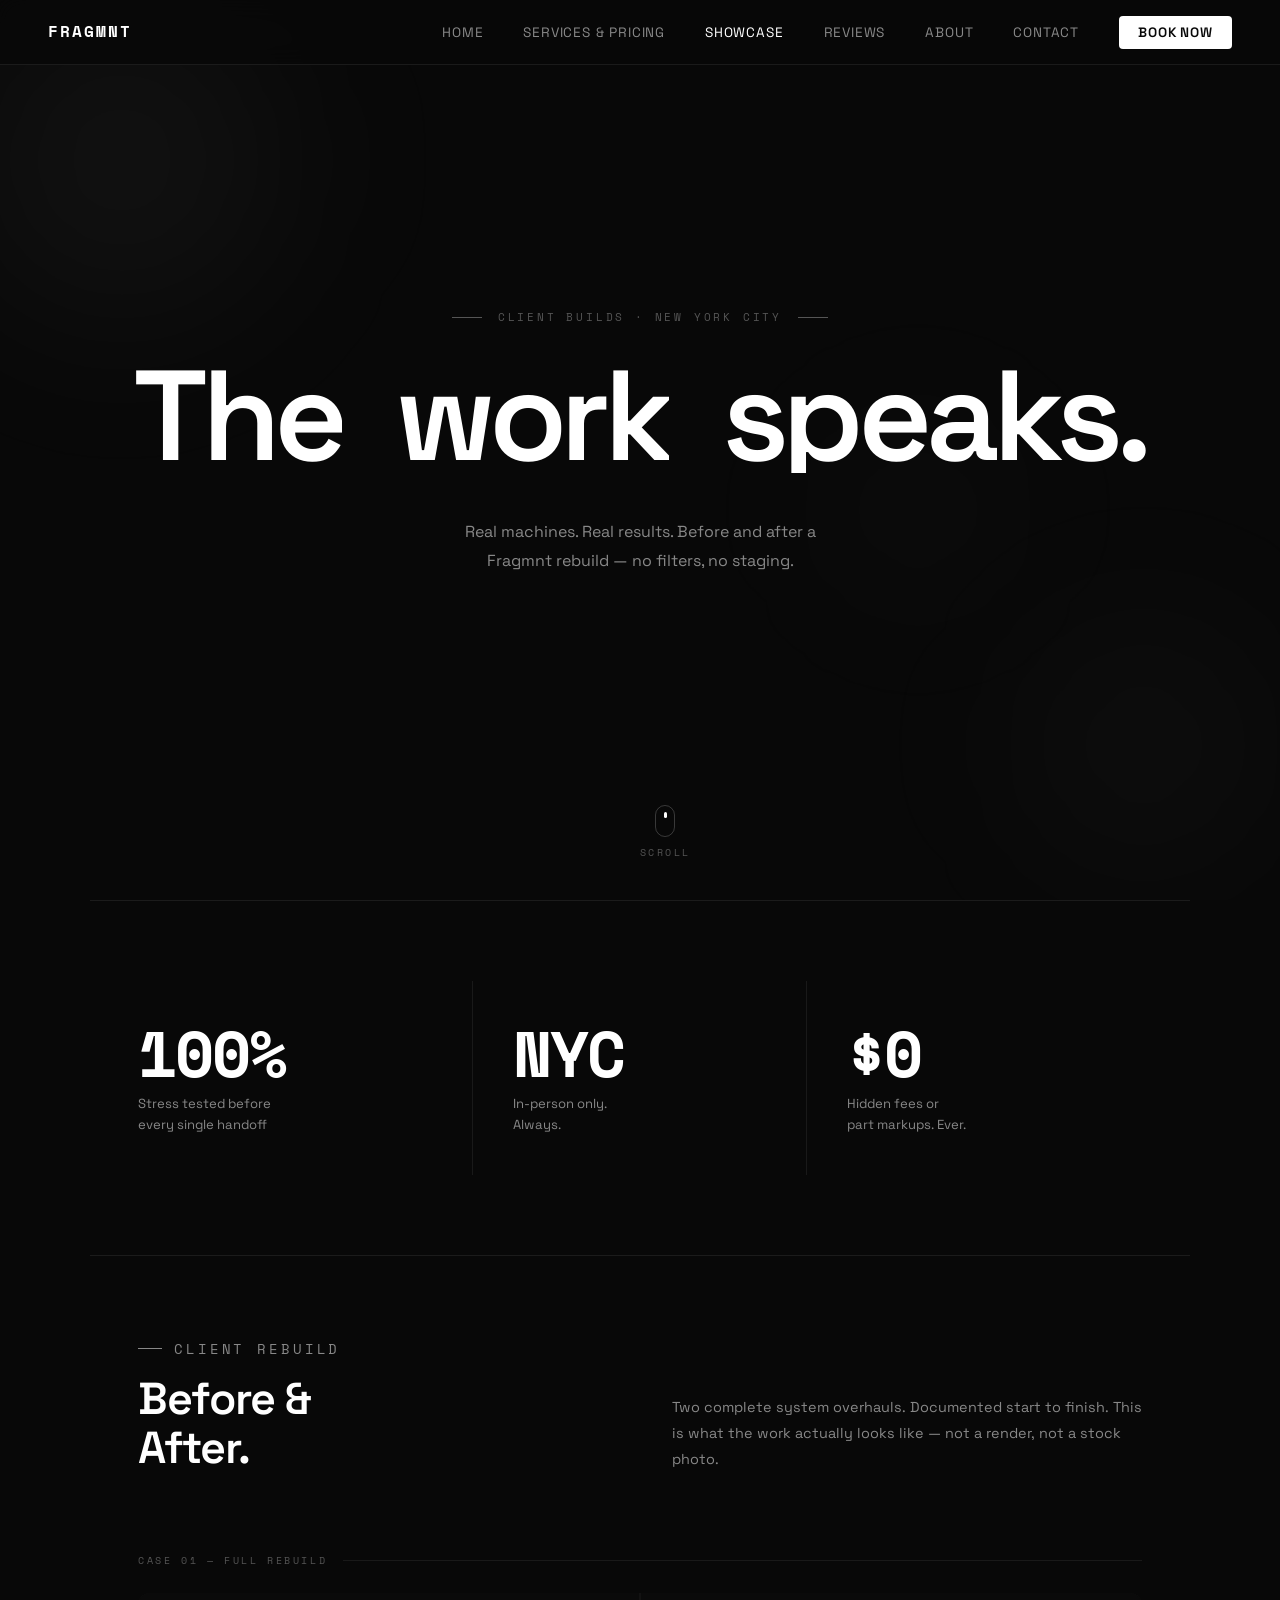
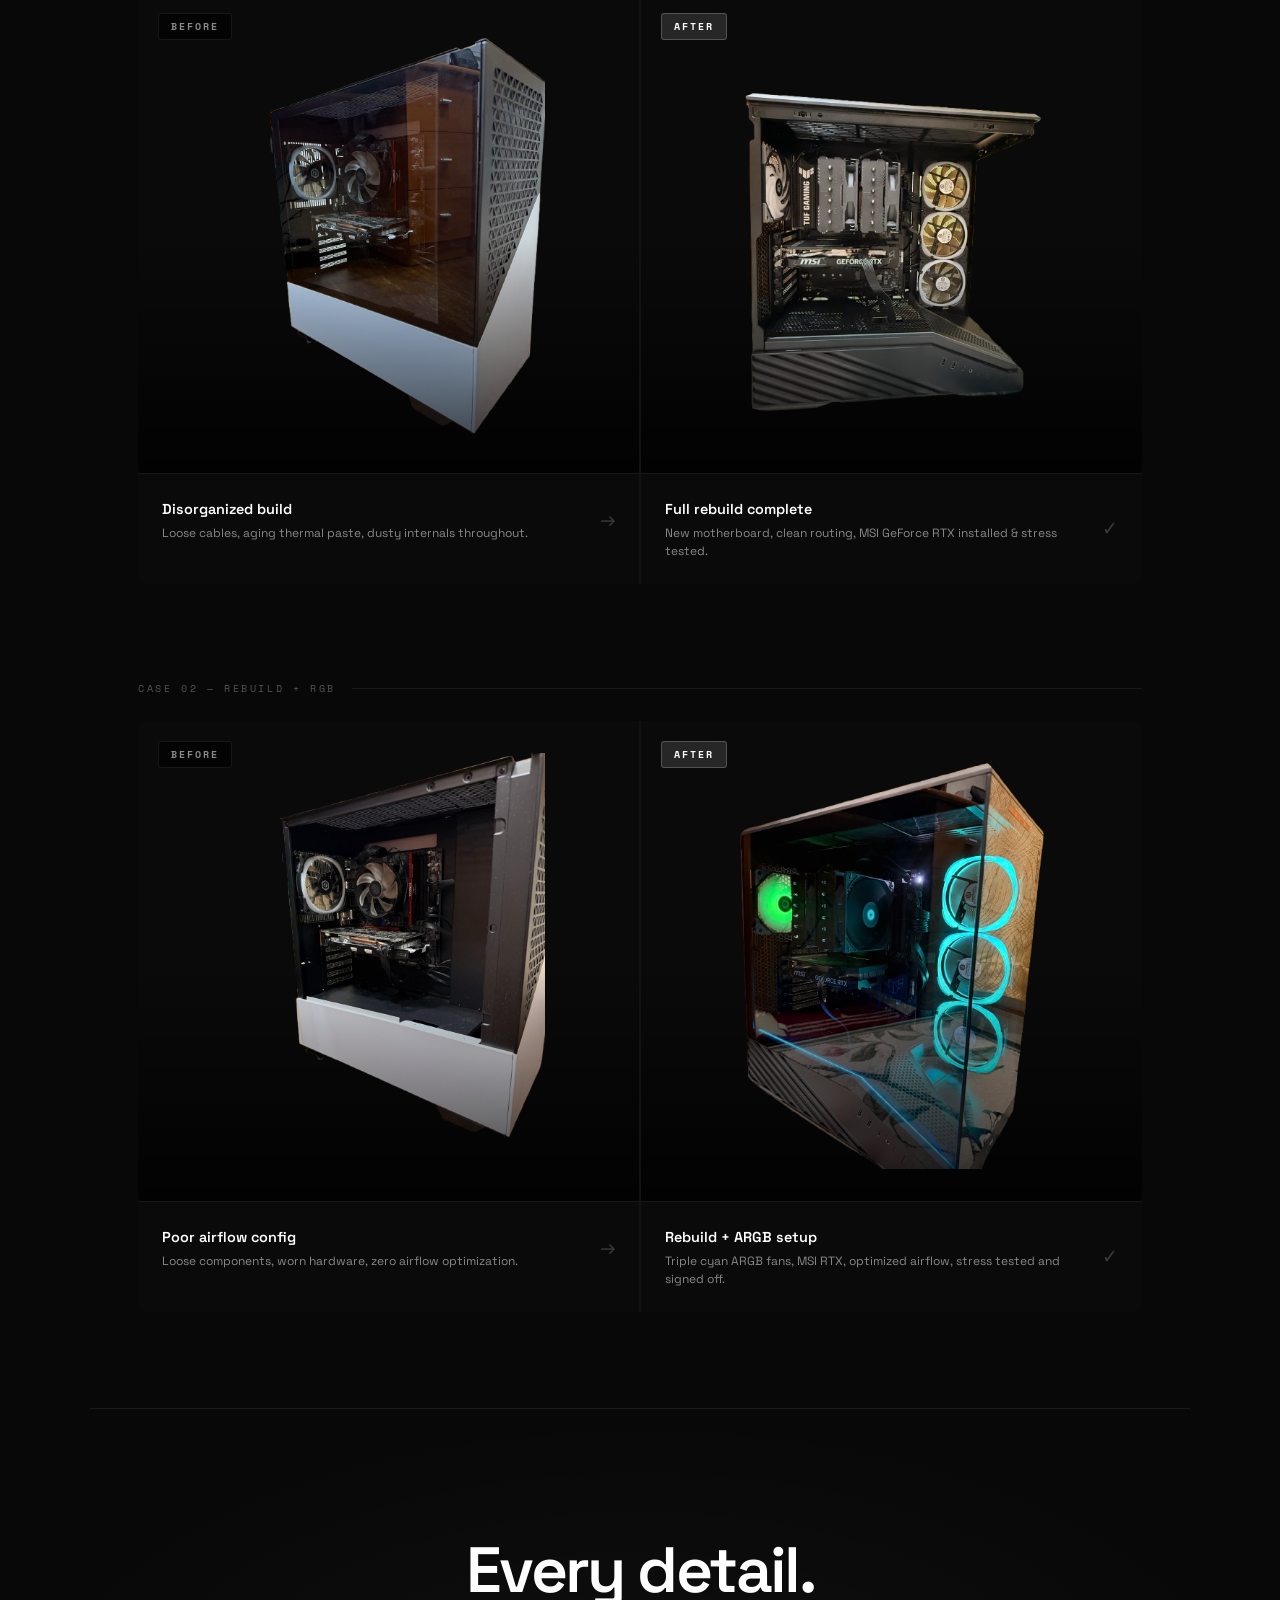
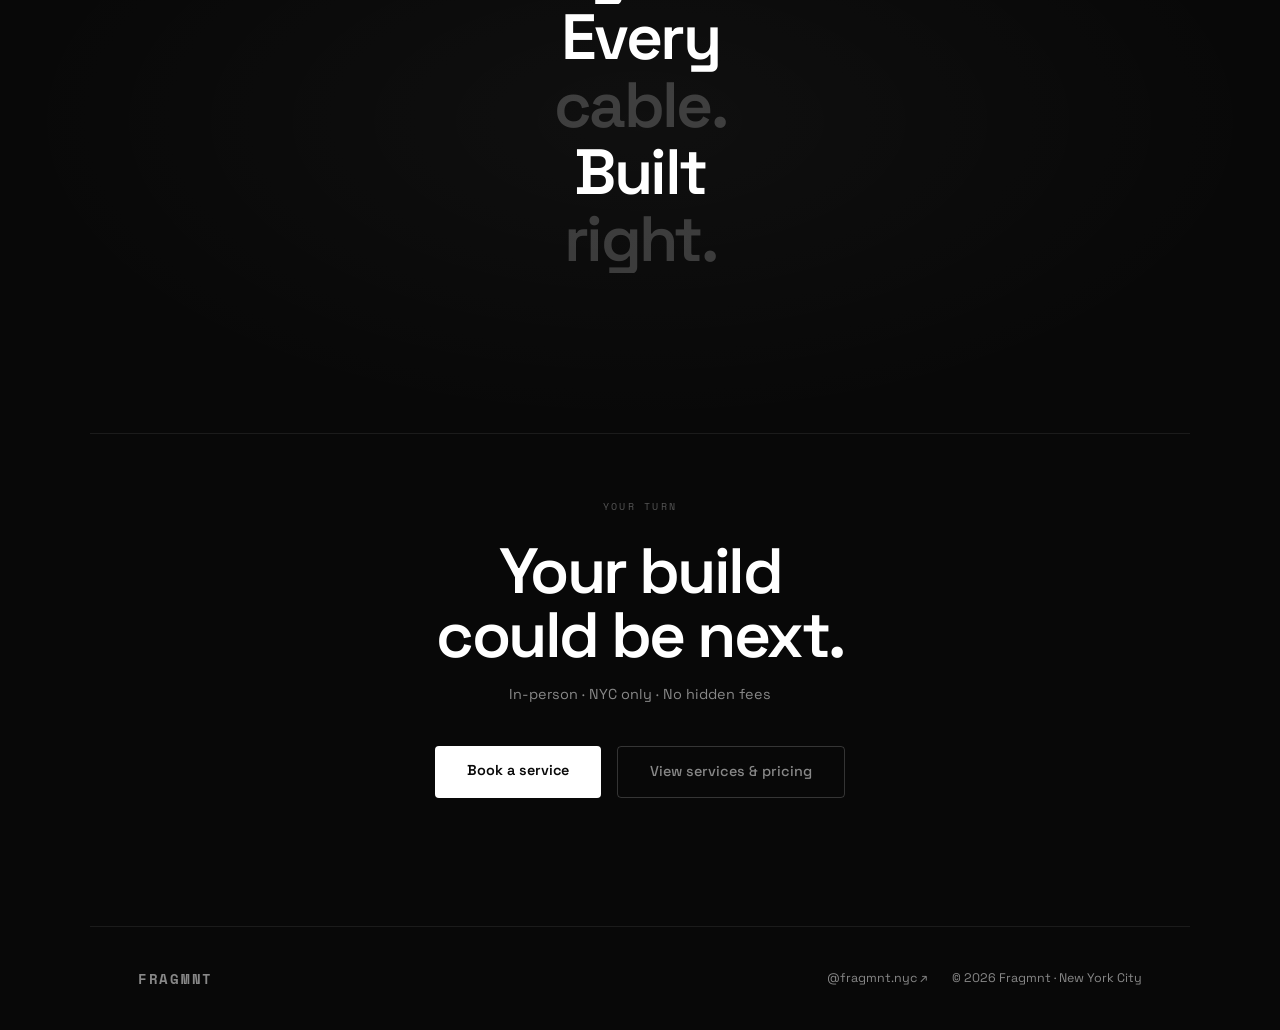
<file: showcase.html>
<!DOCTYPE html>
<html lang="en">
<head>
<meta charset="UTF-8">
<link rel="icon" type="image/png" href="FRAG1.png">
<meta name="viewport" content="width=device-width, initial-scale=1.0">
<title>Showcase — FRAGMNT</title>
<link rel="stylesheet" href="shared.css">
<script src="shared.js"></script>
<style>
  :root {
    --mono: 'Space Mono', monospace;
    --ash: #888;
    --ash-dim: #555;
    --line: rgba(255,255,255,0.07);
  }

  /* ── HERO ── */
  .sc-hero {
    min-height: 100vh;
    display: flex;
    flex-direction: column;
    justify-content: center;
    align-items: center;
    text-align: center;
    padding: 8rem 2rem 6rem;
    position: relative;
    overflow: hidden;
  }

  /* Animated gradient orbs in background */
  .orb {
    position: absolute;
    border-radius: 50%;
    filter: blur(80px);
    pointer-events: none;
    opacity: 0;
    animation: orbFloat 0s forwards;
  }

  .orb-1 {
    width: 500px; height: 500px;
    background: radial-gradient(circle, rgba(255,255,255,0.06) 0%, transparent 70%);
    top: -10%; left: -10%;
    animation: orbFloat1 8s ease-in-out infinite 0.5s, orbAppear 1.5s ease 0.2s forwards;
  }

  .orb-2 {
    width: 400px; height: 400px;
    background: radial-gradient(circle, rgba(255,255,255,0.04) 0%, transparent 70%);
    bottom: -5%; right: -5%;
    animation: orbFloat2 10s ease-in-out infinite 0.5s, orbAppear 1.5s ease 0.5s forwards;
  }

  .orb-3 {
    width: 300px; height: 300px;
    background: radial-gradient(circle, rgba(255,255,255,0.03) 0%, transparent 70%);
    top: 40%; left: 60%;
    animation: orbFloat3 12s ease-in-out infinite 0.5s, orbAppear 1.5s ease 0.8s forwards;
  }

  @keyframes orbAppear { to { opacity: 1; } }
  @keyframes orbFloat1 { 0%,100%{transform:translate(0,0)} 50%{transform:translate(40px,30px)} }
  @keyframes orbFloat2 { 0%,100%{transform:translate(0,0)} 50%{transform:translate(-30px,-40px)} }
  @keyframes orbFloat3 { 0%,100%{transform:translate(0,0)} 50%{transform:translate(20px,-30px)} }

  /* Hero text */
  .hero-eyebrow {
    font-family: var(--mono);
    font-size: 0.7rem;
    letter-spacing: 0.25em;
    text-transform: uppercase;
    color: var(--ash-dim);
    margin-bottom: 2rem;
    opacity: 0;
    animation: heroRise 0.8s cubic-bezier(.2,.7,.3,1) 0.3s forwards;
    position: relative;
    z-index: 2;
    display: flex;
    align-items: center;
    gap: 1rem;
  }

  .hero-eyebrow::before,
  .hero-eyebrow::after {
    content: '';
    display: block;
    width: 30px;
    height: 1px;
    background: var(--ash-dim);
  }

  .hero-title {
    font-size: clamp(4rem, 10vw, 10rem);
    font-weight: 600;
    letter-spacing: -0.05em;
    line-height: 0.9;
    color: #fff;
    margin-bottom: 2rem;
    opacity: 0;
    animation: heroRise 1s cubic-bezier(.2,.7,.3,1) 0.5s forwards;
    position: relative;
    z-index: 2;
  }

  /* Each word animates separately */
  .hero-title .word {
    display: inline-block;
    overflow: hidden;
  }

  .hero-title .word span {
    display: inline-block;
    opacity: 0;
    transform: translateY(100%);
    animation: wordRise 0.8s cubic-bezier(.2,.7,.3,1) forwards;
  }

  .hero-title .word:nth-child(1) span { animation-delay: 0.4s; }
  .hero-title .word:nth-child(2) span { animation-delay: 0.55s; }
  .hero-title .word:nth-child(3) span { animation-delay: 0.7s; }

  @keyframes wordRise { to { opacity: 1; transform: translateY(0); } }

  .hero-sub {
    font-size: 1rem;
    color: var(--ash);
    max-width: 360px;
    line-height: 1.8;
    opacity: 0;
    animation: heroRise 0.8s cubic-bezier(.2,.7,.3,1) 0.9s forwards;
    position: relative;
    z-index: 2;
    margin-bottom: 3rem;
  }

  @keyframes heroRise { to { opacity: 1; transform: translateY(0); } }

  /* Scroll indicator */
  .scroll-indicator {
    position: absolute;
    bottom: 2.5rem;
    left: 50%;
    transform: translateX(-50%);
    display: flex;
    flex-direction: column;
    align-items: center;
    gap: 0.5rem;
    opacity: 0;
    animation: heroRise 0.6s ease 1.4s forwards;
    z-index: 2;
  }

  .scroll-indicator span {
    font-family: var(--mono);
    font-size: 0.6rem;
    letter-spacing: 0.25em;
    text-transform: uppercase;
    color: var(--ash-dim);
  }

  .scroll-mouse {
    width: 20px;
    height: 32px;
    border: 1px solid rgba(255,255,255,0.2);
    border-radius: 10px;
    display: flex;
    justify-content: center;
    padding-top: 6px;
  }

  .scroll-wheel {
    width: 3px;
    height: 6px;
    background: #fff;
    border-radius: 2px;
    animation: scrollWheel 2s ease-in-out infinite;
  }

  @keyframes scrollWheel {
    0% { opacity: 1; transform: translateY(0); }
    100% { opacity: 0; transform: translateY(10px); }
  }

  /* ── STATS ── */
  .stats-section {
    max-width: 1100px;
    margin: 0 auto;
    padding: 5rem 3rem;
    display: grid;
    grid-template-columns: repeat(3, 1fr);
    gap: 0;
  }

  .stat-item {
    padding: 2.5rem;
    border-right: 1px solid var(--line);
    opacity: 0;
    transform: translateY(30px);
    transition: opacity 0.7s cubic-bezier(.2,.7,.3,1), transform 0.7s cubic-bezier(.2,.7,.3,1);
  }

  .stat-item:first-child { padding-left: 0; }
  .stat-item:last-child { border-right: none; }
  .stat-item.in-view { opacity: 1; transform: translateY(0); }
  .stat-item:nth-child(2) { transition-delay: 0.12s; }
  .stat-item:nth-child(3) { transition-delay: 0.24s; }

  .stat-num {
    font-family: var(--mono);
    font-size: clamp(2.5rem, 5vw, 4.5rem);
    font-weight: 700;
    color: #fff;
    line-height: 1;
    margin-bottom: 0.5rem;
    letter-spacing: -0.03em;
  }

  .stat-label { font-size: 0.82rem; color: var(--ash); line-height: 1.6; }

  /* ── SECTION INTRO ── */
  .section-intro {
    max-width: 1100px;
    margin: 0 auto;
    padding: 5rem 3rem 2rem;
    display: grid;
    grid-template-columns: 1fr 1fr;
    gap: 4rem;
    align-items: end;
    opacity: 0;
    transform: translateY(30px);
    transition: opacity 0.8s cubic-bezier(.2,.7,.3,1), transform 0.8s cubic-bezier(.2,.7,.3,1);
  }

  .section-intro.in-view { opacity: 1; transform: translateY(0); }
  .section-intro p { font-size: 0.9rem; color: var(--ash); line-height: 1.8; }

  /* ── BEFORE/AFTER REVEAL ── */
  .ba-section {
    max-width: 1100px;
    margin: 0 auto;
    padding: 3rem 3rem 6rem;
  }

  /* Case label */
  .case-label {
    font-family: var(--mono);
    font-size: 0.65rem;
    letter-spacing: 0.25em;
    text-transform: uppercase;
    color: var(--ash-dim);
    margin-bottom: 1.5rem;
    display: flex;
    align-items: center;
    gap: 1rem;
    opacity: 0;
    transform: translateX(-20px);
    transition: opacity 0.6s cubic-bezier(.2,.7,.3,1), transform 0.6s cubic-bezier(.2,.7,.3,1);
  }

  .case-label.in-view { opacity: 1; transform: translateX(0); }
  .case-label::after { content: ''; flex: 1; height: 1px; background: var(--line); }

  /* BA pair */
  .ba-pair {
    display: grid;
    grid-template-columns: 1fr 1fr;
    gap: 2px;
    margin-bottom: 6rem;
    background: rgba(255,255,255,0.04);
    border-radius: 12px;
    overflow: hidden;
  }

  .ba-pair:last-child { margin-bottom: 0; }

  .ba-card {
    background: #0a0a0a;
    position: relative;
    overflow: hidden;
    cursor: default;
  }

  /* Image container with clip reveal */
  .ba-img-wrap {
    overflow: hidden;
    position: relative;
    height: 480px;
  }

  .ba-img-wrap::after {
    content: '';
    position: absolute;
    inset: 0;
    background: linear-gradient(to bottom, transparent 50%, rgba(0,0,0,0.8) 100%);
    pointer-events: none;
    z-index: 1;
  }

  .ba-card img {
    width: 100%;
    height: 100%;
    object-fit: contain;
    padding: 2rem;
    display: block;
    transition: transform 0.9s cubic-bezier(.2,.7,.3,1);
    transform: scale(1.05);
    opacity: 0;
    filter: blur(6px);
  }

  .ba-card.in-view img {
    transform: scale(1);
    opacity: 1;
    filter: blur(0);
    transition: transform 0.9s cubic-bezier(.2,.7,.3,1), opacity 0.8s ease, filter 0.8s ease;
  }

  .ba-card:nth-child(2).in-view img {
    transition-delay: 0.15s;
  }

  .ba-card:hover img { transform: scale(1.03); }

  /* Tag */
  .ba-tag {
    position: absolute;
    top: 1.25rem;
    left: 1.25rem;
    z-index: 2;
    font-family: var(--mono);
    font-size: 0.6rem;
    letter-spacing: 0.2em;
    text-transform: uppercase;
    padding: 0.3rem 0.75rem;
    border-radius: 3px;
    font-weight: 700;
    backdrop-filter: blur(8px);
  }

  .ba-tag.before {
    background: rgba(0,0,0,0.6);
    color: var(--ash);
    border: 1px solid rgba(255,255,255,0.08);
  }

  .ba-tag.after {
    background: rgba(255,255,255,0.12);
    color: #fff;
    border: 1px solid rgba(255,255,255,0.2);
  }

  /* Info bar */
  .ba-info {
    padding: 1.5rem;
    position: relative;
    z-index: 2;
    border-top: 1px solid rgba(255,255,255,0.06);
    display: flex;
    align-items: center;
    justify-content: space-between;
    gap: 1rem;
    opacity: 0;
    transform: translateY(10px);
    transition: opacity 0.6s cubic-bezier(.2,.7,.3,1) 0.3s, transform 0.6s cubic-bezier(.2,.7,.3,1) 0.3s;
  }

  .ba-card.in-view .ba-info { opacity: 1; transform: translateY(0); }

  .ba-info-title { font-size: 0.9rem; font-weight: 600; color: #fff; margin-bottom: 0.2rem; }
  .ba-info-desc { font-size: 0.75rem; color: var(--ash); line-height: 1.5; }
  .ba-info-arrow {
    font-size: 1.2rem;
    color: rgba(255,255,255,0.2);
    flex-shrink: 0;
    transition: transform 0.3s, color 0.3s;
  }
  .ba-card:hover .ba-info-arrow { transform: translateX(4px); color: #fff; }

  /* ── FULL WIDTH STATEMENT ── */
  .statement-section {
    padding: 8rem 3rem;
    text-align: center;
    position: relative;
    overflow: hidden;
  }

  .statement-bg {
    position: absolute;
    inset: 0;
    background: radial-gradient(ellipse at center, rgba(255,255,255,0.03) 0%, transparent 70%);
    pointer-events: none;
  }

  .statement-text {
    font-size: clamp(2rem, 5vw, 5rem);
    font-weight: 600;
    letter-spacing: -0.04em;
    line-height: 1.05;
    color: #fff;
    max-width: 900px;
    margin: 0 auto 2rem;
    position: relative;
    z-index: 1;
  }

  .statement-text .dim { color: rgba(255,255,255,0.2); }

  /* Each line slides in */
  .statement-line {
    overflow: hidden;
    display: block;
  }

  .statement-line span {
    display: block;
    opacity: 0;
    transform: translateY(60px);
    transition: opacity 0.8s cubic-bezier(.2,.7,.3,1), transform 0.8s cubic-bezier(.2,.7,.3,1);
  }

  .statement-line:nth-child(2) span { transition-delay: 0.1s; }
  .statement-line:nth-child(3) span { transition-delay: 0.2s; }

  .statement-section.in-view .statement-line span {
    opacity: 1;
    transform: translateY(0);
  }

  /* ── CTA ── */
  .cta-section {
    max-width: 900px;
    margin: 0 auto;
    padding: 4rem 3rem 8rem;
    text-align: center;
  }

  .cta-eyebrow {
    font-family: var(--mono);
    font-size: 0.65rem;
    letter-spacing: 0.22em;
    text-transform: uppercase;
    color: var(--ash-dim);
    margin-bottom: 1.5rem;
    opacity: 0;
    transform: translateY(20px);
    transition: opacity 0.6s cubic-bezier(.2,.7,.3,1), transform 0.6s cubic-bezier(.2,.7,.3,1);
  }

  .cta-heading {
    font-size: clamp(2.5rem, 5vw, 5rem);
    font-weight: 600;
    letter-spacing: -0.04em;
    line-height: 1;
    color: #fff;
    margin-bottom: 1rem;
    opacity: 0;
    transform: translateY(30px);
    transition: opacity 0.8s cubic-bezier(.2,.7,.3,1) 0.1s, transform 0.8s cubic-bezier(.2,.7,.3,1) 0.1s;
  }

  .cta-sub {
    font-size: 0.9rem;
    color: var(--ash);
    margin-bottom: 2.5rem;
    opacity: 0;
    transform: translateY(20px);
    transition: opacity 0.6s cubic-bezier(.2,.7,.3,1) 0.2s, transform 0.6s cubic-bezier(.2,.7,.3,1) 0.2s;
  }

  .cta-btns {
    display: flex;
    gap: 1rem;
    justify-content: center;
    flex-wrap: wrap;
    opacity: 0;
    transform: translateY(20px);
    transition: opacity 0.6s cubic-bezier(.2,.7,.3,1) 0.3s, transform 0.6s cubic-bezier(.2,.7,.3,1) 0.3s;
  }

  .cta-section.in-view .cta-eyebrow,
  .cta-section.in-view .cta-heading,
  .cta-section.in-view .cta-sub,
  .cta-section.in-view .cta-btns {
    opacity: 1;
    transform: translateY(0);
  }

  /* ── RESPONSIVE ── */
  @media(max-width: 768px) {
    .sc-hero { padding: 7rem 1.5rem 5rem; }
    .stats-section { grid-template-columns: 1fr; padding: 3rem 1.5rem; }
    .stat-item { border-right: none; border-bottom: 1px solid var(--line); padding: 1.5rem 0; }
    .stat-item:last-child { border-bottom: none; }
    .section-intro { grid-template-columns: 1fr; gap: 1.5rem; padding: 3rem 1.5rem 1.5rem; }
    .ba-section { padding: 2rem 1.5rem 4rem; }
    .ba-pair { grid-template-columns: 1fr; }
    .ba-img-wrap { height: 300px; }
    .statement-section { padding: 5rem 1.5rem; }
    .cta-section { padding: 3rem 1.5rem 6rem; }
  }
</style>
</head>
<body>

<!-- ── HERO ── -->
<div class="sc-hero">
  <div class="orb orb-1"></div>
  <div class="orb orb-2"></div>
  <div class="orb orb-3"></div>

  <p class="hero-eyebrow">Client builds · New York City</p>

  <h1 class="hero-title">
    <span class="word"><span>The</span></span>&nbsp;
    <span class="word"><span>work</span></span>&nbsp;
    <span class="word"><span>speaks.</span></span>
  </h1>

  <p class="hero-sub">Real machines. Real results. Before and after a Fragmnt rebuild — no filters, no staging.</p>

  <div class="scroll-indicator">
    <div class="scroll-mouse"><div class="scroll-wheel"></div></div>
    <span>Scroll</span>
  </div>
</div>

<div class="divider"></div>

<!-- ── STATS ── -->
<div class="stats-section">
  <div class="stat-item">
    <div class="stat-num">100%</div>
    <div class="stat-label">Stress tested before<br>every single handoff</div>
  </div>
  <div class="stat-item">
    <div class="stat-num">NYC</div>
    <div class="stat-label">In-person only.<br>Always.</div>
  </div>
  <div class="stat-item">
    <div class="stat-num">$0</div>
    <div class="stat-label">Hidden fees or<br>part markups. Ever.</div>
  </div>
</div>

<div class="divider"></div>

<!-- ── SECTION INTRO ── -->
<div class="section-intro">
  <div>
    <p class="section-label">Client rebuild</p>
    <h2 class="section-title" style="margin-bottom:0;">Before &<br>After.</h2>
  </div>
  <p>Two complete system overhauls. Documented start to finish. This is what the work actually looks like — not a render, not a stock photo.</p>
</div>

<!-- ── BUILDS ── -->
<div class="ba-section">

  <!-- CASE 01 -->
  <div class="case-label">Case 01 — Full Rebuild</div>
  <div class="ba-pair">
    <div class="ba-card">
      <span class="ba-tag before">Before</span>
      <div class="ba-img-wrap">
        <img src="IMG_5026-removebg-preview.png" alt="Before rebuild case 01">
      </div>
      <div class="ba-info">
        <div>
          <div class="ba-info-title">Disorganized build</div>
          <div class="ba-info-desc">Loose cables, aging thermal paste, dusty internals throughout.</div>
        </div>
        <div class="ba-info-arrow">→</div>
      </div>
    </div>
    <div class="ba-card">
      <span class="ba-tag after">After</span>
      <div class="ba-img-wrap">
        <img src="IMG_5060-removebg-preview.png" alt="After rebuild case 01">
      </div>
      <div class="ba-info">
        <div>
          <div class="ba-info-title">Full rebuild complete</div>
          <div class="ba-info-desc">New motherboard, clean routing, MSI GeForce RTX installed & stress tested.</div>
        </div>
        <div class="ba-info-arrow">✓</div>
      </div>
    </div>
  </div>

  <!-- CASE 02 -->
  <div class="case-label">Case 02 — Rebuild + RGB</div>
  <div class="ba-pair">
    <div class="ba-card">
      <span class="ba-tag before">Before</span>
      <div class="ba-img-wrap">
        <img src="IMG_5029-removebg-preview.png" alt="Before rebuild case 02">
      </div>
      <div class="ba-info">
        <div>
          <div class="ba-info-title">Poor airflow config</div>
          <div class="ba-info-desc">Loose components, worn hardware, zero airflow optimization.</div>
        </div>
        <div class="ba-info-arrow">→</div>
      </div>
    </div>
    <div class="ba-card">
      <span class="ba-tag after">After</span>
      <div class="ba-img-wrap">
        <img src="IMG_5066-removebg-preview.png" alt="After rebuild case 02 RGB">
      </div>
      <div class="ba-info">
        <div>
          <div class="ba-info-title">Rebuild + ARGB setup</div>
          <div class="ba-info-desc">Triple cyan ARGB fans, MSI RTX, optimized airflow, stress tested and signed off.</div>
        </div>
        <div class="ba-info-arrow">✓</div>
      </div>
    </div>
  </div>

</div>

<!-- ── STATEMENT ── -->
<div class="divider"></div>
<div class="statement-section">
  <div class="statement-bg"></div>
  <div class="statement-text">
    <span class="statement-line"><span>Every detail.</span></span>
    <span class="statement-line"><span>Every <span class="dim">cable.</span></span></span>
    <span class="statement-line"><span>Built <span class="dim">right.</span></span></span>
  </div>
</div>
<div class="divider"></div>

<!-- ── CTA ── -->
<div class="cta-section">
  <p class="cta-eyebrow">Your turn</p>
  <h2 class="cta-heading">Your build<br>could be next.</h2>
  <p class="cta-sub">In-person · NYC only · No hidden fees</p>
  <div class="cta-btns">
    <a href="book.html" class="btn-primary">Book a service</a>
    <a href="services.html" class="btn-ghost">View services & pricing</a>
  </div>
</div>

<script>
function checkAll() {
  const vh = window.innerHeight;

  // Stats
  document.querySelectorAll('.stat-item').forEach((el, i) => {
    const r = el.getBoundingClientRect();
    if (r.top < vh * 0.88 && r.bottom > 0) {
      setTimeout(() => el.classList.add('in-view'), i * 120);
    }
  });

  // Section intro
  const intro = document.querySelector('.section-intro');
  if (intro) {
    const r = intro.getBoundingClientRect();
    if (r.top < vh * 0.88) intro.classList.add('in-view');
  }

  // Case labels
  document.querySelectorAll('.case-label').forEach(el => {
    const r = el.getBoundingClientRect();
    if (r.top < vh * 0.9) el.classList.add('in-view');
  });

  // BA cards — both images in a pair reveal together
  document.querySelectorAll('.ba-pair').forEach(pair => {
    const r = pair.getBoundingClientRect();
    if (r.top < vh * 0.85) {
      pair.querySelectorAll('.ba-card').forEach((card, i) => {
        setTimeout(() => card.classList.add('in-view'), i * 150);
      });
    }
  });

  // Statement section
  const stmt = document.querySelector('.statement-section');
  if (stmt) {
    const r = stmt.getBoundingClientRect();
    if (r.top < vh * 0.85) stmt.classList.add('in-view');
  }

  // CTA
  const cta = document.querySelector('.cta-section');
  if (cta) {
    const r = cta.getBoundingClientRect();
    if (r.top < vh * 0.88) cta.classList.add('in-view');
  }
}

window.addEventListener('scroll', checkAll, { passive: true });
setTimeout(checkAll, 200);
</script>
</body>
</html>
</file>
<file: shared.css>
@import url('https://fonts.googleapis.com/css2?family=Space+Grotesk:wght@300;400;500;600;700&family=Space+Mono:wght@400;700&display=swap');

*,*::before,*::after{box-sizing:border-box;margin:0;padding:0;}
:root{
  --black:#080808;
  --surface:#111111;
  --surface2:#181818;
  --border:rgba(255,255,255,0.08);
  --border-hover:rgba(255,255,255,0.18);
  --text:#f0f0f0;
  --muted:#888;
  --white:#ffffff;
}
html{scroll-behavior:smooth;}
body{background:var(--black);color:var(--text);font-family:'Space Grotesk',sans-serif;font-size:16px;line-height:1.6;-webkit-font-smoothing:antialiased;}

nav{position:fixed;top:0;left:0;right:0;z-index:100;display:flex;align-items:center;justify-content:space-between;padding:1.2rem 3rem;background:rgba(8,8,8,0.9);backdrop-filter:blur(12px);border-bottom:1px solid var(--border);}
.nav-logo{font-family:'Space Mono',monospace;font-size:1rem;font-weight:700;letter-spacing:0.12em;color:var(--white);text-decoration:none;}
.nav-links{display:flex;gap:2.5rem;list-style:none;}
.nav-links a{color:var(--muted);text-decoration:none;font-size:0.85rem;letter-spacing:0.06em;text-transform:uppercase;transition:color 0.2s;}
.nav-links a:hover{color:var(--white);}
.nav-links a.active{color:var(--white);}
.nav-cta{background:var(--white) !important;color:var(--black) !important;padding:0.5rem 1.2rem;border-radius:4px;font-weight:600 !important;}
.nav-cta:hover{opacity:0.85;}
.nav-hamburger{display:none;background:none;border:none;color:var(--white);font-size:1.4rem;cursor:pointer;}

.divider{height:1px;background:var(--border);max-width:1100px;margin:0 auto;}
footer{display:flex;align-items:center;justify-content:space-between;max-width:1100px;margin:0 auto;padding:2.5rem 3rem;}
.footer-logo{font-family:'Space Mono',monospace;font-size:0.9rem;font-weight:700;letter-spacing:0.12em;color:var(--muted);}
.footer-copy{font-size:0.78rem;color:var(--muted);}
.footer-link{color:var(--muted);text-decoration:none;font-size:0.78rem;transition:color 0.2s;}
.footer-link:hover{color:var(--white);}

.section-label{font-family:'Space Mono',monospace;font-size:0.7rem;letter-spacing:0.2em;text-transform:uppercase;color:var(--muted);margin-bottom:0.75rem;display:flex;align-items:center;gap:0.75rem;}
.section-label::before{content:'';display:block;width:24px;height:1px;background:var(--muted);}
.section-title{font-size:clamp(1.8rem,3.5vw,2.8rem);font-weight:600;letter-spacing:-0.025em;color:var(--white);margin-bottom:3.5rem;line-height:1.1;}

.btn-primary{background:var(--white);color:var(--black);border:none;padding:0.85rem 2rem;border-radius:4px;font-family:'Space Grotesk',sans-serif;font-size:0.9rem;font-weight:600;cursor:pointer;text-decoration:none;transition:opacity 0.2s;display:inline-block;}
.btn-primary:hover{opacity:0.85;}
.btn-ghost{background:transparent;color:var(--muted);border:1px solid var(--border-hover);padding:0.85rem 2rem;border-radius:4px;font-family:'Space Grotesk',sans-serif;font-size:0.9rem;font-weight:500;cursor:pointer;text-decoration:none;transition:border-color 0.2s,color 0.2s;display:inline-block;}
.btn-ghost:hover{border-color:var(--white);color:var(--white);}

@media(max-width:768px){
  nav{padding:1rem 1.5rem;}
  .nav-links{display:none;flex-direction:column;position:absolute;top:100%;left:0;right:0;background:rgba(8,8,8,0.98);border-bottom:1px solid var(--border);padding:1.5rem;gap:1.25rem;}
  .nav-links.open{display:flex;}
  .nav-hamburger{display:block;}
  footer{flex-direction:column;gap:1rem;text-align:center;padding:2rem 1.5rem;}
}

/* ── SHARED SCROLL ANIMATIONS ── */
.fade-up {
  opacity: 0;
  transform: translateY(40px);
  transition: opacity 0.8s cubic-bezier(.2,.7,.3,1), transform 0.8s cubic-bezier(.2,.7,.3,1);
}
.fade-up.visible { opacity: 1; transform: translateY(0); }
.fade-up.d1 { transition-delay: 0.1s; }
.fade-up.d2 { transition-delay: 0.2s; }
.fade-up.d3 { transition-delay: 0.3s; }

.fade-left {
  opacity: 0;
  transform: translateX(-40px);
  transition: opacity 0.8s cubic-bezier(.2,.7,.3,1), transform 0.8s cubic-bezier(.2,.7,.3,1);
}
.fade-left.visible { opacity: 1; transform: translateX(0); }

.fade-right {
  opacity: 0;
  transform: translateX(40px);
  transition: opacity 0.8s cubic-bezier(.2,.7,.3,1), transform 0.8s cubic-bezier(.2,.7,.3,1);
}
.fade-right.visible { opacity: 1; transform: translateX(0); }

.scale-in {
  opacity: 0;
  transform: scale(0.95);
  transition: opacity 0.8s cubic-bezier(.2,.7,.3,1), transform 0.8s cubic-bezier(.2,.7,.3,1);
}
.scale-in.visible { opacity: 1; transform: scale(1); }
</file>
